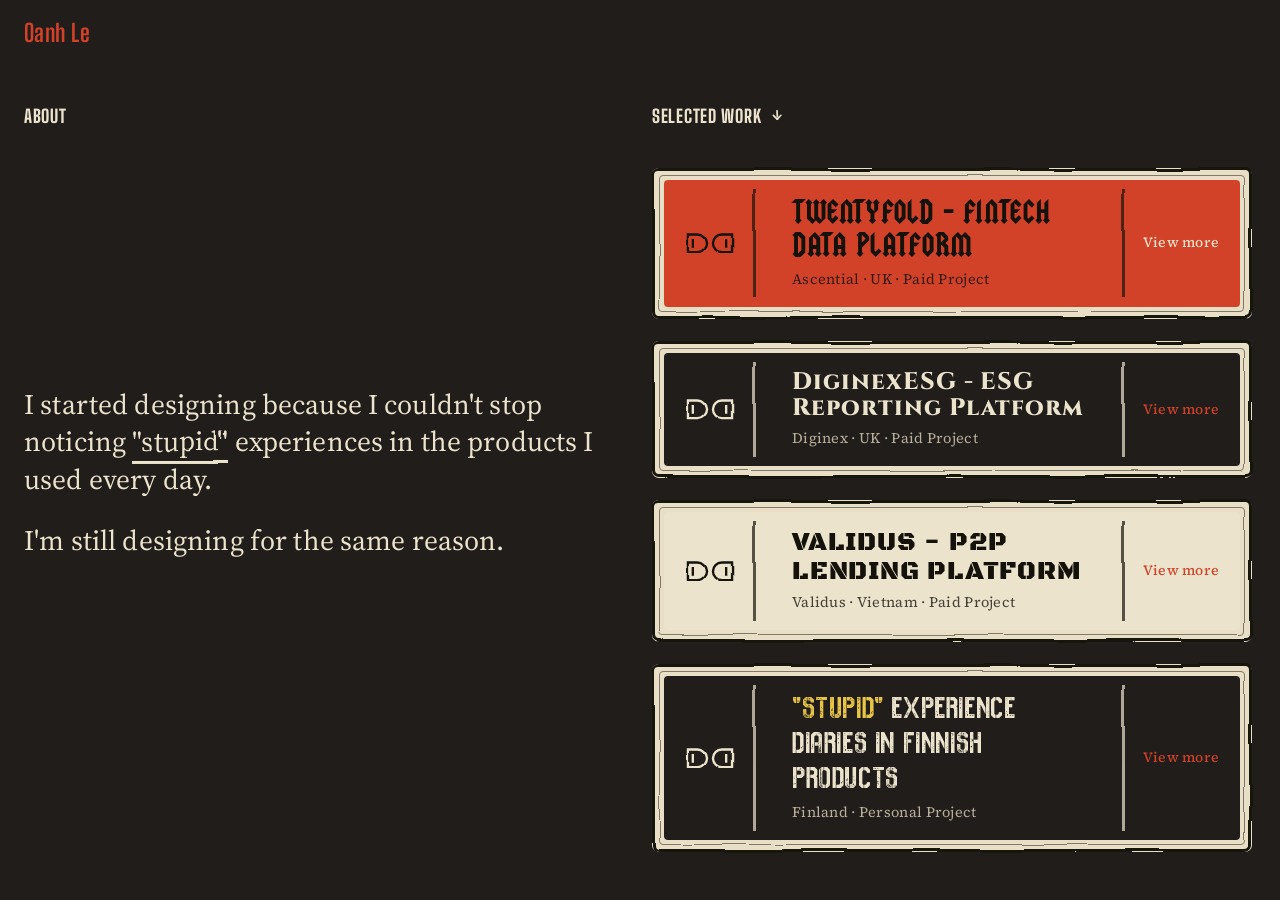
<file: index.html>
<!DOCTYPE html>
<html lang="en">
<head>
<meta charset="UTF-8">
<meta name="viewport" content="width=device-width, initial-scale=1.0, viewport-fit=cover">
<meta name="theme-color" content="#211D1A">
<title>Oanh Le, Product Designer</title>
<link rel="preconnect" href="https://fonts.googleapis.com">
<link rel="preconnect" href="https://fonts.gstatic.com" crossorigin>
<link href="https://fonts.googleapis.com/css2?family=Big+Shoulders+Display:wght@600;700;800&family=Bungee&family=Cinzel:wght@600;700;800;900&family=Source+Serif+4:ital,opsz,wght@0,8..60,300;0,8..60,400;0,8..60,500;0,8..60,600;0,8..60,700;1,8..60,400;1,8..60,500&display=swap" rel="stylesheet">
<link rel="prefetch" href="base.css" as="style">
<link rel="prefetch" href="casestudy.css" as="style">
<link rel="prefetch" href="case-twentyfold.html">
<link rel="prefetch" href="case-diginex.html">
<link rel="prefetch" href="case-validus.html">
<link rel="prefetch" href="case-stupid.html">
<link rel="preload" as="image" href="assets/intro/twentyfold.jpg">
<link rel="preload" as="image" href="assets/intro/esg.jpg">
<link rel="preload" as="image" href="assets/intro/validus.jpg">
<link rel="preload" as="image" href="assets/intro/stupid.jpg">
<link href="base.css" rel="stylesheet">
<link href="home.css" rel="stylesheet">
<link href="casestudy.css" rel="stylesheet">
<script>try{if(sessionStorage.getItem('portfolio-home-state'))document.documentElement.classList.add('home-restoring','home-no-transitions');}catch(e){}</script>
</head>
<body>
<svg class="defs" aria-hidden="true" xmlns="http://www.w3.org/2000/svg">
  <filter id="rough"><feTurbulence type="fractalNoise" baseFrequency="0.013 0.02" numOctaves="2" seed="4" result="n"/><feDisplacementMap in="SourceGraphic" in2="n" scale="4.5" xChannelSelector="R" yChannelSelector="G"/></filter>
  <filter id="rough2"><feTurbulence type="fractalNoise" baseFrequency="0.02 0.035" numOctaves="2" seed="11" result="n"/><feDisplacementMap in="SourceGraphic" in2="n" scale="3" xChannelSelector="R" yChannelSelector="G"/></filter>
</svg>
<div class="page">
<header class="bar">
  <div class="bar-inner">
    <a class="brand" href="#top"><span class="rl">Oanh Le</span></a>
    <nav class="menu menu-mobile" aria-label="Site">
      <a href="#work" class="nav-tab" data-panel="work">Work</a>
      <a href="#about" class="nav-tab" data-panel="about">About</a>
    </nav>
  </div>
</header>

<main id="top" class="home-shell">
  <nav class="home-desktop-tabs" aria-label="Sections">
    <div class="desk-tab-wrap desk-tab-about-wrap">
      <a href="#about" class="desk-tab" data-desk-tab="about">About</a>
      <button type="button" class="desk-close" data-desk-close="about" aria-label="Close About" hidden>
        <svg class="desk-close-icon" viewBox="0 0 24 24" aria-hidden="true" fill="none" stroke="currentColor" stroke-width="2.4" stroke-linecap="round"><path d="M6 6l12 12"/><path d="M18 6 6 18"/></svg>
      </button>
    </div>
    <div class="desk-tab-wrap desk-tab-side-wrap">
      <a href="#side" class="desk-tab" data-desk-tab="side">Side Projects</a>
      <button type="button" class="desk-close" data-desk-close="side" aria-label="Close Side Projects" hidden>
        <svg class="desk-close-icon" viewBox="0 0 24 24" aria-hidden="true" fill="none" stroke="currentColor" stroke-width="2.4" stroke-linecap="round"><path d="M6 6l12 12"/><path d="M18 6 6 18"/></svg>
      </button>
    </div>
    <div class="desk-tab-work-group">
      <button type="button" class="desk-work-title" id="deskWorkTitle" aria-expanded="false" aria-label="Selected Work, expand or collapse all cards">
        <span class="desk-work-title-txt">Selected Work</span>
        <svg class="desk-work-arr" viewBox="0 0 22 22" aria-hidden="true" fill="none" stroke="currentColor" stroke-width="2.2" stroke-linecap="round" stroke-linejoin="round"><path d="M3 11c2.5-.2 5-.35 9-.5"/><path d="M10 5.5c2 1.6 3.5 3.4 5.5 5.5"/><path d="M10 16c2-1.6 3.5-3.2 5.5-5.5"/></svg>
      </button>
    </div>
  </nav>
  <aside class="home-left" aria-label="Introduction">
    <div class="home-left-scroll is-intro" id="leftScroll">
      <div class="scroll-inner scroll-inner-left">
      <div id="panel-left-intro" class="left-panel">
        <p class="thesis">I started designing because I couldn't stop noticing <a href="#work-stupid" class="jump-stupid" aria-label="Jump to Side Projects on the right">"stupid"</a> experiences in the products I used every day.<span class="thesis-tail">I'm still designing for the same reason.</span></p>
      </div>

      <div id="panel-left-about" class="left-panel about-panel" hidden>
        <header class="cs-hero">
          <h1 class="cs-title about-name">Oanh Le</h1>
          <p class="cs-sub subhead">Product Designer in fintech, sustainability tech, and enterprise B2B SaaS.</p>
        </header>
        <div class="rule"></div>
        <div class="ab-block">
          <div class="ab-eyebrow">Experience</div>
          <div class="ab-row">
            <div class="ab-left">
              <div class="ab-role-group">
                <div class="role subhead">Product Designer</div>
                <div class="org"><a class="ab-org-link subhead" href="https://www.hodfords.com/home/main/en/" target="_blank" rel="noopener noreferrer">Hodfords<svg class="ext-icon" viewBox="0 0 24 24" aria-hidden="true" fill="none" stroke="currentColor" stroke-width="2" stroke-linecap="round" stroke-linejoin="round"><path d="M15 3h6v6"/><path d="M10 14 21 3"/></svg></a></div>
              </div>
              <div class="ab-meta-group">
                <div class="meta">Jun 2021 – Aug 2023</div>
                <div class="meta">Remote · Vietnam</div>
              </div>
            </div>
            <div class="ab-right"><ul>
              <li>Shaped product and design strategies aligned with business goals and user needs across fintech and enterprise projects.</li>
              <li>Collaborated with stakeholders and developers to deliver scalable UI/UX solutions for clients.</li>
              <li>Balanced user experience, technical feasibility, and product objectives throughout the design process.</li>
              <li>Clients include: DiginexESG, Ascential.</li>
            </ul></div>
          </div>
          <div class="ab-row">
            <div class="ab-left">
              <div class="ab-role-group">
                <div class="role subhead">Junior UI/UX Designer</div>
                <div class="org"><a class="ab-org-link subhead" href="https://validusgrp.com/" target="_blank" rel="noopener noreferrer">Validus<svg class="ext-icon" viewBox="0 0 24 24" aria-hidden="true" fill="none" stroke="currentColor" stroke-width="2" stroke-linecap="round" stroke-linejoin="round"><path d="M15 3h6v6"/><path d="M10 14 21 3"/></svg></a></div>
              </div>
              <div class="ab-meta-group">
                <div class="meta">Jun 2020 – Jun 2021</div>
                <div class="meta">Vietnam</div>
              </div>
            </div>
            <div class="ab-right"><ul>
              <li>Worked with Product Leadership to define features and improve financial product experiences through user-centered design.</li>
              <li>Conducted market and competitor research to support product decisions across Singapore, Thailand, and Vietnam.</li>
              <li>Partnered with developers to ensure design solutions were practical, scalable, and aligned with business needs.</li>
            </ul></div>
          </div>
        </div>
        <div class="rule"></div>
        <div class="ab-block">
          <div class="ab-eyebrow">Skills</div>
          <div class="ab-grid ab-skills">
            <div class="grp ab-skills-how"><div class="subhead">How I work</div>
              <div class="grp-body">
                <p>Discovery <span class="flow-arrow" aria-hidden="true">→</span> hypothesis <span class="flow-arrow" aria-hidden="true">→</span> low-fi validation <span class="flow-arrow" aria-hidden="true">→</span> high-fidelity design <span class="flow-arrow" aria-hidden="true">→</span> post-launch evaluation.</p>
                <p>I start from the user, who pays, what they're buying, and which design decisions move the metrics that matter.</p>
              </div>
              <div class="subhead">What I do</div>
              <p>User research, User interviewing, Usability testing, Competitive analysis, Product strategy, Feature definition, Wireframing, User interface, Prototyping, Information hierarchy, A/B Testing, Design systems, B2B platforms, Enterprise solutions, Stakeholder management, Cross-functional collaboration, AI-assisted prototyping.</p>
            </div>
            <div class="grp ab-skills-markets"><div class="subhead">Markets and languages</div>
              <div class="grp-body">
                <p>Designed for users across Vietnam, Singapore, Thailand, and European enterprise contexts.</p>
                <p>Vietnamese (native)</p>
                <p>English (professional working proficiency)</p>
              </div>
            </div>
            <div class="grp ab-skills-domains"><div class="subhead">Domains</div>
              <div class="grp-body">
                <p>Fintech. Intelligence platforms, lending marketplaces, SME supply chain financing, regulated multi-market environments.</p>
                <p>Sustainability tech. ESG reporting, multi-framework disclosure, multi-stakeholder workflows, enterprise compliance.</p>
                <p>Enterprise B2B. Multi-entity modelling, complex data products, design systems, subscription surfaces.</p>
              </div>
            </div>
            <div class="grp ab-skills-tools"><div class="subhead">Tools</div>
              <p>Figma · FigJam · Maze · Miro · Jira · Claude · Cursor</p>
            </div>
          </div>
        </div>
        <div class="rule"></div>
        <div class="ab-block ab-duo">
          <div class="ab-duo-col">
            <div class="ab-eyebrow">Education</div>
            <div class="grp">
              <div class="ab-sub">Tampere University of Applied Sciences (TAMK), Finland</div>
              <div class="grp-body">
                <p>Bachelor of Culture and Arts</p>
                <p>Minor: Interactive Media</p>
              </div>
            </div>
          </div>
          <div class="ab-duo-col">
            <div class="ab-eyebrow">Recommendations</div>
            <p class="ab-quote">"Oanh is a critical thinker. Her inquisitive mind and appreciation for art clearly reflect the qualities of a promising UX designer. She works closely with her development team to ensure her designs are practical and achievable, and this collaborative spirit would make her a valuable addition to any organisation."
              <span class="by">Keith Ong · Technical Manager, Validus</span>
            </p>
          </div>
        </div>
        <footer class="left-footer">
          <div class="rule"></div>
          <div class="contact">
            <a class="ci" href="mailto:lengocoanh1911@gmail.com">lengocoanh1911@gmail.com</a>
            <a class="ci" href="tel:+3584578338834">+358 457 833 8834</a>
            <a class="ci link" href="https://www.behance.net/lengocoanh" target="_blank" rel="noopener noreferrer">Behance<svg class="ext-icon" viewBox="0 0 24 24" aria-hidden="true" fill="none" stroke="currentColor" stroke-width="2" stroke-linecap="round" stroke-linejoin="round"><path d="M15 3h6v6"/><path d="M10 14 21 3"/></svg></a>
            <a class="ci link" href="https://www.linkedin.com/in/oanh-le-391289180" target="_blank" rel="noopener noreferrer">LinkedIn<svg class="ext-icon" viewBox="0 0 24 24" aria-hidden="true" fill="none" stroke="currentColor" stroke-width="2" stroke-linecap="round" stroke-linejoin="round"><path d="M15 3h6v6"/><path d="M10 14 21 3"/></svg></a>
          </div>
        </footer>
      </div>

      <div id="panel-left-side" class="left-panel side-panel" hidden>
        <h2 class="side-title">Side Projects</h2>
        <p class="side-empty">Upload later</p>
      </div>
      </div>
    </div>
    <div class="home-left-foot">
      <nav class="home-nav" aria-label="Left column">
        <div class="left-tab-row" data-left-row="about">
          <a href="#about" class="left-tab" data-left="about">About</a>
          <button type="button" class="left-close" data-close="about" aria-label="Close About" hidden>
            <svg class="left-close-icon" viewBox="0 0 24 24" aria-hidden="true" fill="none" stroke="currentColor" stroke-width="2.4" stroke-linecap="round"><path d="M6 6l12 12"/><path d="M18 6 6 18"/></svg>
          </button>
        </div>
        <div class="left-tab-row" data-left-row="side">
          <a href="#side" class="left-tab" data-left="side">Side Projects</a>
          <button type="button" class="left-close" data-close="side" aria-label="Close Side Projects" hidden>
            <svg class="left-close-icon" viewBox="0 0 24 24" aria-hidden="true" fill="none" stroke="currentColor" stroke-width="2.4" stroke-linecap="round"><path d="M6 6l12 12"/><path d="M18 6 6 18"/></svg>
          </button>
        </div>
      </nav>
    </div>
  </aside>

  <div class="home-right">
    <div class="home-right-scroll" id="rightScroll">
      <div class="scroll-inner scroll-inner-right">
      <div id="panel-work" class="right-panel">
      <section id="work" class="work-section">
        <div class="section-head">
          <h2>Selected Work</h2>
        </div>
        <div class="stack" id="stack">

          <article class="tape tape-twentyfold" data-case="case-twentyfold.html">
            <div class="spine">
              <div class="cap-l"><svg class="ddlogo" viewBox="0 0 34 14" aria-hidden="true" fill="none"><path d="M2 1h7a6 6 0 0 1 0 12H2zM6 4v6" stroke="currentColor" stroke-width="1.6"/><path d="M32 1h-7a6 6 0 0 0 0 12h7zM28 4v6" stroke="currentColor" stroke-width="1.6"/></svg></div>
              <div class="label">
                <div class="tname"><span class="tname-long">Twentyfold - Fintech Data Platform</span><span class="tname-short">Twentyfold</span></div>
                <div class="talbum"><span class="talbum-org">Ascential · </span>UK · Paid Project</div>
              </div>
              <div class="cap-r">
                <a class="viewmore" href="case-twentyfold.html" aria-label="View Twentyfold case study">View more</a>
              </div>
            </div>
            <div class="detail">
              <div class="detail-inner">
                <div class="ddiv"></div>
                <div class="detail-in">
                  <div class="slotwrap"><img src="./assets/intro/twentyfold.jpg" alt="Twentyfold fintech intelligence platform" width="1400" height="719" loading="eager" decoding="async" fetchpriority="high"></div>
                  <div class="d-text">
                    <div class="d-block"><div class="d-lab">What it is</div><p>Fintech intelligence platform built for Money20/20.</p></div>
                    <div class="d-block"><div class="d-lab">Role + team</div><p>Sole product designer · 1 product owner · 6 engineers</p></div>
                    <div class="d-tags"><span>Information architecture</span><span>Fintech intelligence</span></div>
                  </div>
                </div>
              </div>
            </div>
          </article>

          <article class="tape tape-diginex" data-case="case-diginex.html">
            <div class="spine">
              <div class="cap-l"><svg class="ddlogo" viewBox="0 0 34 14" aria-hidden="true" fill="none"><path d="M2 1h7a6 6 0 0 1 0 12H2zM6 4v6" stroke="currentColor" stroke-width="1.6"/><path d="M32 1h-7a6 6 0 0 0 0 12h7zM28 4v6" stroke="currentColor" stroke-width="1.6"/></svg></div>
              <div class="label">
                <div class="tname"><span class="tname-long">DiginexESG - ESG Reporting Platform</span><span class="tname-short">DiginexESG</span></div>
                <div class="talbum"><span class="talbum-org">Diginex · </span>UK · Paid Project</div>
              </div>
              <div class="cap-r">
                <a class="viewmore" href="case-diginex.html" aria-label="View DiginexESG case study">View more</a>
              </div>
            </div>
            <div class="detail">
              <div class="detail-inner">
                <div class="ddiv"></div>
                <div class="detail-in">
                  <div class="slotwrap"><img src="./assets/intro/esg.jpg" alt="DiginexESG sustainability reporting platform" width="1400" height="719" loading="eager" decoding="async"></div>
                  <div class="d-text">
                    <div class="d-block"><div class="d-lab">What it is</div><p>Powered ESG reporting platform for enterprise sustainability teams.</p></div>
                    <div class="d-block"><div class="d-lab">Role + team</div><p>1 of 4 designers · 3 product manager · 6 engineers</p></div>
                    <div class="d-tags"><span>Sustainability tech</span><span>B2B SaaS</span></div>
                  </div>
                </div>
              </div>
            </div>
          </article>

          <article class="tape tape-validus" data-case="case-validus.html">
            <div class="spine">
              <div class="cap-l"><svg class="ddlogo" viewBox="0 0 34 14" aria-hidden="true" fill="none"><path d="M2 1h7a6 6 0 0 1 0 12H2zM6 4v6" stroke="currentColor" stroke-width="1.6"/><path d="M32 1h-7a6 6 0 0 0 0 12h7zM28 4v6" stroke="currentColor" stroke-width="1.6"/></svg></div>
              <div class="label">
                <div class="tname"><span class="tname-long">Validus - P2P Lending Platform</span><span class="tname-short">Validus</span></div>
                <div class="talbum"><span class="talbum-org">Validus · </span>Vietnam · Paid Project</div>
              </div>
              <div class="cap-r">
                <a class="viewmore" href="case-validus.html" aria-label="View Validus case study">View more</a>
              </div>
            </div>
            <div class="detail">
              <div class="detail-inner">
                <div class="ddiv"></div>
                <div class="detail-in">
                  <div class="slotwrap"><img src="./assets/intro/validus.jpg" alt="Validus investment web app" width="1400" height="719" loading="eager" decoding="async"></div>
                  <div class="d-text">
                    <div class="d-block"><div class="d-lab">What it is</div><p>SME lending marketplace connecting accredited investors and SMEs across Southeast Asia.</p></div>
                    <div class="d-block"><div class="d-lab">Role + team</div><p>1 of 2 designers · 1 product owner · 8 engineers</p></div>
                    <div class="d-tags"><span>Investment</span><span>Two-sided marketplace</span><span>Multi-market</span></div>
                  </div>
                </div>
              </div>
            </div>
          </article>

          <article class="tape tape-stupid" id="work-stupid" data-case="case-stupid.html">
            <div class="spine">
              <div class="cap-l"><svg class="ddlogo" viewBox="0 0 34 14" aria-hidden="true" fill="none"><path d="M2 1h7a6 6 0 0 1 0 12H2zM6 4v6" stroke="currentColor" stroke-width="1.6"/><path d="M32 1h-7a6 6 0 0 0 0 12h7zM28 4v6" stroke="currentColor" stroke-width="1.6"/></svg></div>
              <div class="label">
                <div class="tname"><span class="tname-long"><span class="tname-stupid">"Stupid"</span><span class="tname-rest"> experience diaries in Finnish products</span></span><span class="tname-short"><span class="tname-stupid">"Stupid"</span><span class="tname-rest"> experience diaries</span></span></div>
                <div class="talbum">Finland · Personal Project</div>
              </div>
              <div class="cap-r">
                <a class="viewmore" href="case-stupid.html" aria-label="View Stupid experiences case study">View more</a>
              </div>
            </div>
            <div class="detail">
              <div class="detail-inner">
                <div class="ddiv"></div>
                <div class="detail-in">
                  <div class="slotwrap"><img src="./assets/intro/stupid.jpg" alt="Stupid experiences — illustrated study of everyday app friction in Finland" width="1400" height="885" loading="eager" decoding="async"></div>
                  <div class="d-text">
                    <div class="d-block"><div class="d-lab">Products</div><p>S-mobiili, K-ruoka, One4all…</p></div>
                    <div class="d-block"><div class="d-lab">Role + scope</div><p>Just me, diary, critique, and improve proposals.</p></div>
                    <div class="d-tags"><span>UX diary</span><span>Finland</span></div>
                  </div>
                </div>
              </div>
            </div>
          </article>

        </div>
      </section>
      </div>
      <div id="panel-case" class="right-panel home-case-panel" hidden>
        <main class="cs home-cs"></main>
      </div>
      </div>
    </div>
  </div>
</main>
</div>

<script src="casestudy.js"></script>
<script src="home.js"></script>
</body>
</html>
</file>
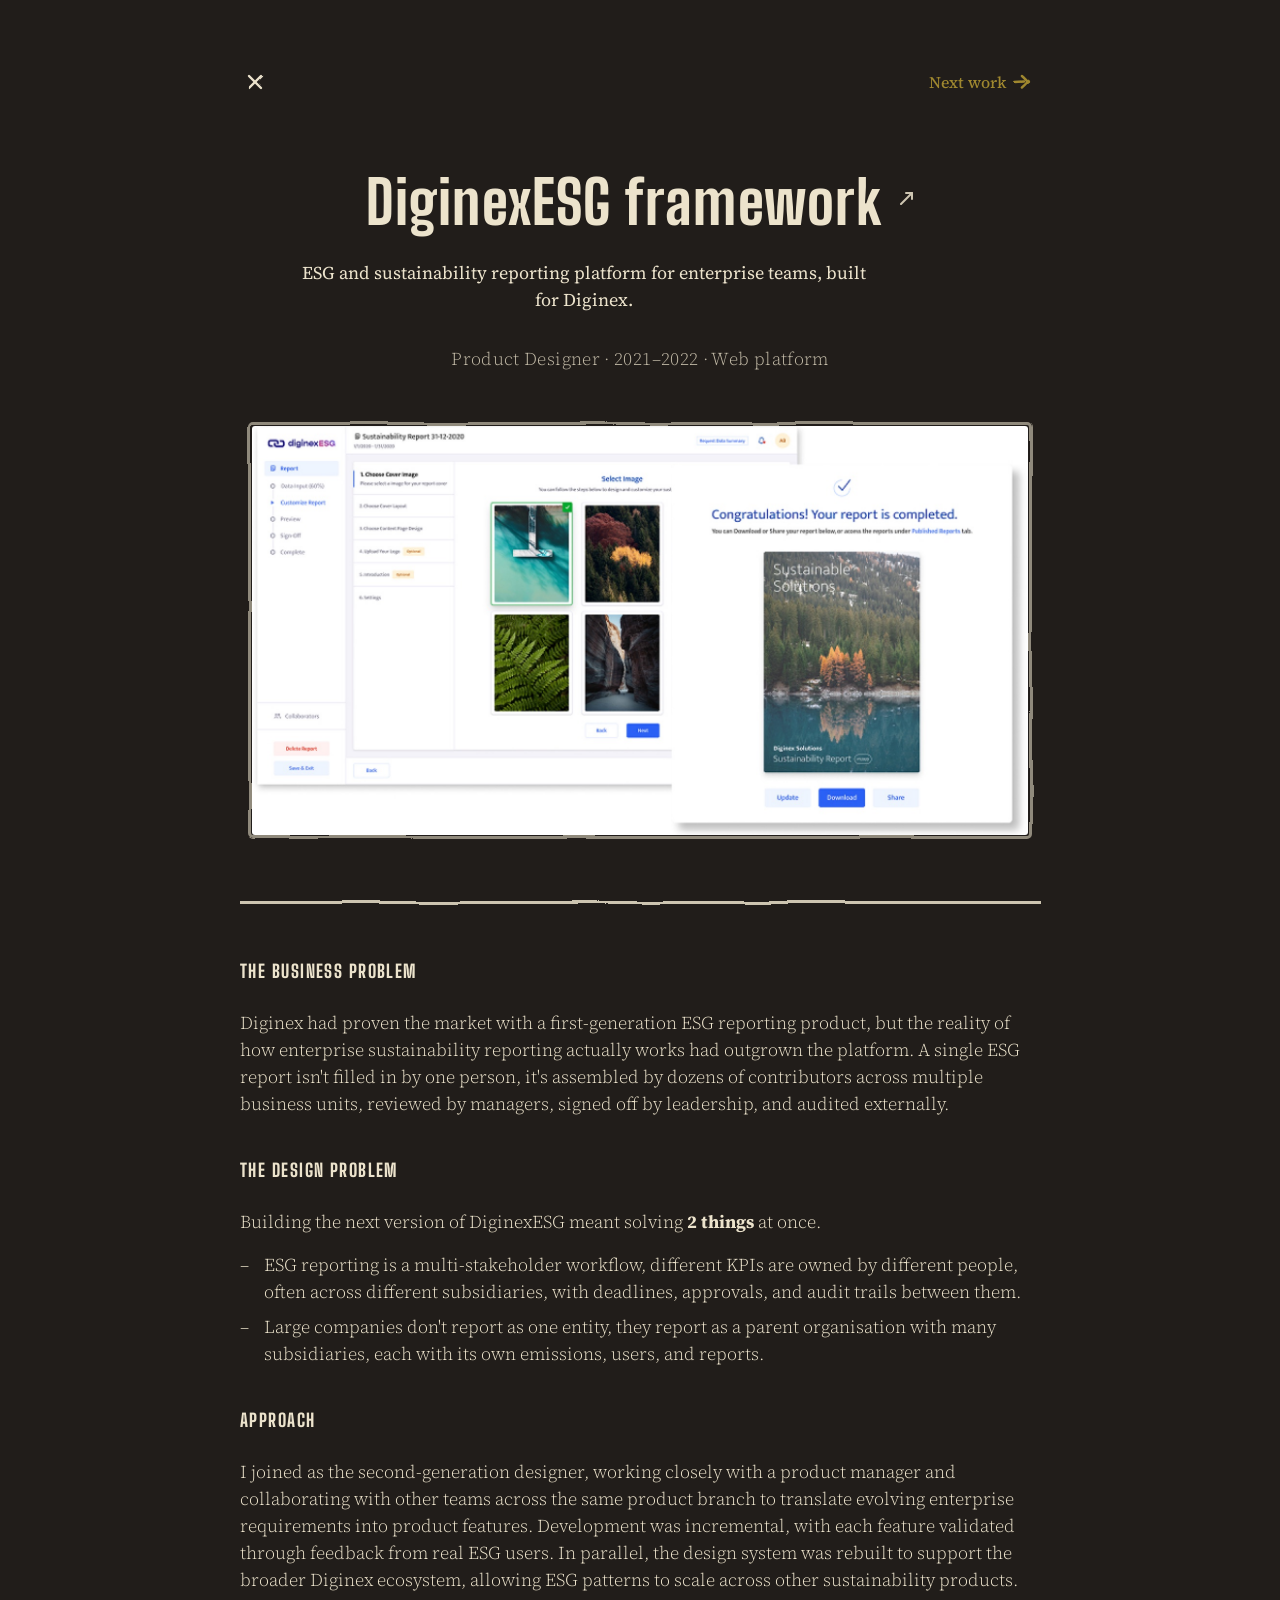
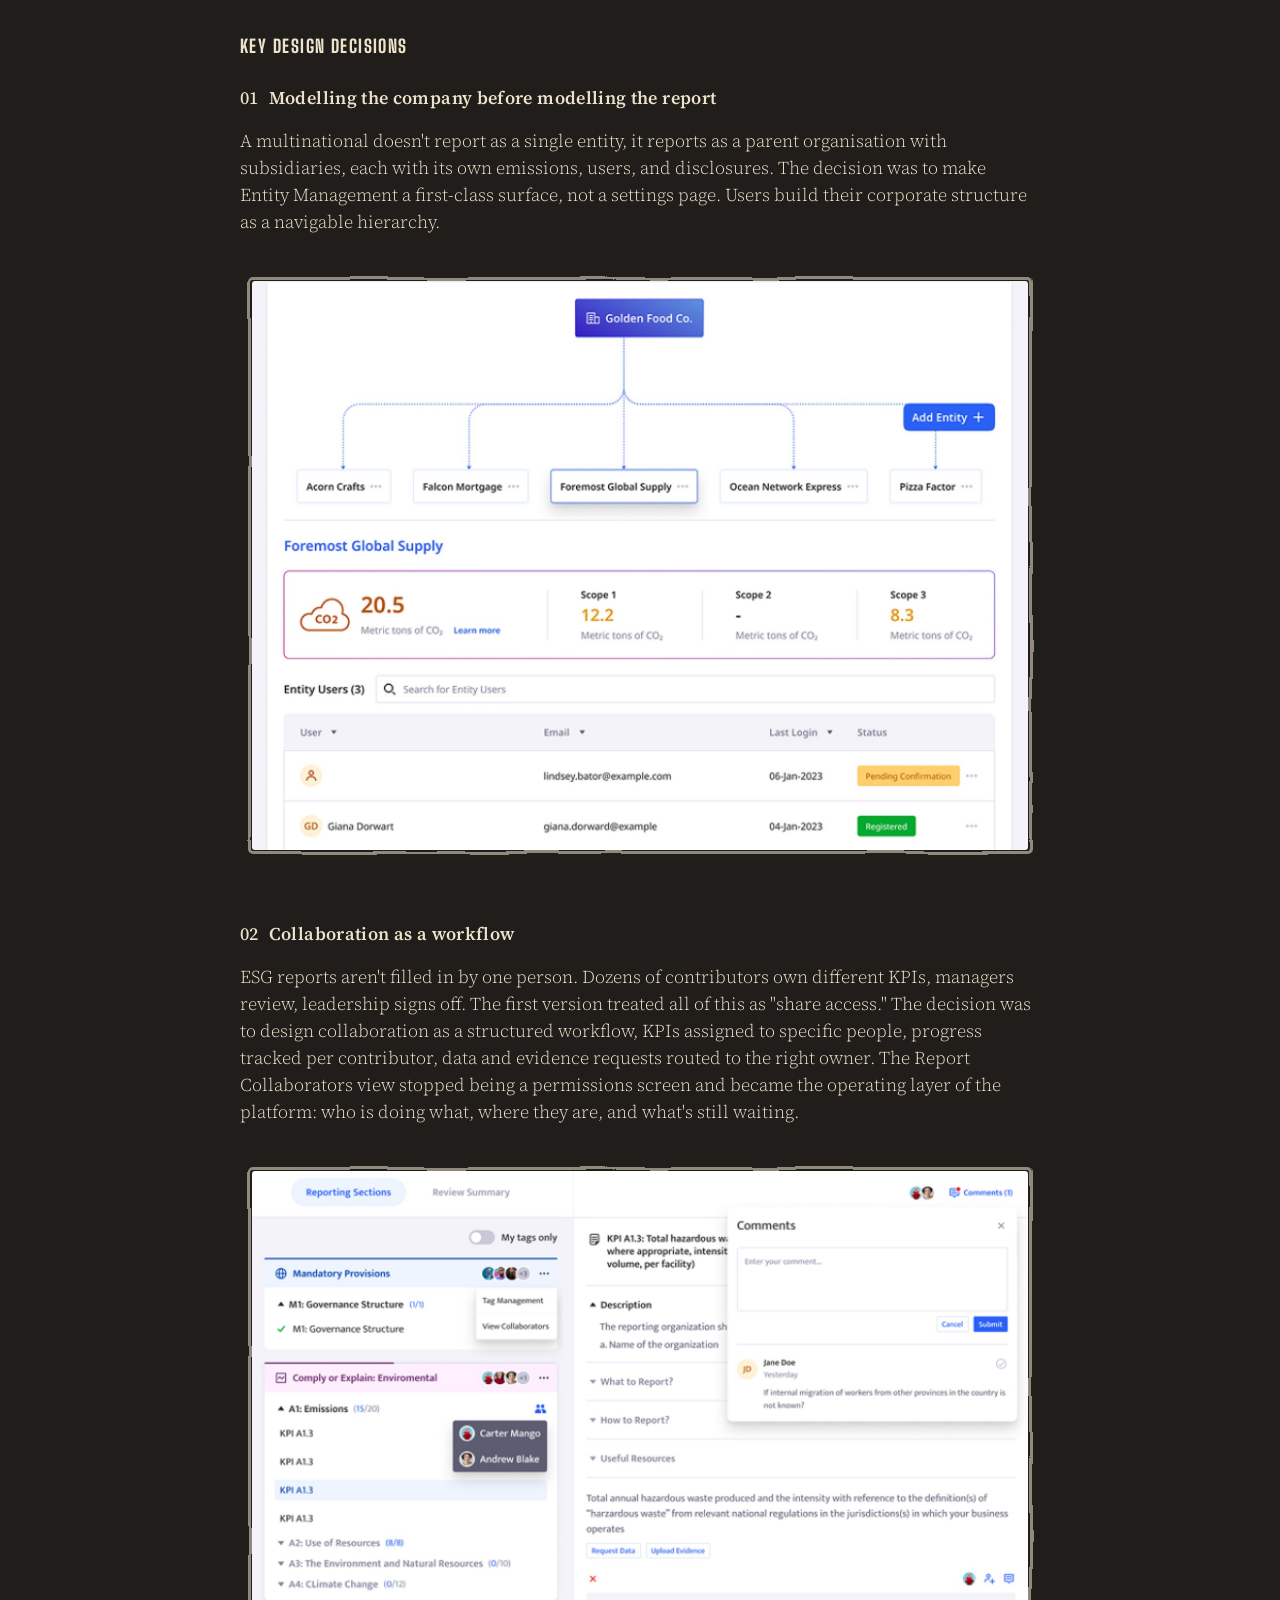
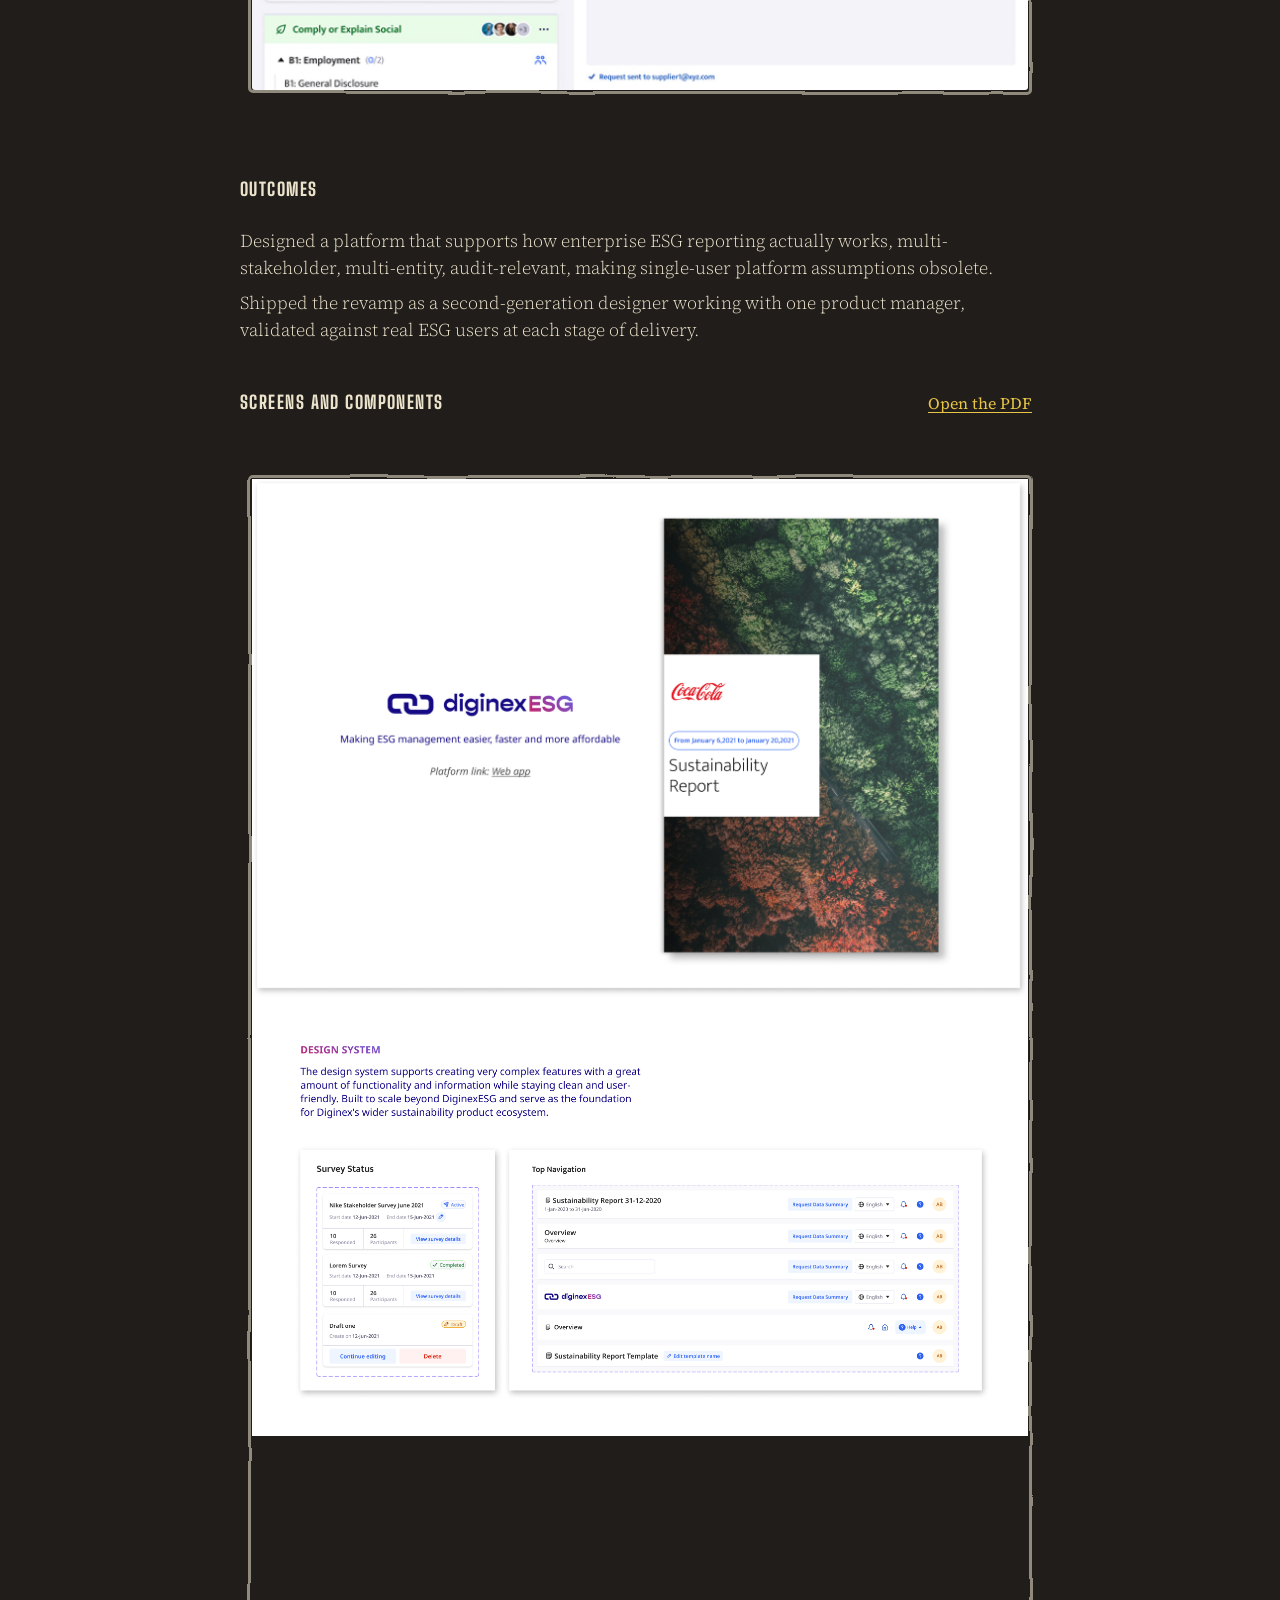
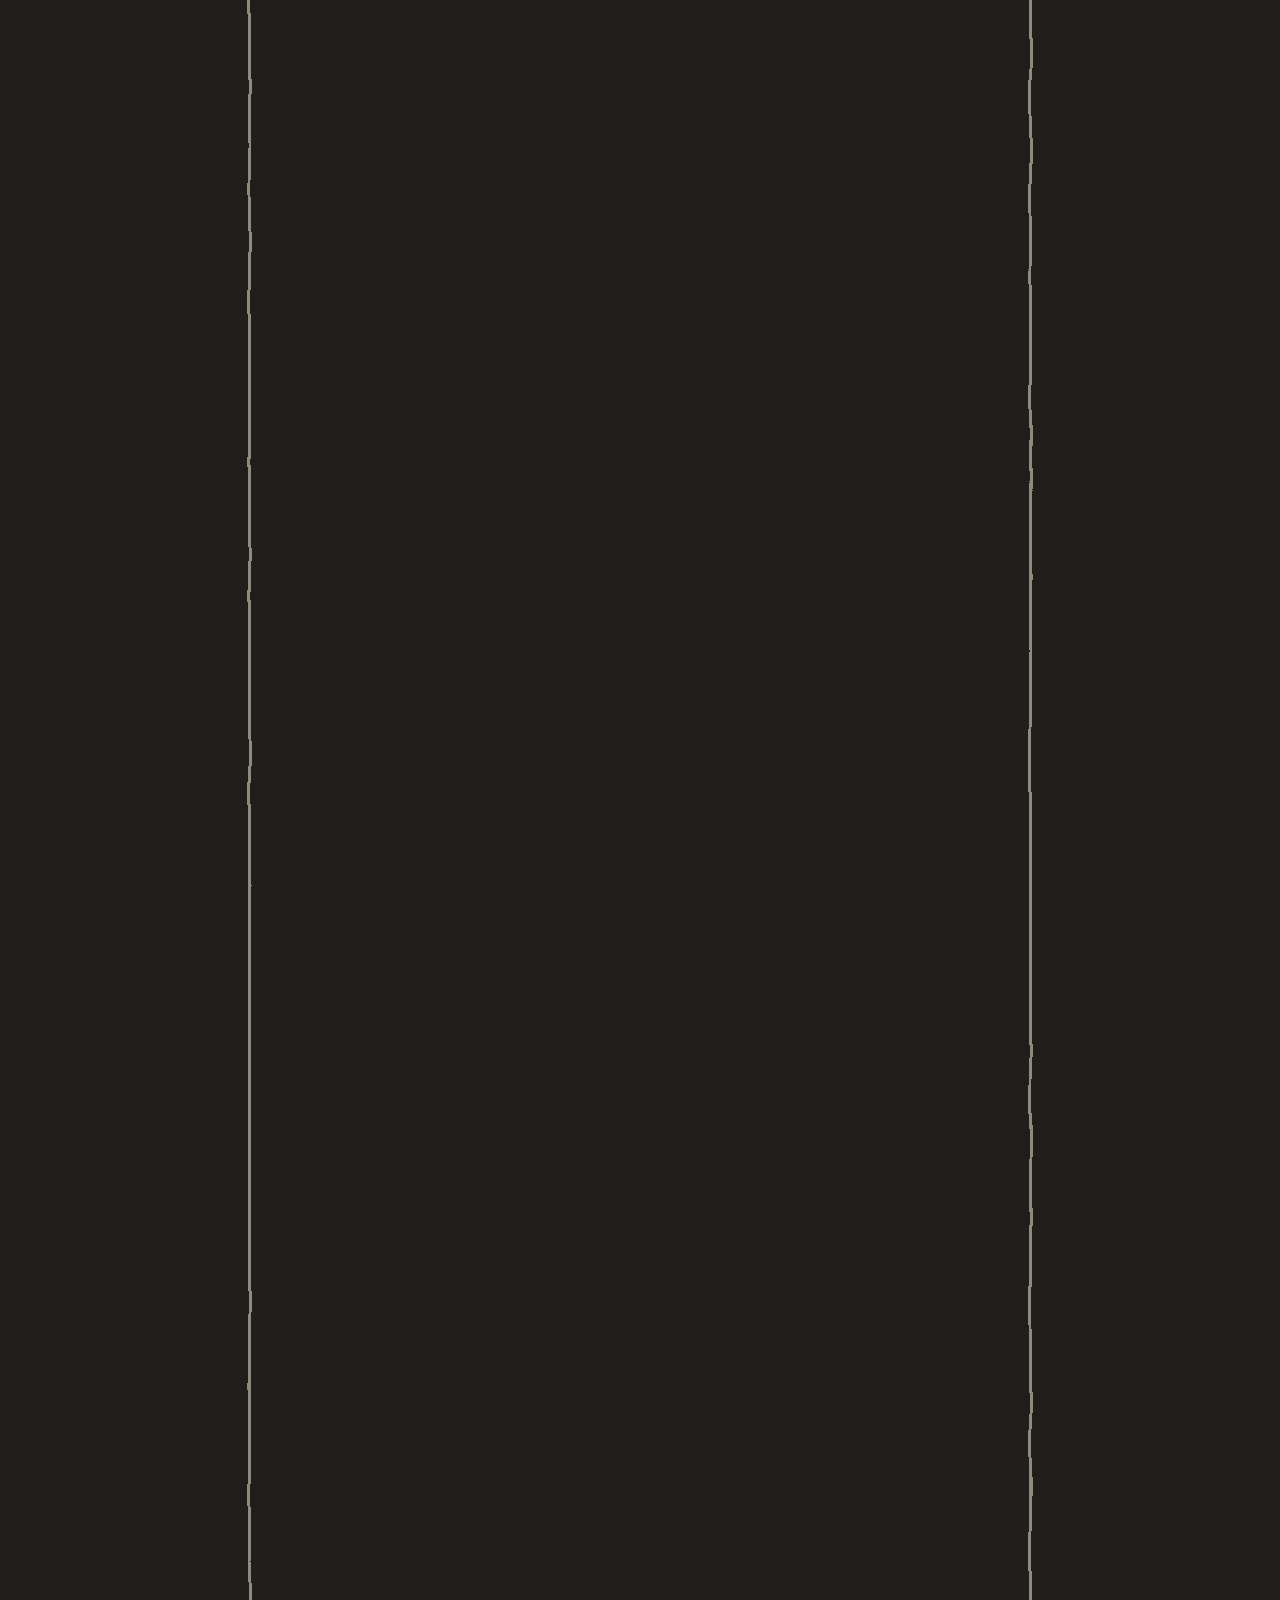
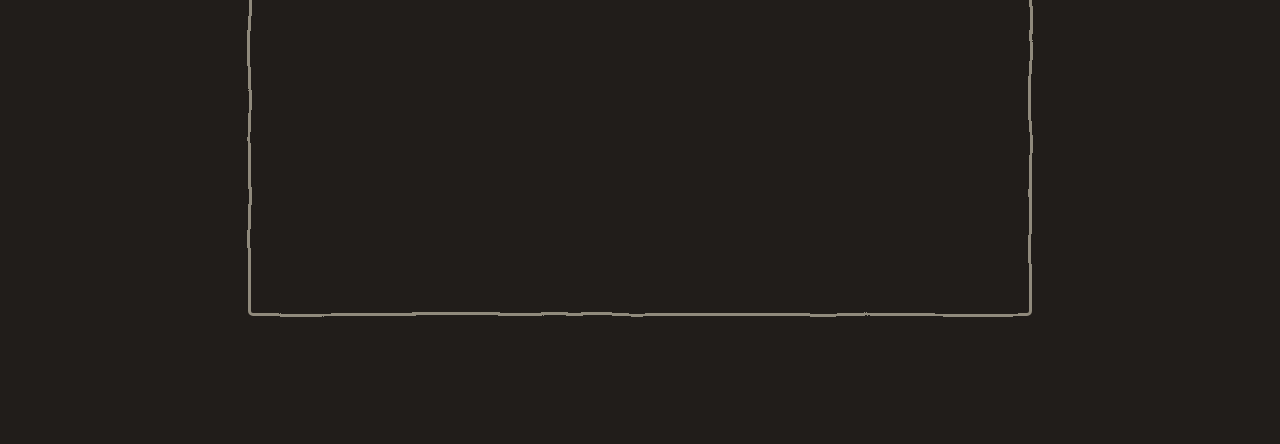
<file: case-diginex.html>
<!DOCTYPE html>
<html lang="en">
<head>
<meta charset="UTF-8">
<meta name="viewport" content="width=device-width, initial-scale=1.0">
<title>DiginexESG — Oanh Le</title>
<link rel="preconnect" href="https://fonts.googleapis.com">
<link rel="preconnect" href="https://fonts.gstatic.com" crossorigin>
<link href="https://fonts.googleapis.com/css2?family=Big+Shoulders+Display:wght@600;700;800&family=Source+Serif+4:ital,opsz,wght@0,8..60,300;0,8..60,400;0,8..60,500;0,8..60,600;0,8..60,700;1,8..60,400;1,8..60,500&display=swap" rel="stylesheet">
<link href="base.css" rel="stylesheet">
<link href="casestudy.css" rel="stylesheet">
</head>
<body>
<svg class="defs" aria-hidden="true" xmlns="http://www.w3.org/2000/svg">
  <filter id="rough"><feTurbulence type="fractalNoise" baseFrequency="0.013 0.02" numOctaves="2" seed="4" result="n"/><feDisplacementMap in="SourceGraphic" in2="n" scale="4.5" xChannelSelector="R" yChannelSelector="G"/></filter>
  <filter id="rough2"><feTurbulence type="fractalNoise" baseFrequency="0.02 0.035" numOctaves="2" seed="11" result="n"/><feDisplacementMap in="SourceGraphic" in2="n" scale="3" xChannelSelector="R" yChannelSelector="G"/></filter>
</svg>
<main class="cs">

  <nav class="cs-back" aria-label="Case study navigation">
    <a class="cs-nav-link cs-nav-close" href="index.html#work" aria-label="Close case study"><svg class="cs-nav-close-icon" viewBox="0 0 24 24" aria-hidden="true" fill="none" stroke="currentColor" stroke-width="2.4" stroke-linecap="round"><path d="M6 6l12 12"/><path d="M18 6 6 18"/></svg></a>
    <a class="cs-nav-link cs-nav-next" href="case-validus.html">Next work<svg class="cs-nav-next-icon" viewBox="0 0 22 22" aria-hidden="true" fill="none" stroke="currentColor" stroke-width="2.2" stroke-linecap="round" stroke-linejoin="round"><path d="M3 11c2.5-.2 5-.35 9-.5"/><path d="M10 5.5c2 1.6 3.5 3.4 5.5 5.5"/><path d="M10 16c2-1.6 3.5-3.2 5.5-5.5"/></svg></a>
  </nav>
  <header class="cs-hero">
    <div class="cs-title-row">
      <h1 class="cs-title">DiginexESG framework</h1>
      <a class="cs-title-link" href="https://www.diginex.com/sustainability-reporting" target="_blank" rel="noopener noreferrer" aria-label="Open Diginex sustainability reporting"><svg viewBox="0 0 24 24" aria-hidden="true" fill="none" stroke="currentColor" stroke-width="2" stroke-linecap="round" stroke-linejoin="round"><path d="M15 3h6v6"/><path d="M10 14 21 3"/></svg></a>
    </div>
    <p class="cs-sub">ESG and sustainability reporting platform for enterprise teams, built for Diginex.</p>
    <div class="cs-meta">Product Designer · 2021–2022 · Web platform</div>
  </header>
  <div class="cs-figure"><figure class="cs-figure-img"><img src="assets/diginex/1.jpg" alt="DiginexESG sustainability report builder" width="1600" height="844" loading="eager" decoding="async"></figure></div>
  <div class="rule"></div>
  <section class="sec"><h2 class="sec-label">The business problem</h2>
    <p>Diginex had proven the market with a first-generation ESG reporting product, but the reality of how enterprise sustainability reporting actually works had outgrown the platform. A single ESG report isn't filled in by one person, it's assembled by dozens of contributors across multiple business units, reviewed by managers, signed off by leadership, and audited externally.</p>
  </section>
  <section class="sec"><h2 class="sec-label">The design problem</h2>
    <p>Building the next version of DiginexESG meant solving <strong>2 things</strong> at once.</p>
    <ul>
      <li>ESG reporting is a multi-stakeholder workflow, different KPIs are owned by different people, often across different subsidiaries, with deadlines, approvals, and audit trails between them.</li>
      <li>Large companies don't report as one entity, they report as a parent organisation with many subsidiaries, each with its own emissions, users, and reports.</li>
    </ul>
  </section>
  <section class="sec"><h2 class="sec-label">Approach</h2>
    <p>I joined as the second-generation designer, working closely with a product manager and collaborating with other teams across the same product branch to translate evolving enterprise requirements into product features. Development was incremental, with each feature validated through feedback from real ESG users. In parallel, the design system was rebuilt to support the broader Diginex ecosystem, allowing ESG patterns to scale across other sustainability products.</p>
  </section>
  <section class="sec"><h2 class="sec-label">Key design decisions</h2>
    <div class="decision"><div class="d-title"><span class="d-num">01</span>Modelling the company before modelling the report</div>
      <p>A multinational doesn't report as a single entity, it reports as a parent organisation with subsidiaries, each with its own emissions, users, and disclosures. The decision was to make Entity Management a first-class surface, not a settings page. Users build their corporate structure as a navigable hierarchy.</p>
      <div class="cs-figure"><figure class="cs-figure-img"><img src="assets/diginex/2.jpg" alt="DiginexESG Entity Management — corporate structure as a hierarchy" width="1600" height="1172" loading="lazy" decoding="async"></figure></div>
    </div>
    <div class="decision"><div class="d-title"><span class="d-num">02</span>Collaboration as a workflow</div>
      <p>ESG reports aren't filled in by one person. Dozens of contributors own different KPIs, managers review, leadership signs off. The first version treated all of this as "share access." The decision was to design collaboration as a structured workflow, KPIs assigned to specific people, progress tracked per contributor, data and evidence requests routed to the right owner. The Report Collaborators view stopped being a permissions screen and became the operating layer of the platform: who is doing what, where they are, and what's still waiting.</p>
      <div class="cs-figure"><figure class="cs-figure-img"><img src="assets/diginex/3.jpg" alt="DiginexESG Report Collaborators — KPIs, comments and evidence requests" width="1600" height="1072" loading="lazy" decoding="async"></figure></div>
    </div>
  </section>
  <section class="sec"><h2 class="sec-label">Outcomes</h2>
    <p>Designed a platform that supports how enterprise ESG reporting actually works, multi-stakeholder, multi-entity, audit-relevant, making single-user platform assumptions obsolete.</p>
    <p>Shipped the revamp as a second-generation designer working with one product manager, validated against real ESG users at each stage of delivery.</p>
  </section>
  <section class="cs-archive" data-archive>
    <div class="cs-archive-head">
      <button type="button" class="cs-archive-toggle" aria-expanded="false">Screens and components<svg class="cs-archive-arr" viewBox="0 0 22 22" aria-hidden="true" fill="none" stroke="currentColor" stroke-width="2.2" stroke-linecap="round" stroke-linejoin="round"><path d="M3 11c2.5-.2 5-.35 9-.5"/><path d="M10 5.5c2 1.6 3.5 3.4 5.5 5.5"/><path d="M10 16c2-1.6 3.5-3.2 5.5-5.5"/></svg></button>
      <a class="text-btn cs-archive-pdf" href="assets/ESG-old-port.pdf" target="_blank" rel="noopener noreferrer">Open the PDF</a>
    </div>
    <div class="cs-archive-detail">
      <div class="cs-archive-detail-inner">
        <div class="cs-archive-strip" role="group" aria-label="DiginexESG screenshots and component library">
          <img src="assets/ESG-old-port/1.jpg" alt="" width="6270" height="4178" loading="lazy" decoding="async">
          <img src="assets/ESG-old-port/2.jpg" alt="" width="6162" height="3488" loading="lazy" decoding="async">
          <img src="assets/ESG-old-port/3.jpg" alt="" width="6162" height="4586" loading="lazy" decoding="async">
          <img src="assets/ESG-old-port/4.jpg" alt="" width="6162" height="4562" loading="lazy" decoding="async">
          <img src="assets/ESG-old-port/5.jpg" alt="" width="6162" height="3878" loading="lazy" decoding="async">
          <img src="assets/ESG-old-port/6.jpg" alt="" width="3081" height="1730" loading="lazy" decoding="async">
        </div>
      </div>
    </div>
  </section>
</main>

<script src="casestudy.js"></script>
</body>
</html>
</file>
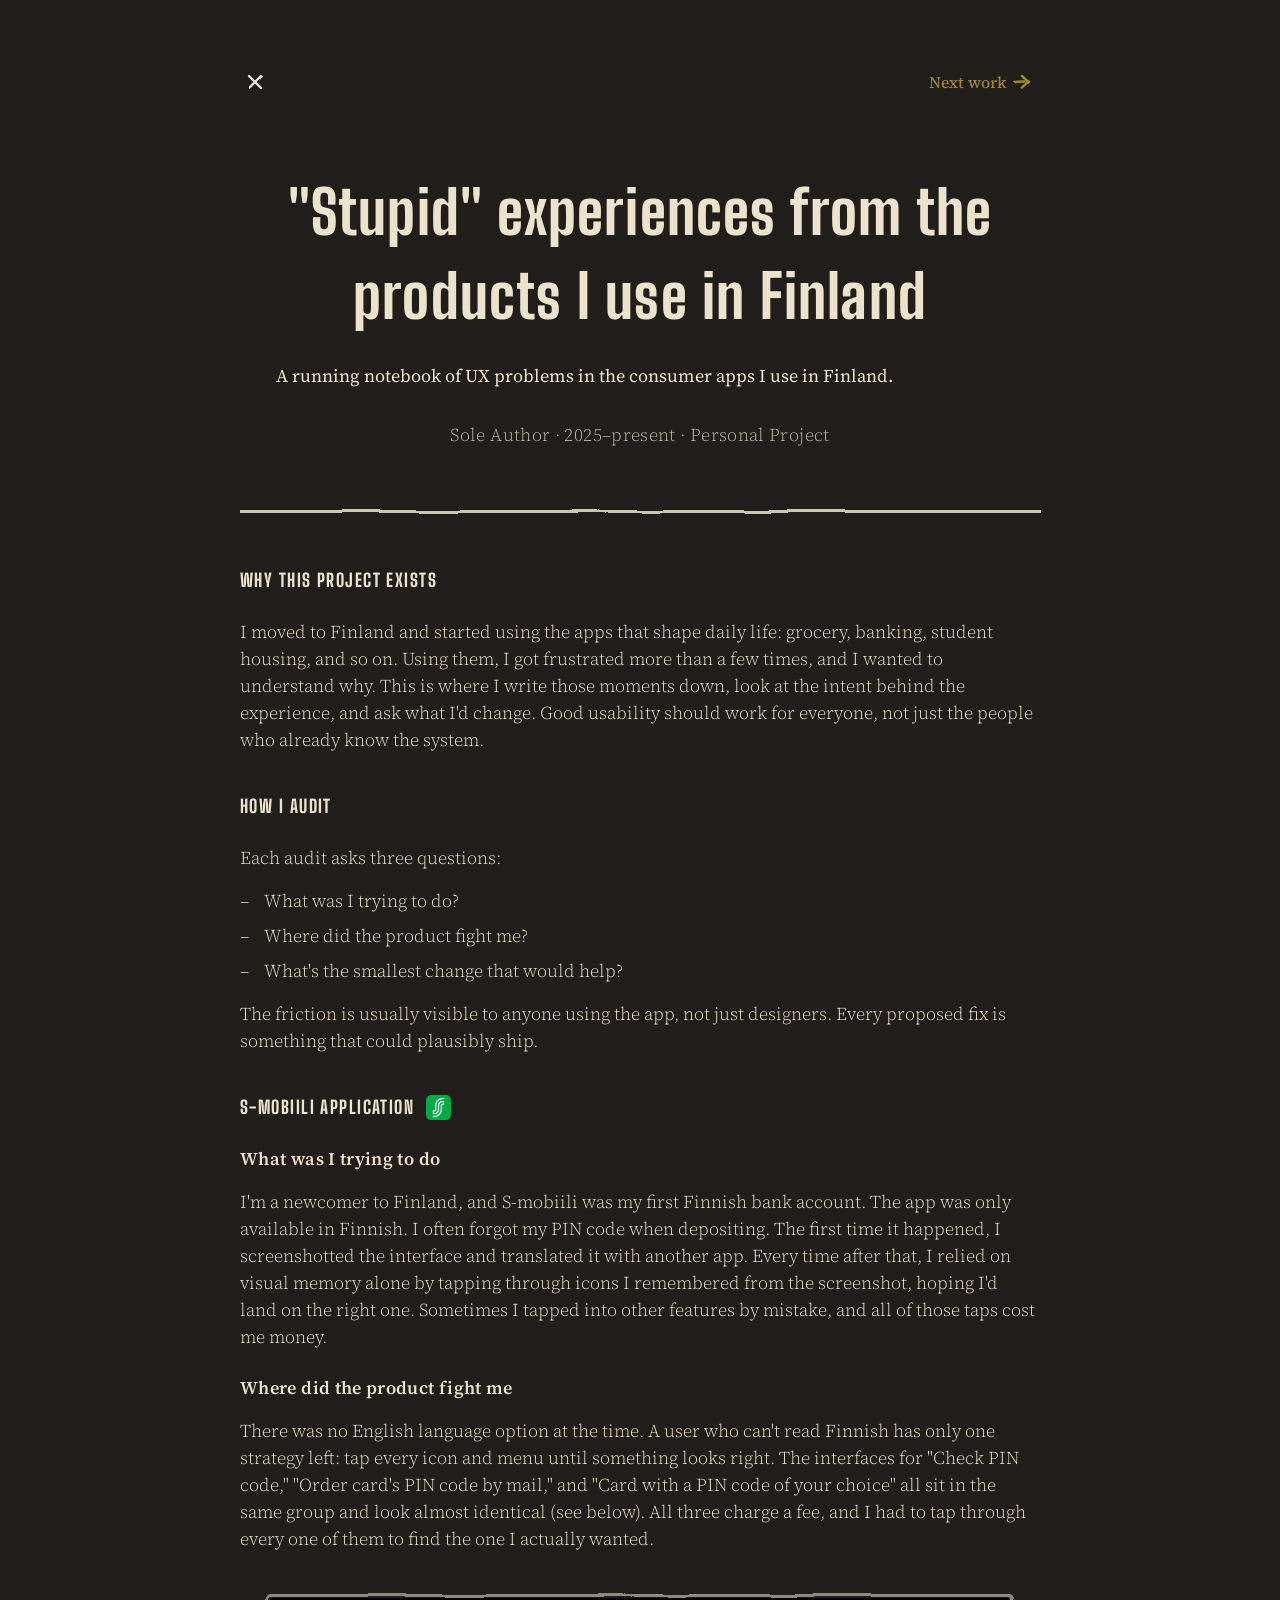
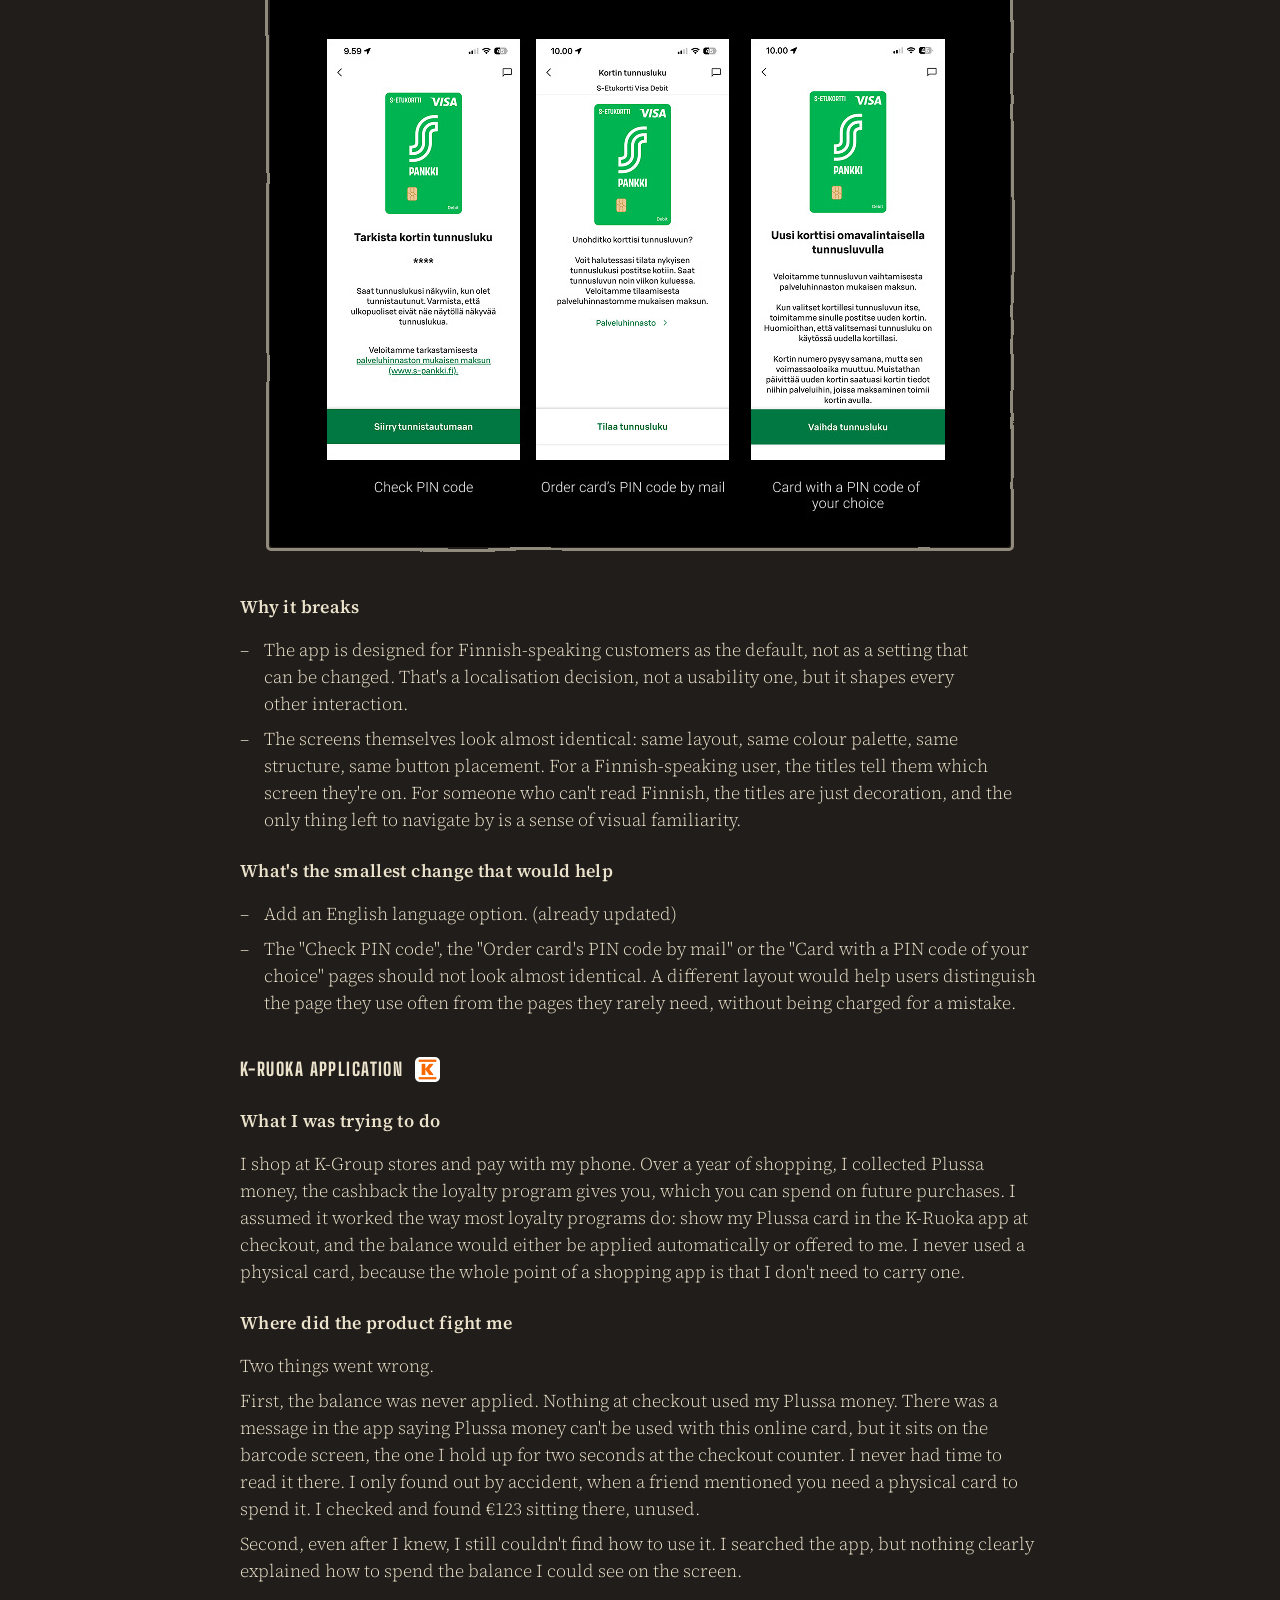
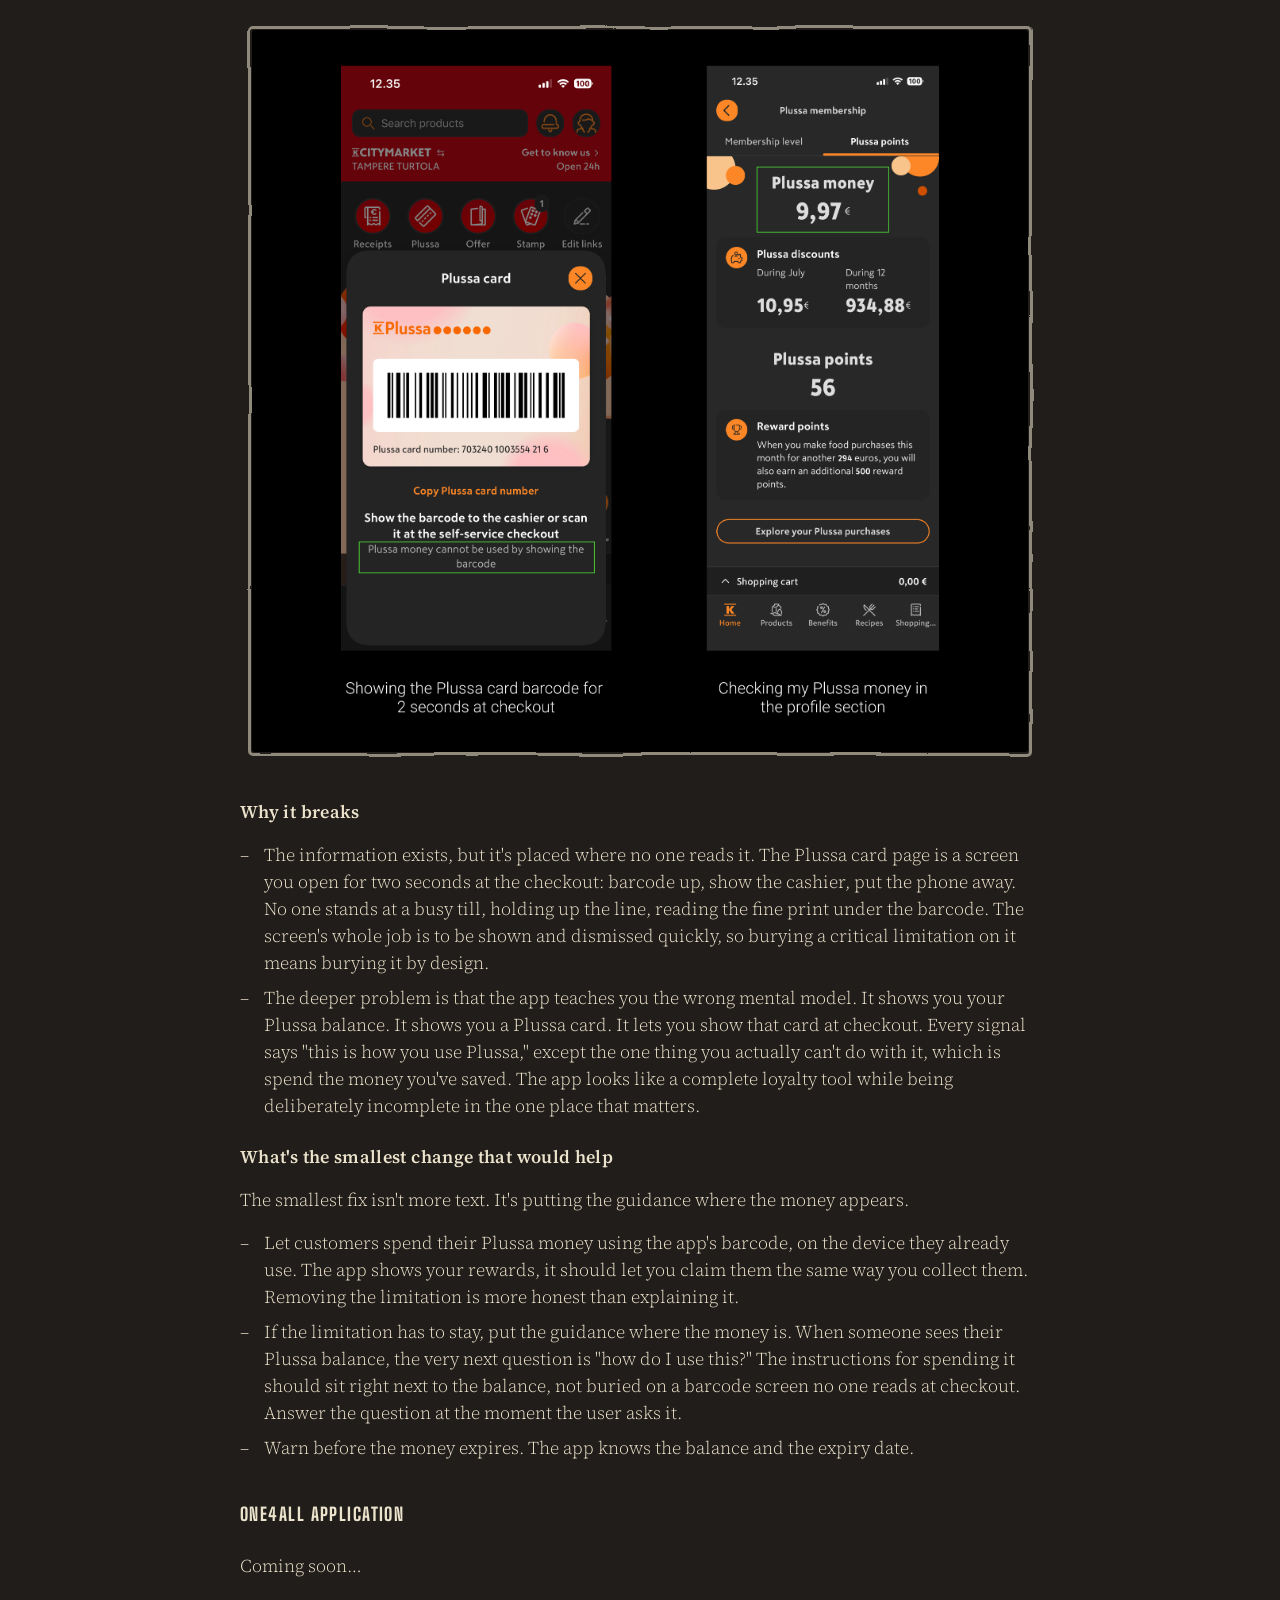
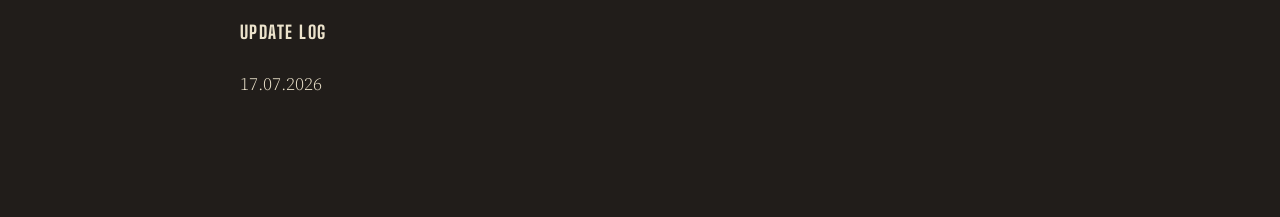
<file: case-stupid.html>
<!DOCTYPE html>
<html lang="en">
<head>
<meta charset="UTF-8">
<meta name="viewport" content="width=device-width, initial-scale=1.0">
<title>Stupid experiences — Oanh Le</title>
<link rel="preconnect" href="https://fonts.googleapis.com">
<link rel="preconnect" href="https://fonts.gstatic.com" crossorigin>
<link href="https://fonts.googleapis.com/css2?family=Big+Shoulders+Display:wght@600;700;800&family=Source+Serif+4:ital,opsz,wght@0,8..60,300;0,8..60,400;0,8..60,500;0,8..60,600;0,8..60,700;1,8..60,400;1,8..60,500&display=swap" rel="stylesheet">
<link href="base.css" rel="stylesheet">
<link href="casestudy.css" rel="stylesheet">
</head>
<body>
<svg class="defs" aria-hidden="true" xmlns="http://www.w3.org/2000/svg">
  <filter id="rough"><feTurbulence type="fractalNoise" baseFrequency="0.013 0.02" numOctaves="2" seed="4" result="n"/><feDisplacementMap in="SourceGraphic" in2="n" scale="4.5" xChannelSelector="R" yChannelSelector="G"/></filter>
  <filter id="rough2"><feTurbulence type="fractalNoise" baseFrequency="0.02 0.035" numOctaves="2" seed="11" result="n"/><feDisplacementMap in="SourceGraphic" in2="n" scale="3" xChannelSelector="R" yChannelSelector="G"/></filter>
</svg>
<main class="cs cs-stupid">

  <nav class="cs-back" aria-label="Case study navigation">
    <a class="cs-nav-link cs-nav-close" href="index.html#work" aria-label="Close case study"><svg class="cs-nav-close-icon" viewBox="0 0 24 24" aria-hidden="true" fill="none" stroke="currentColor" stroke-width="2.4" stroke-linecap="round"><path d="M6 6l12 12"/><path d="M18 6 6 18"/></svg></a>
    <a class="cs-nav-link cs-nav-next" href="case-twentyfold.html">Next work<svg class="cs-nav-next-icon" viewBox="0 0 22 22" aria-hidden="true" fill="none" stroke="currentColor" stroke-width="2.2" stroke-linecap="round" stroke-linejoin="round"><path d="M3 11c2.5-.2 5-.35 9-.5"/><path d="M10 5.5c2 1.6 3.5 3.4 5.5 5.5"/><path d="M10 16c2-1.6 3.5-3.2 5.5-5.5"/></svg></a>
  </nav>
  <header class="cs-hero">
    <h1 class="cs-title">"Stupid" experiences from the products I use in Finland</h1>
    <p class="cs-sub">A running notebook of UX problems in the consumer apps I use in Finland.</p>
    <div class="cs-meta">Sole Author · 2025–present · Personal Project</div>
  </header>
  <div class="rule"></div>
  <section class="sec"><h2 class="sec-label">Why this project exists</h2>
    <p>I moved to Finland and started using the apps that shape daily life: grocery, banking, student housing, and so on. Using them, I got frustrated more than a few times, and I wanted to understand why. This is where I write those moments down, look at the intent behind the experience, and ask what I'd change. Good usability should work for everyone, not just the people who already know the system.</p>
  </section>
  <section class="sec"><h2 class="sec-label">How I audit</h2>
    <p>Each audit asks three questions:</p>
    <ul>
      <li>What was I trying to do?</li>
      <li>Where did the product fight me?</li>
      <li>What's the smallest change that would help?</li>
    </ul>
    <p>The friction is usually visible to anyone using the app, not just designers. Every proposed fix is something that could plausibly ship.</p>
  </section>
  <section class="sec"><h2 class="sec-label sec-label-row"><span>S-mobiili application</span><img class="sec-label-icon" src="assets/stupid/Spankki%20icon.png" alt="" width="96" height="96" loading="lazy" decoding="async"></h2>
    <div class="decision"><div class="d-title">What was I trying to do</div>
      <p>I'm a newcomer to Finland, and S-mobiili was my first Finnish bank account. The app was only available in Finnish. I often forgot my PIN code when depositing. The first time it happened, I screenshotted the interface and translated it with another app. Every time after that, I relied on visual memory alone by tapping through icons I remembered from the screenshot, hoping I'd land on the right one. Sometimes I tapped into other features by mistake, and all of those taps cost me money.</p>
    </div>
    <div class="decision"><div class="d-title">Where did the product fight me</div>
      <p>There was no English language option at the time. A user who can't read Finnish has only one strategy left: tap every icon and menu until something looks right. The interfaces for "Check PIN code," "Order card's PIN code by mail," and "Card with a PIN code of your choice" all sit in the same group and look almost identical (see below). All three charge a fee, and I had to tap through every one of them to find the one I actually wanted.</p>
    </div>
    <div class="cs-figure"><figure class="cs-figure-img"><img src="assets/stupid/Spankki.jpg" alt="S-mobiili — Check PIN code, order PIN by mail, and custom PIN flows (visually similar)" width="740" height="549" loading="lazy" decoding="async"></figure></div>
    <div class="decision"><div class="d-title">Why it breaks</div>
      <ul>
        <li>The app is designed for Finnish-speaking customers as the default, not as a setting that can be changed. That's a localisation decision, not a usability one, but it shapes every other interaction.</li>
        <li>The screens themselves look almost identical: same layout, same colour palette, same structure, same button placement. For a Finnish-speaking user, the titles tell them which screen they're on. For someone who can't read Finnish, the titles are just decoration, and the only thing left to navigate by is a sense of visual familiarity.</li>
      </ul>
    </div>
    <div class="decision"><div class="d-title">What's the smallest change that would help</div>
      <ul>
        <li>Add an English language option. (already updated)</li>
        <li>The "Check PIN code", the "Order card's PIN code by mail" or the "Card with a PIN code of your choice" pages should not look almost identical. A different layout would help users distinguish the page they use often from the pages they rarely need, without being charged for a mistake.</li>
      </ul>
    </div>
  </section>
  <section class="sec"><h2 class="sec-label sec-label-row"><span>K-ruoka application</span><img class="sec-label-icon" src="assets/stupid/K-ruoka%20icon.png" alt="" width="96" height="96" loading="lazy" decoding="async"></h2>
    <div class="decision"><div class="d-title">What I was trying to do</div>
      <p>I shop at K-Group stores and pay with my phone. Over a year of shopping, I collected Plussa money, the cashback the loyalty program gives you, which you can spend on future purchases. I assumed it worked the way most loyalty programs do: show my Plussa card in the K-Ruoka app at checkout, and the balance would either be applied automatically or offered to me. I never used a physical card, because the whole point of a shopping app is that I don't need to carry one.</p>
    </div>
    <div class="decision"><div class="d-title">Where did the product fight me</div>
      <p>Two things went wrong.</p>
      <p>First, the balance was never applied. Nothing at checkout used my Plussa money. There was a message in the app saying Plussa money can't be used with this online card, but it sits on the barcode screen, the one I hold up for two seconds at the checkout counter. I never had time to read it there. I only found out by accident, when a friend mentioned you need a physical card to spend it. I checked and found €123 sitting there, unused.</p>
      <p>Second, even after I knew, I still couldn't find how to use it. I searched the app, but nothing clearly explained how to spend the balance I could see on the screen.</p>
    </div>
    <div class="cs-figure"><figure class="cs-figure-img"><img src="assets/stupid/K-ruoka.jpg" alt="K-Ruoka — Plussa barcode screen with message that Plussa money can't be used with the online card" width="3910" height="3636" loading="lazy" decoding="async"></figure></div>
    <div class="decision"><div class="d-title">Why it breaks</div>
      <ul>
        <li>The information exists, but it's placed where no one reads it. The Plussa card page is a screen you open for two seconds at the checkout: barcode up, show the cashier, put the phone away. No one stands at a busy till, holding up the line, reading the fine print under the barcode. The screen's whole job is to be shown and dismissed quickly, so burying a critical limitation on it means burying it by design.</li>
        <li>The deeper problem is that the app teaches you the wrong mental model. It shows you your Plussa balance. It shows you a Plussa card. It lets you show that card at checkout. Every signal says "this is how you use Plussa," except the one thing you actually can't do with it, which is spend the money you've saved. The app looks like a complete loyalty tool while being deliberately incomplete in the one place that matters.</li>
      </ul>
    </div>
    <div class="decision"><div class="d-title">What's the smallest change that would help</div>
      <p>The smallest fix isn't more text. It's putting the guidance where the money appears.</p>
      <ul>
        <li>Let customers spend their Plussa money using the app's barcode, on the device they already use. The app shows your rewards, it should let you claim them the same way you collect them. Removing the limitation is more honest than explaining it.</li>
        <li>If the limitation has to stay, put the guidance where the money is. When someone sees their Plussa balance, the very next question is "how do I use this?" The instructions for spending it should sit right next to the balance, not buried on a barcode screen no one reads at checkout. Answer the question at the moment the user asks it.</li>
        <li>Warn before the money expires. The app knows the balance and the expiry date.</li>
      </ul>
    </div>
  </section>
  <section class="sec"><h2 class="sec-label">One4all application</h2><p>Coming soon…</p></section>
  <section class="sec"><h2 class="sec-label">Update log</h2><p>17.07.2026</p></section>
</main>
<script src="casestudy.js"></script>
</body>
</html>
</file>
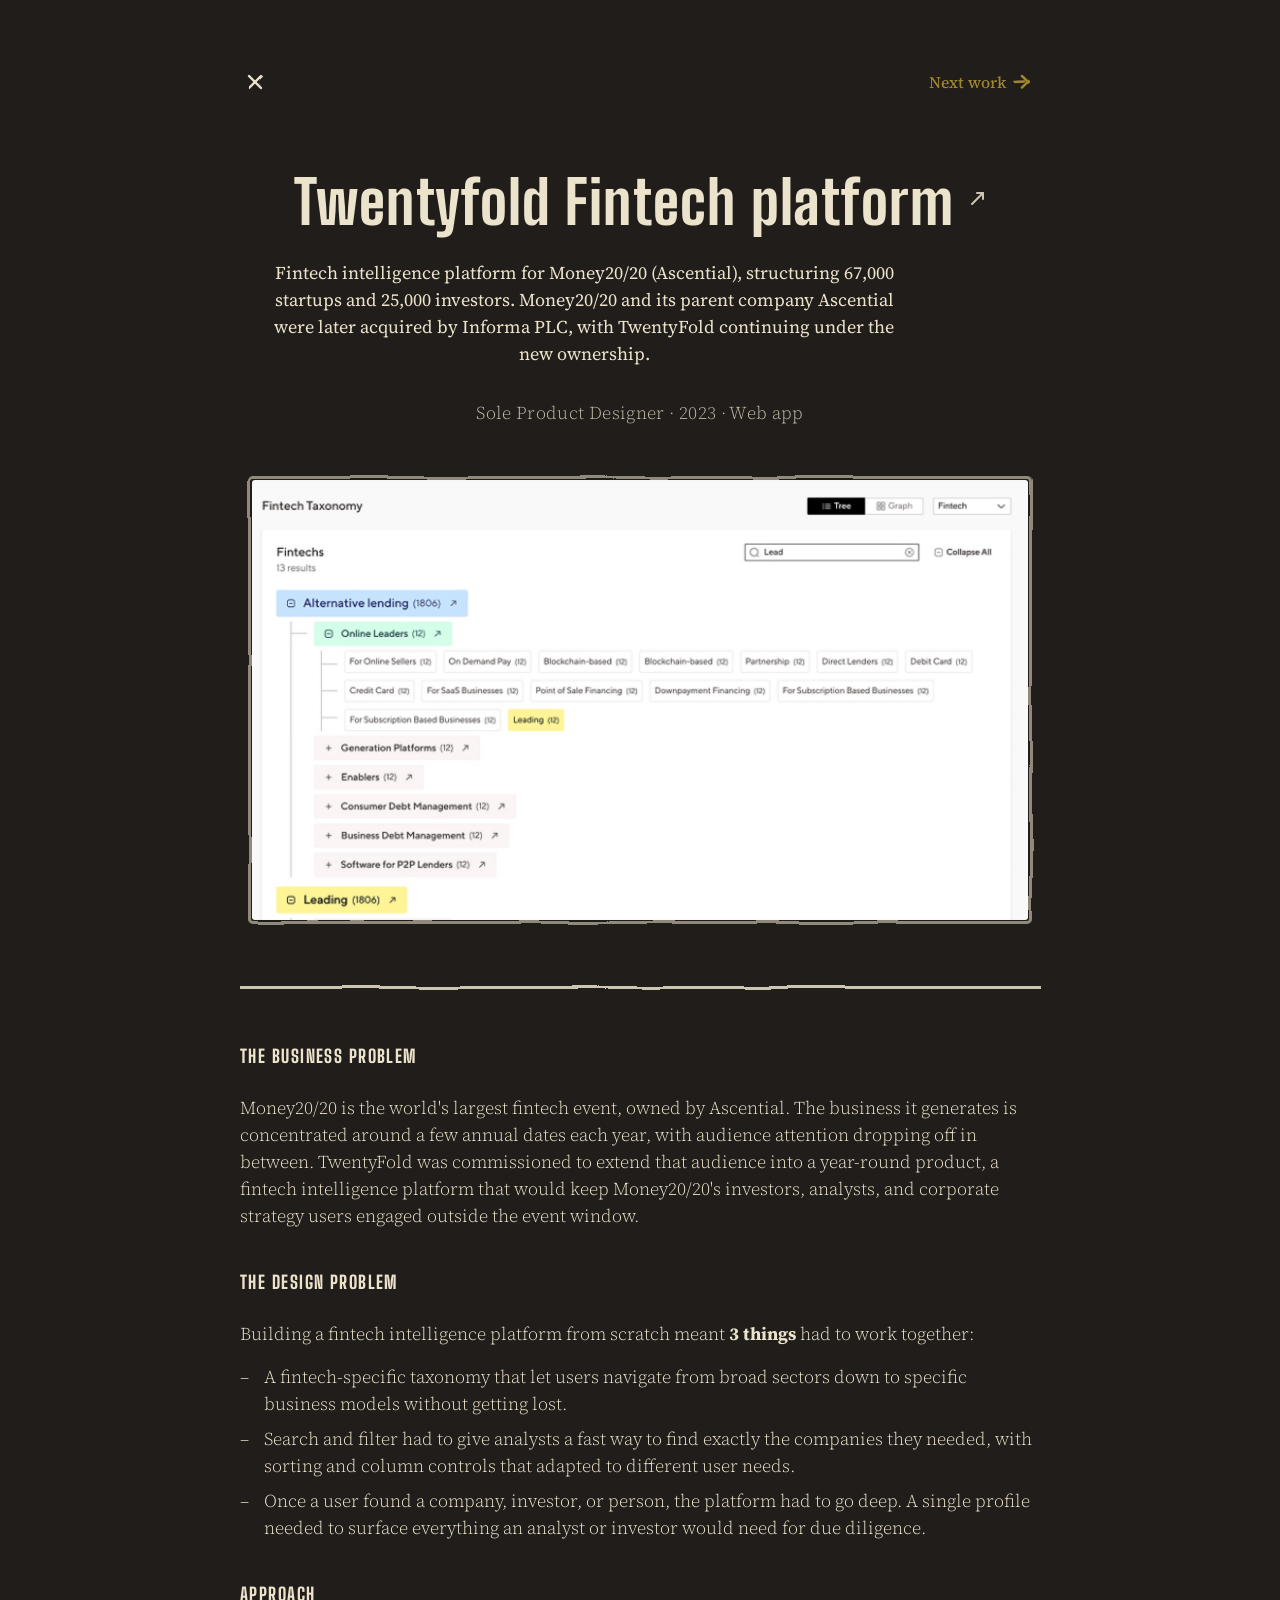
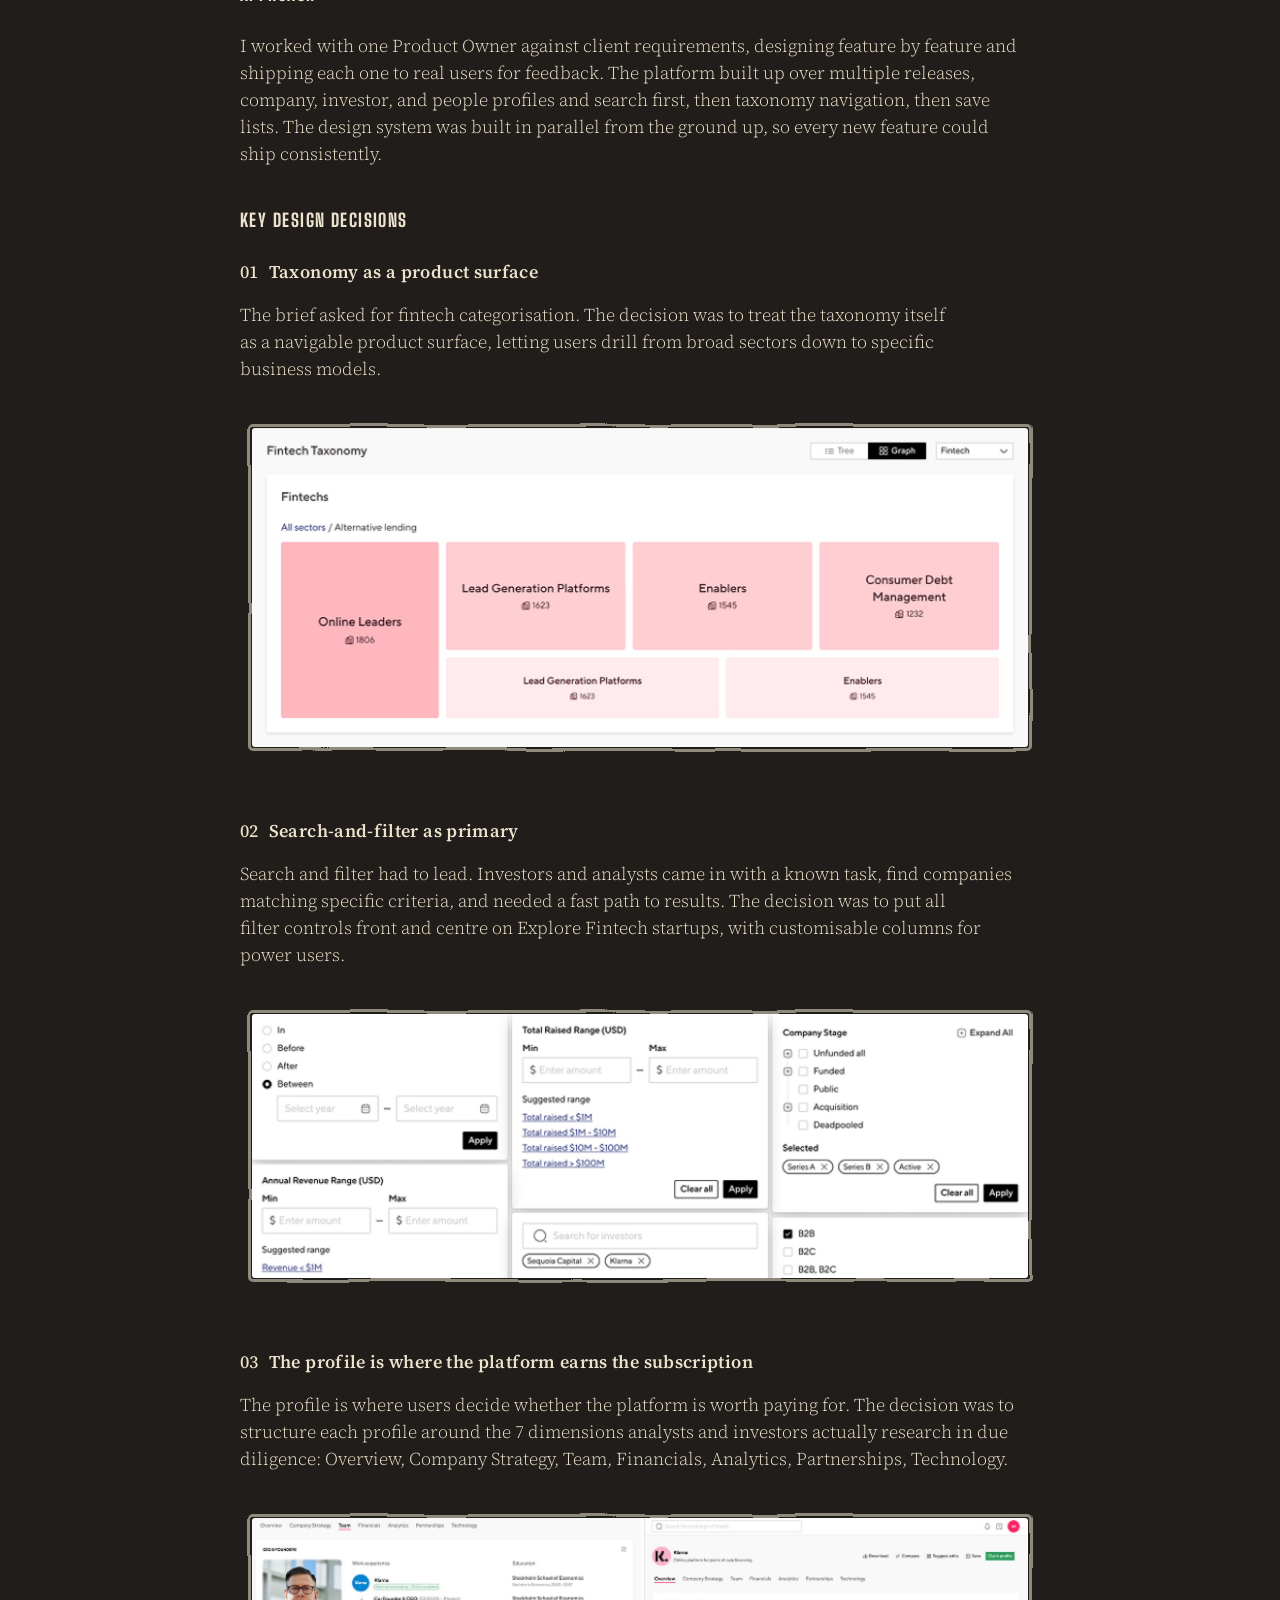
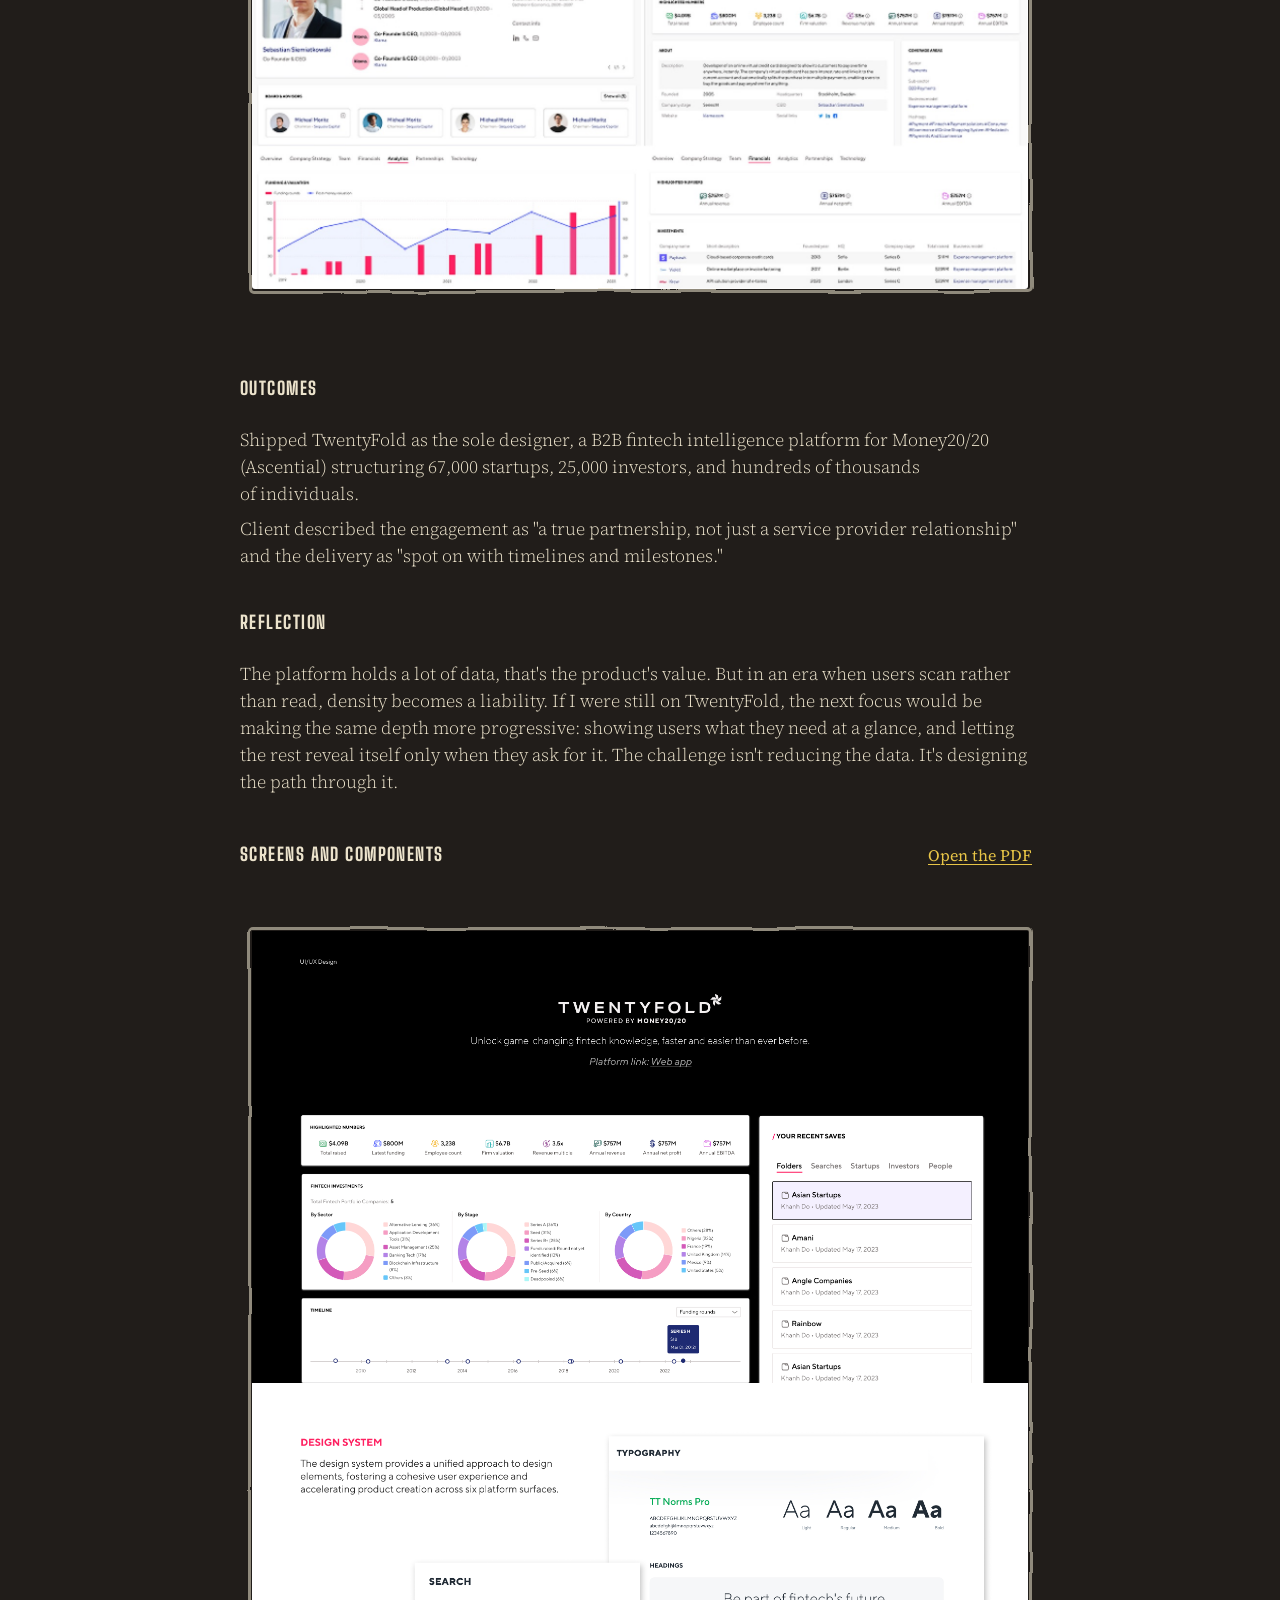
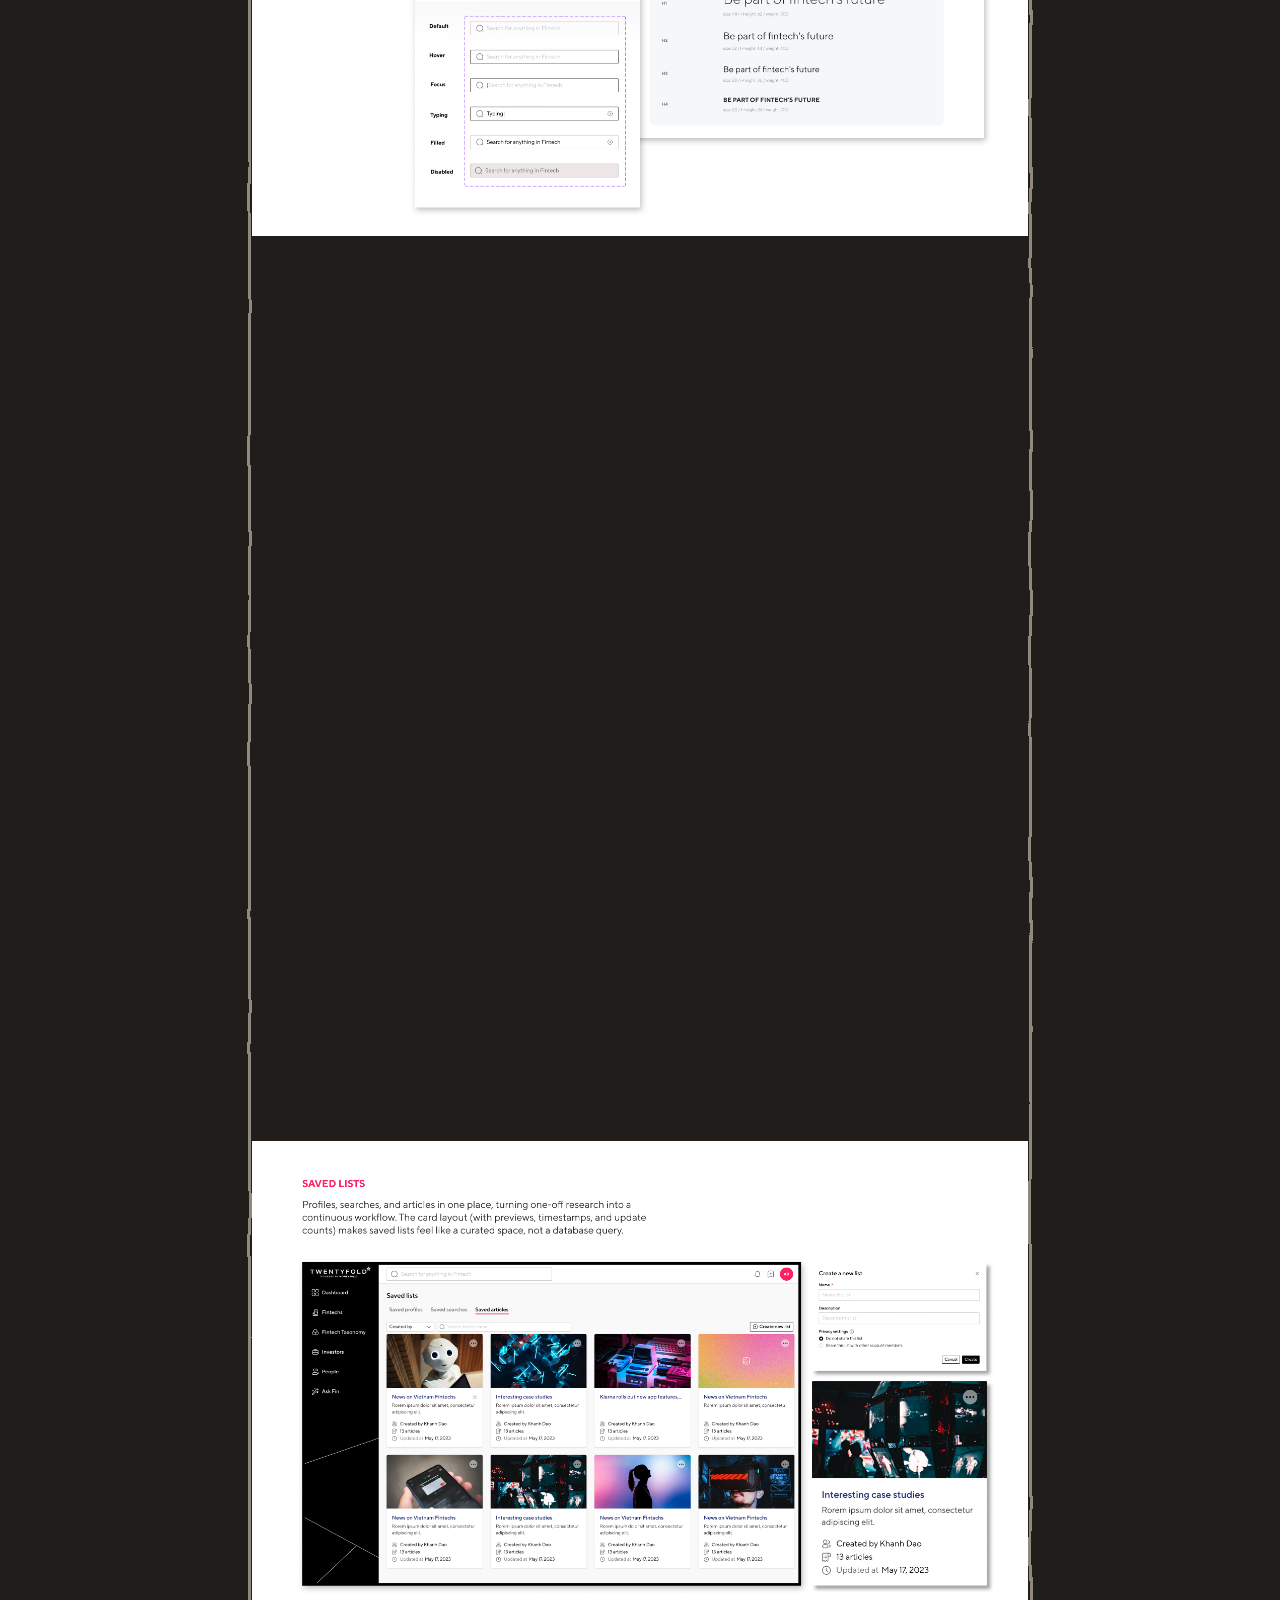
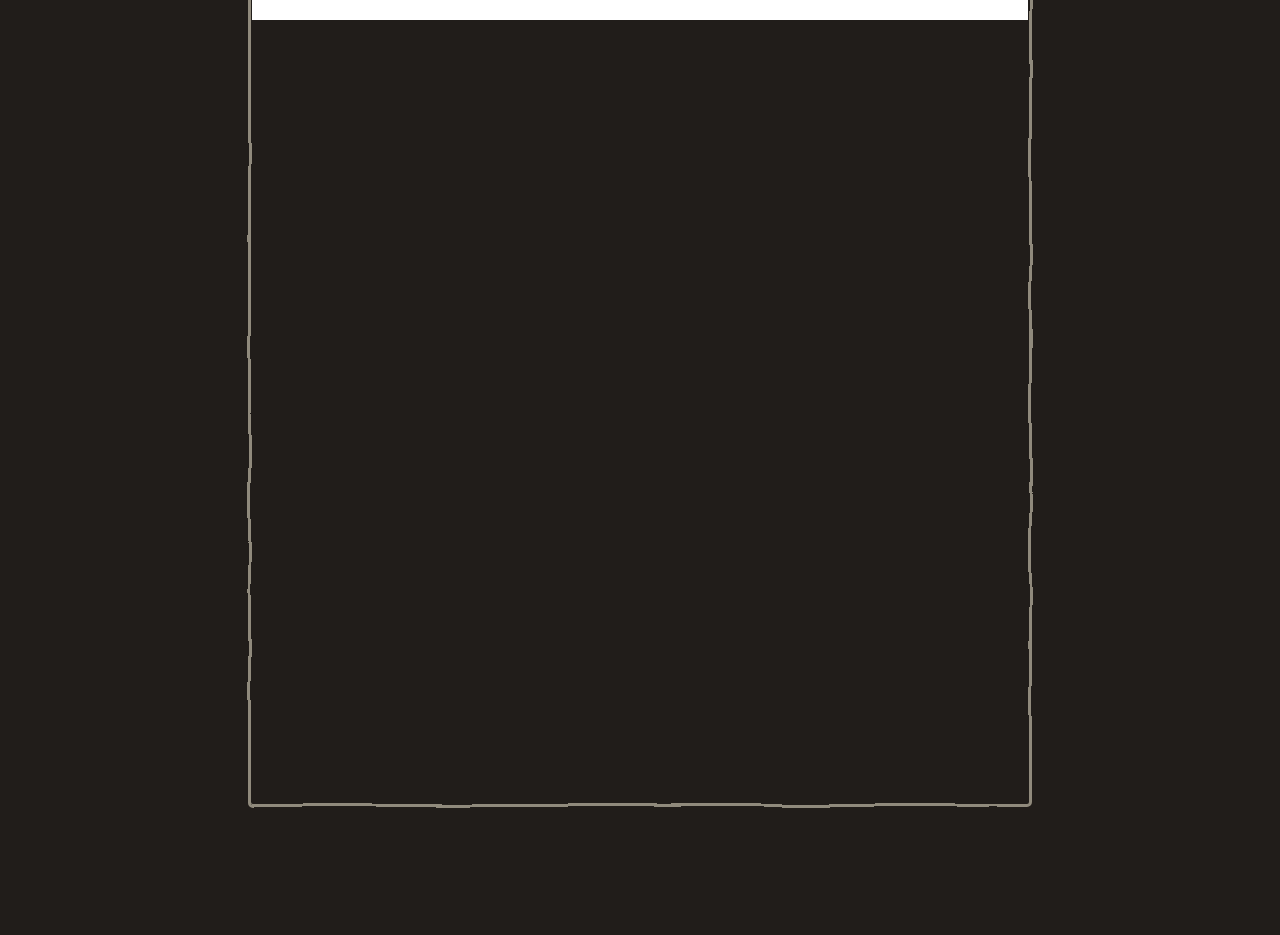
<file: case-twentyfold.html>
<!DOCTYPE html>
<html lang="en">
<head>
<meta charset="UTF-8">
<meta name="viewport" content="width=device-width, initial-scale=1.0">
<title>Twentyfold — Oanh Le</title>
<link rel="preconnect" href="https://fonts.googleapis.com">
<link rel="preconnect" href="https://fonts.gstatic.com" crossorigin>
<link href="https://fonts.googleapis.com/css2?family=Big+Shoulders+Display:wght@600;700;800&family=Source+Serif+4:ital,opsz,wght@0,8..60,300;0,8..60,400;0,8..60,500;0,8..60,600;0,8..60,700;1,8..60,400;1,8..60,500&display=swap" rel="stylesheet">
<link href="base.css" rel="stylesheet">
<link href="casestudy.css" rel="stylesheet">
</head>
<body>
<svg class="defs" aria-hidden="true" xmlns="http://www.w3.org/2000/svg">
  <filter id="rough"><feTurbulence type="fractalNoise" baseFrequency="0.013 0.02" numOctaves="2" seed="4" result="n"/><feDisplacementMap in="SourceGraphic" in2="n" scale="4.5" xChannelSelector="R" yChannelSelector="G"/></filter>
  <filter id="rough2"><feTurbulence type="fractalNoise" baseFrequency="0.02 0.035" numOctaves="2" seed="11" result="n"/><feDisplacementMap in="SourceGraphic" in2="n" scale="3" xChannelSelector="R" yChannelSelector="G"/></filter>
</svg>
<main class="cs">

  <nav class="cs-back" aria-label="Case study navigation">
    <a class="cs-nav-link cs-nav-close" href="index.html#work" aria-label="Close case study"><svg class="cs-nav-close-icon" viewBox="0 0 24 24" aria-hidden="true" fill="none" stroke="currentColor" stroke-width="2.4" stroke-linecap="round"><path d="M6 6l12 12"/><path d="M18 6 6 18"/></svg></a>
    <a class="cs-nav-link cs-nav-next" href="case-diginex.html">Next work<svg class="cs-nav-next-icon" viewBox="0 0 22 22" aria-hidden="true" fill="none" stroke="currentColor" stroke-width="2.2" stroke-linecap="round" stroke-linejoin="round"><path d="M3 11c2.5-.2 5-.35 9-.5"/><path d="M10 5.5c2 1.6 3.5 3.4 5.5 5.5"/><path d="M10 16c2-1.6 3.5-3.2 5.5-5.5"/></svg></a>
  </nav>
  <header class="cs-hero">
    <div class="cs-title-row">
      <h1 class="cs-title">Twentyfold Fintech platform</h1>
      <a class="cs-title-link" href="https://www.money2020.com/" target="_blank" rel="noopener noreferrer" aria-label="Open Money20/20 website"><svg viewBox="0 0 24 24" aria-hidden="true" fill="none" stroke="currentColor" stroke-width="2" stroke-linecap="round" stroke-linejoin="round"><path d="M15 3h6v6"/><path d="M10 14 21 3"/></svg></a>
    </div>
    <p class="cs-sub">Fintech intelligence platform for Money20/20 (Ascential), structuring 67,000 startups and 25,000 investors. Money20/20 and its parent company Ascential were later acquired by Informa PLC, with TwentyFold continuing under the new ownership.</p>
    <div class="cs-meta">Sole Product Designer · 2023 · Web app</div>
  </header>
  <div class="cs-figure"><figure class="cs-figure-img"><img src="assets/twentyfold/1.jpg" alt="Twentyfold fintech taxonomy — sector navigation from broad sectors to business models" width="1600" height="908" loading="eager" decoding="async"></figure></div>
  <div class="rule"></div>
  <section class="sec"><h2 class="sec-label">The business problem</h2>
    <p>Money20/20 is the world's largest fintech event, owned by Ascential. The business it generates is concentrated around a few annual dates each year, with audience attention dropping off in between. TwentyFold was commissioned to extend that audience into a year-round product, a fintech intelligence platform that would keep Money20/20's investors, analysts, and corporate strategy users engaged outside the event window.</p>
  </section>
  <section class="sec"><h2 class="sec-label">The design problem</h2>
    <p>Building a fintech intelligence platform from scratch meant <strong>3 things</strong> had to work together:</p>
    <ul>
      <li>A fintech-specific taxonomy that let users navigate from broad sectors down to specific business models without getting lost.</li>
      <li>Search and filter had to give analysts a fast way to find exactly the companies they needed, with sorting and column controls that adapted to different user needs.</li>
      <li>Once a user found a company, investor, or person, the platform had to go deep. A single profile needed to surface everything an analyst or investor would need for due diligence.</li>
    </ul>
  </section>
  <section class="sec"><h2 class="sec-label">Approach</h2>
    <p>I worked with one Product Owner against client requirements, designing feature by feature and shipping each one to real users for feedback. The platform built up over multiple releases, company, investor, and people profiles and search first, then taxonomy navigation, then save lists. The design system was built in parallel from the ground up, so every new feature could ship consistently.</p>
  </section>
  <section class="sec"><h2 class="sec-label">Key design decisions</h2>
    <div class="decision"><div class="d-title"><span class="d-num">01</span>Taxonomy as a product surface</div>
      <p>The brief asked for fintech categorisation. The decision was to treat the taxonomy itself as a navigable product surface, letting users drill from broad sectors down to specific business models.</p>
      <div class="cs-figure"><figure class="cs-figure-img"><img src="assets/twentyfold/2.jpg" alt="Twentyfold taxonomy graph — sectors as a navigable map" width="1600" height="657" loading="lazy" decoding="async"></figure></div>
    </div>
    <div class="decision"><div class="d-title"><span class="d-num">02</span>Search-and-filter as primary</div>
      <p>Search and filter had to lead. Investors and analysts came in with a known task, find companies matching specific criteria, and needed a fast path to results. The decision was to put all filter controls front and centre on Explore Fintech startups, with customisable columns for power users.</p>
      <div class="cs-figure"><figure class="cs-figure-img"><img src="assets/twentyfold/3.jpg" alt="Twentyfold Explore — filter controls and customisable columns" width="1600" height="544" loading="lazy" decoding="async"></figure></div>
    </div>
    <div class="decision"><div class="d-title"><span class="d-num">03</span>The profile is where the platform earns the subscription</div>
      <p>The profile is where users decide whether the platform is worth paying for. The decision was to structure each profile around the 7 dimensions analysts and investors actually research in due diligence: Overview, Company Strategy, Team, Financials, Analytics, Partnerships, Technology.</p>
      <div class="cs-figure"><figure class="cs-figure-img"><img src="assets/twentyfold/4.jpg" alt="Twentyfold company profile — 7 due-diligence dimensions" width="1600" height="766" loading="lazy" decoding="async"></figure></div>
    </div>
  </section>
  <section class="sec"><h2 class="sec-label">Outcomes</h2>
    <p>Shipped TwentyFold as the sole designer, a B2B fintech intelligence platform for Money20/20 (Ascential) structuring 67,000 startups, 25,000 investors, and hundreds of thousands of individuals.</p>
    <p>Client described the engagement as "a true partnership, not just a service provider relationship" and the delivery as "spot on with timelines and milestones."</p>
  </section>
  <section class="sec"><h2 class="sec-label">Reflection</h2>
    <p>The platform holds a lot of data, that's the product's value. But in an era when users scan rather than read, density becomes a liability. If I were still on TwentyFold, the next focus would be making the same depth more progressive: showing users what they need at a glance, and letting the rest reveal itself only when they ask for it. The challenge isn't reducing the data. It's designing the path through it.</p>
  </section>
  <section class="cs-archive" data-archive>
    <div class="cs-archive-head">
      <button type="button" class="cs-archive-toggle" aria-expanded="false">Screens and components<svg class="cs-archive-arr" viewBox="0 0 22 22" aria-hidden="true" fill="none" stroke="currentColor" stroke-width="2.2" stroke-linecap="round" stroke-linejoin="round"><path d="M3 11c2.5-.2 5-.35 9-.5"/><path d="M10 5.5c2 1.6 3.5 3.4 5.5 5.5"/><path d="M10 16c2-1.6 3.5-3.2 5.5-5.5"/></svg></button>
      <a class="text-btn cs-archive-pdf" href="assets/Twentyfold-old-port.pdf" target="_blank" rel="noopener noreferrer">Open the PDF</a>
    </div>
    <div class="cs-archive-detail">
      <div class="cs-archive-detail-inner">
        <div class="cs-archive-strip" role="group" aria-label="Twentyfold screenshots and component library">
          <img src="assets/Twentyfold-old-port/1.jpg" alt="" width="6162" height="3592" loading="lazy" decoding="async">
          <img src="assets/Twentyfold-old-port/2.jpg" alt="" width="6162" height="3592" loading="lazy" decoding="async">
          <img src="assets/Twentyfold-old-port/3.jpg" alt="" width="6162" height="3592" loading="lazy" decoding="async">
          <img src="assets/Twentyfold-old-port/4.jpg" alt="" width="6162" height="3592" loading="lazy" decoding="async">
          <img src="assets/Twentyfold-old-port/5.jpg" alt="" width="6162" height="3810" loading="lazy" decoding="async">
          <img src="assets/Twentyfold-old-port/6.jpg" alt="" width="6162" height="3314" loading="lazy" decoding="async">
          <img src="assets/Twentyfold-old-port/7.jpg" alt="" width="3081" height="1449" loading="lazy" decoding="async">
        </div>
      </div>
    </div>
  </section>
</main>

<script src="casestudy.js"></script>
</body>
</html>
</file>
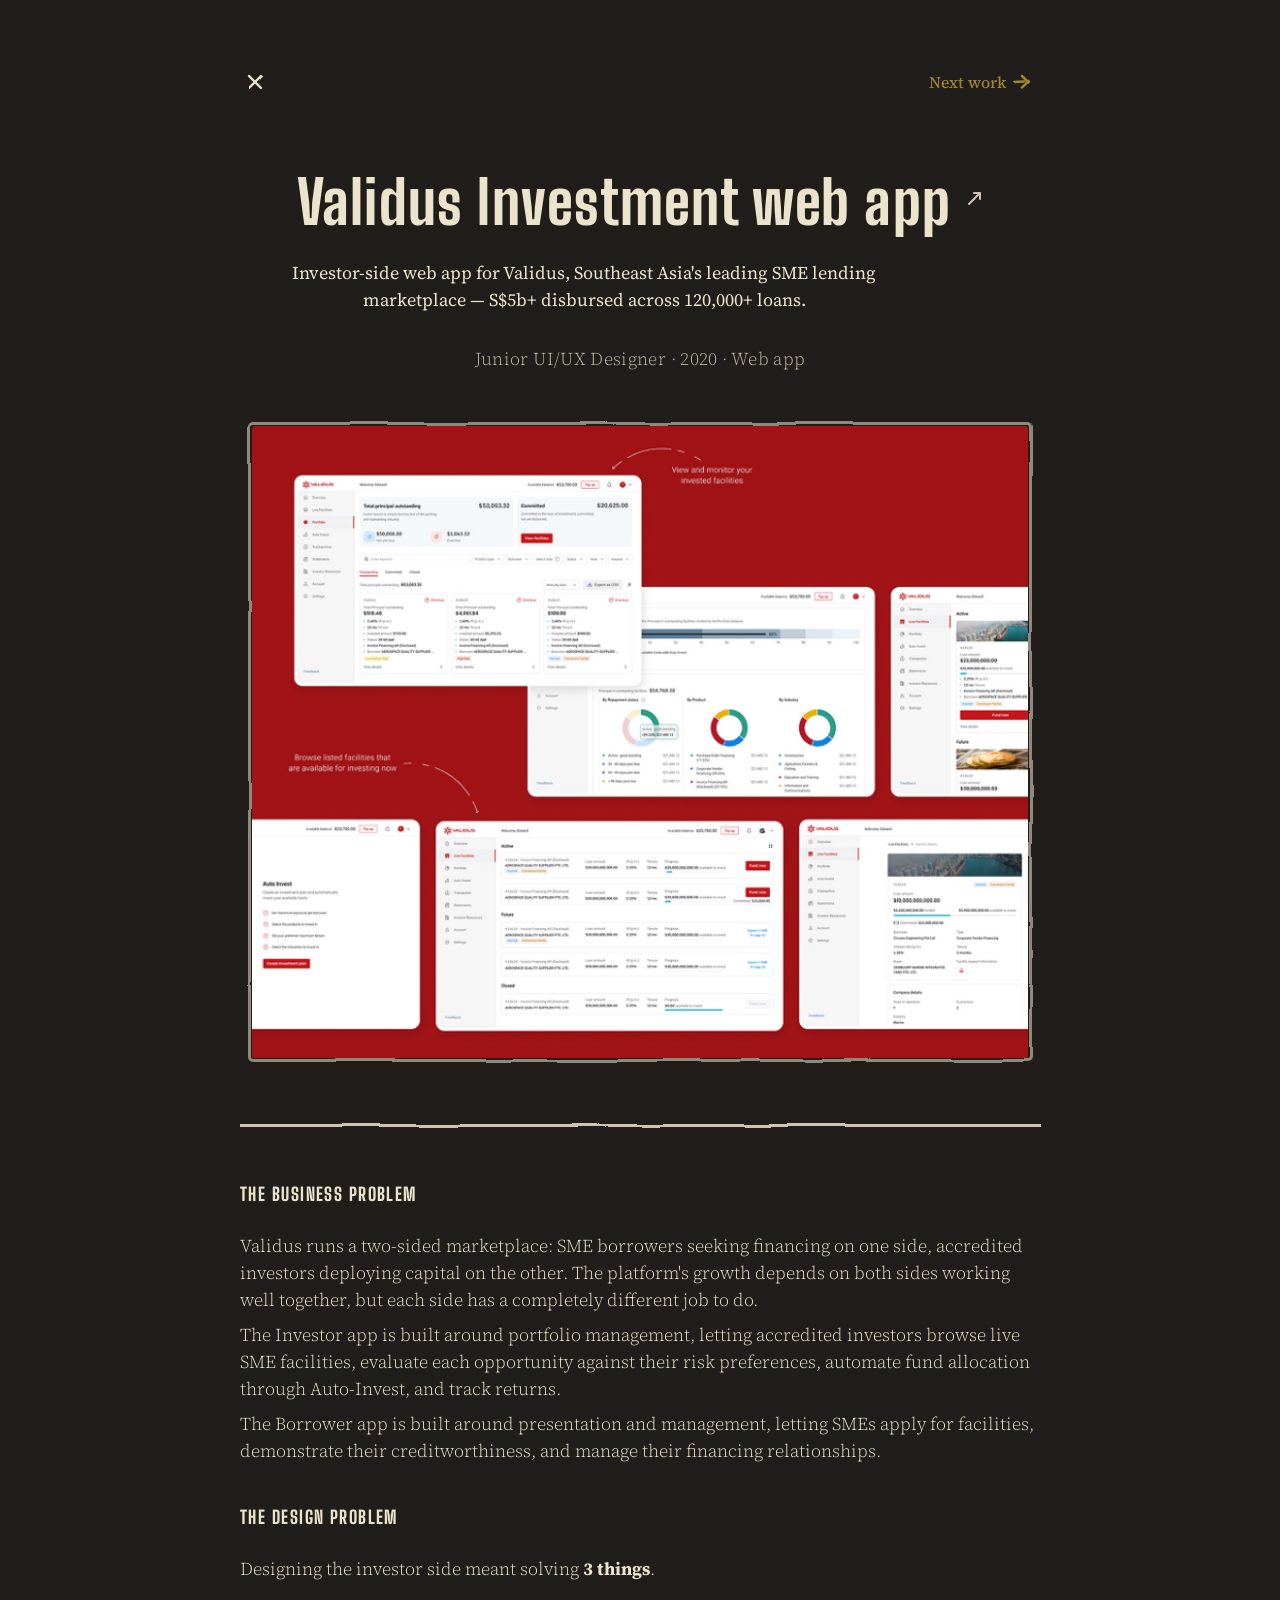
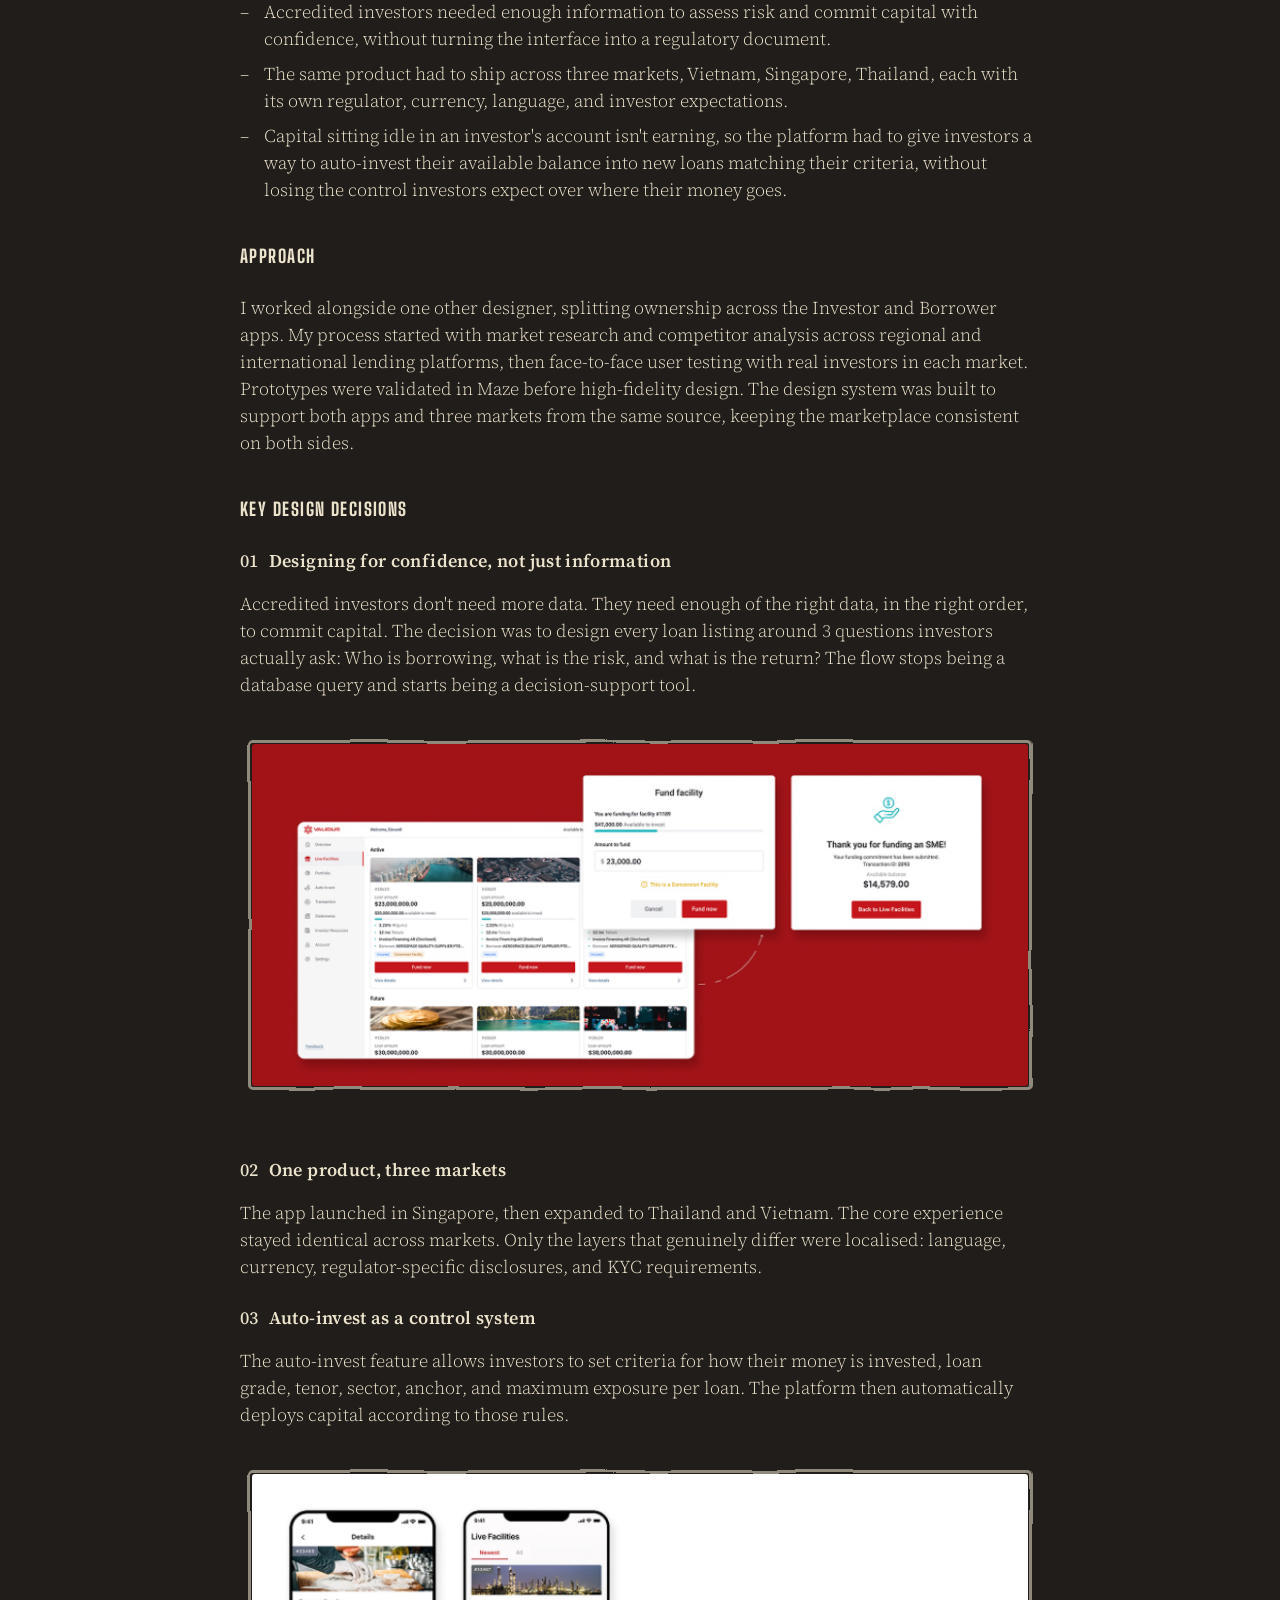
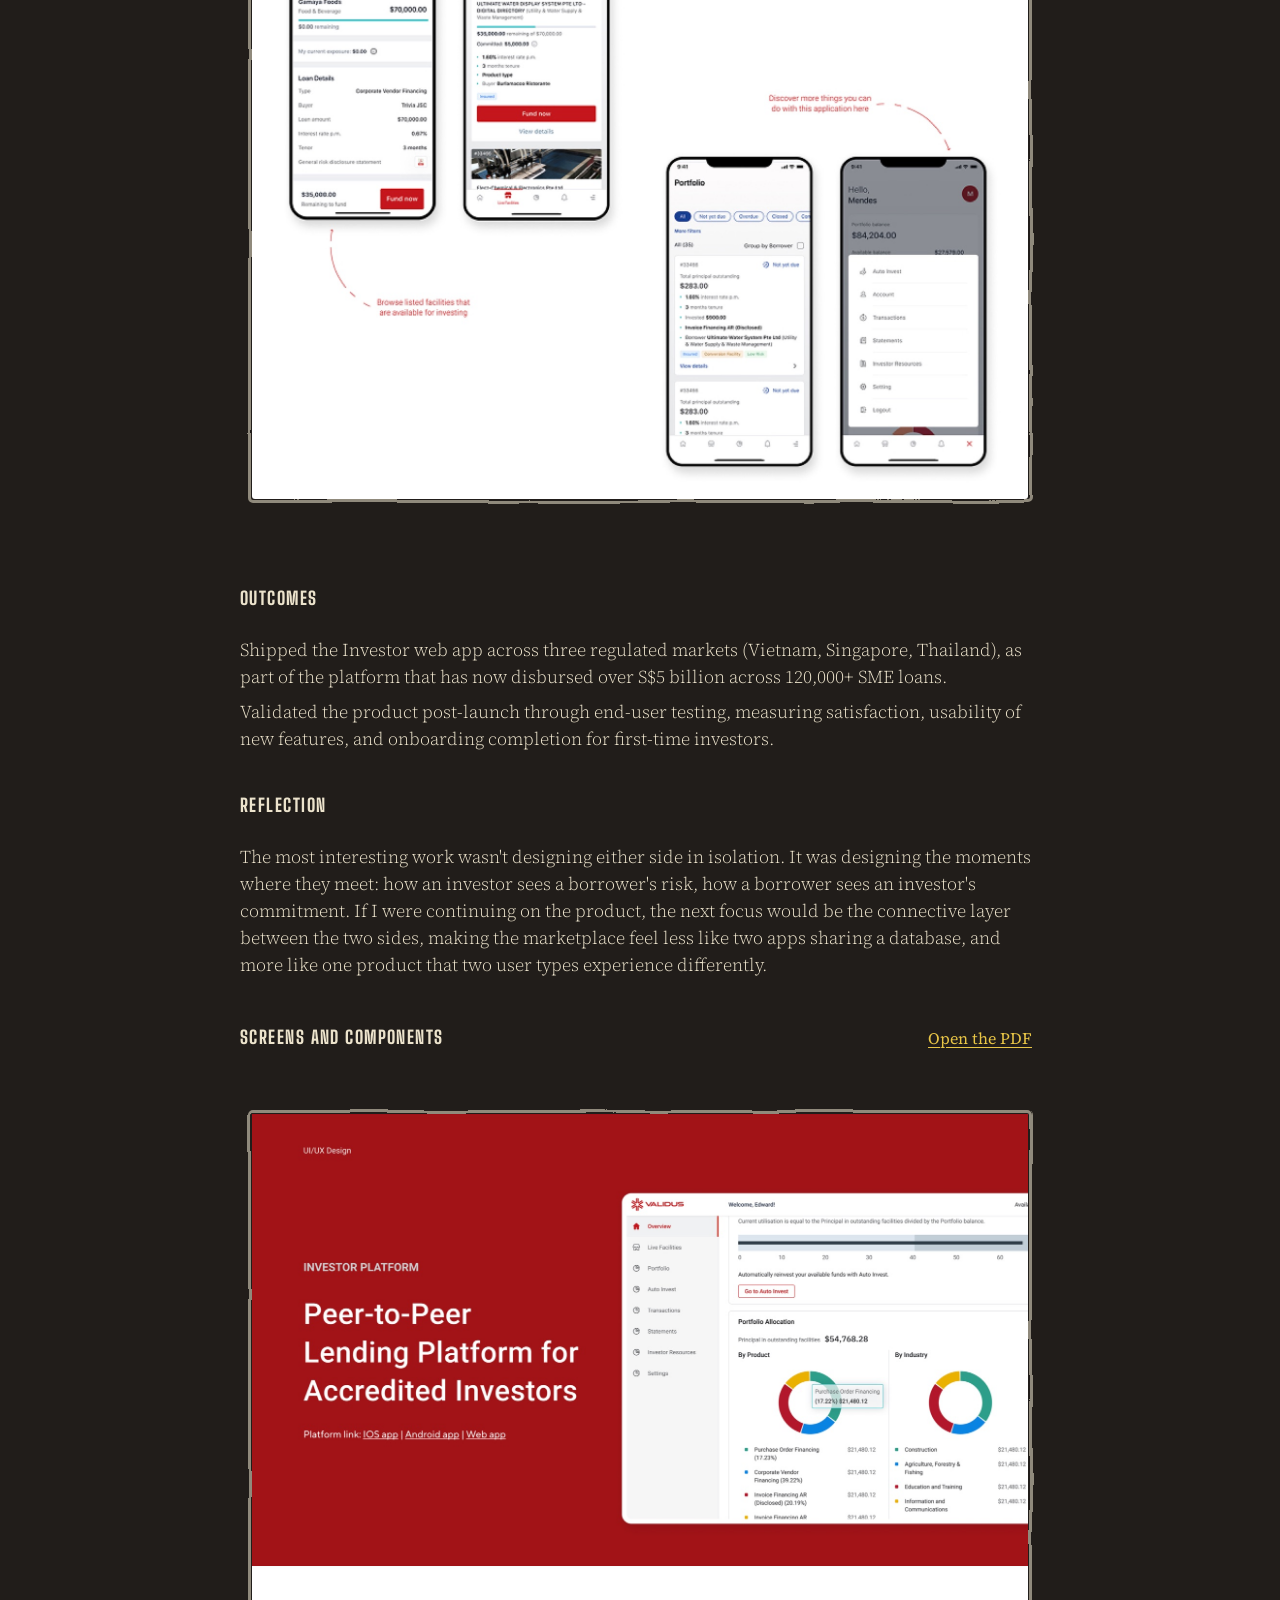
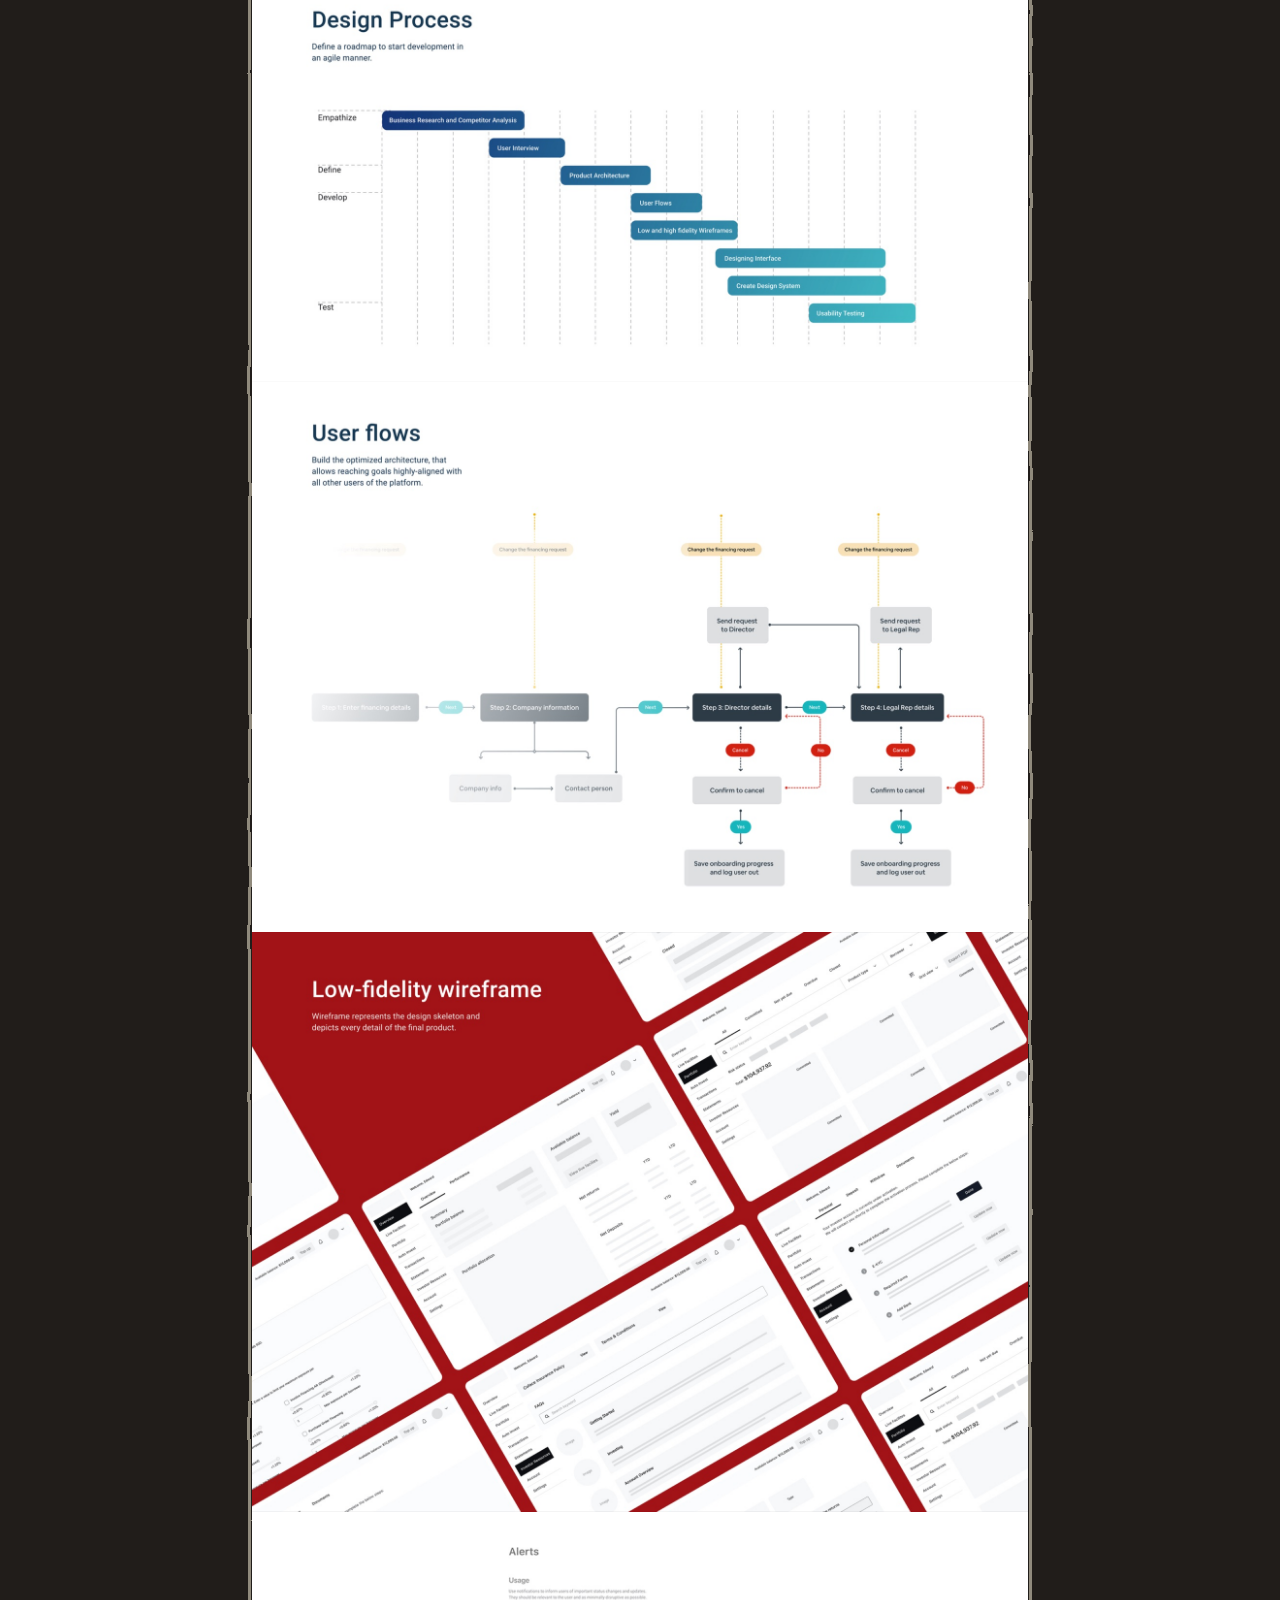
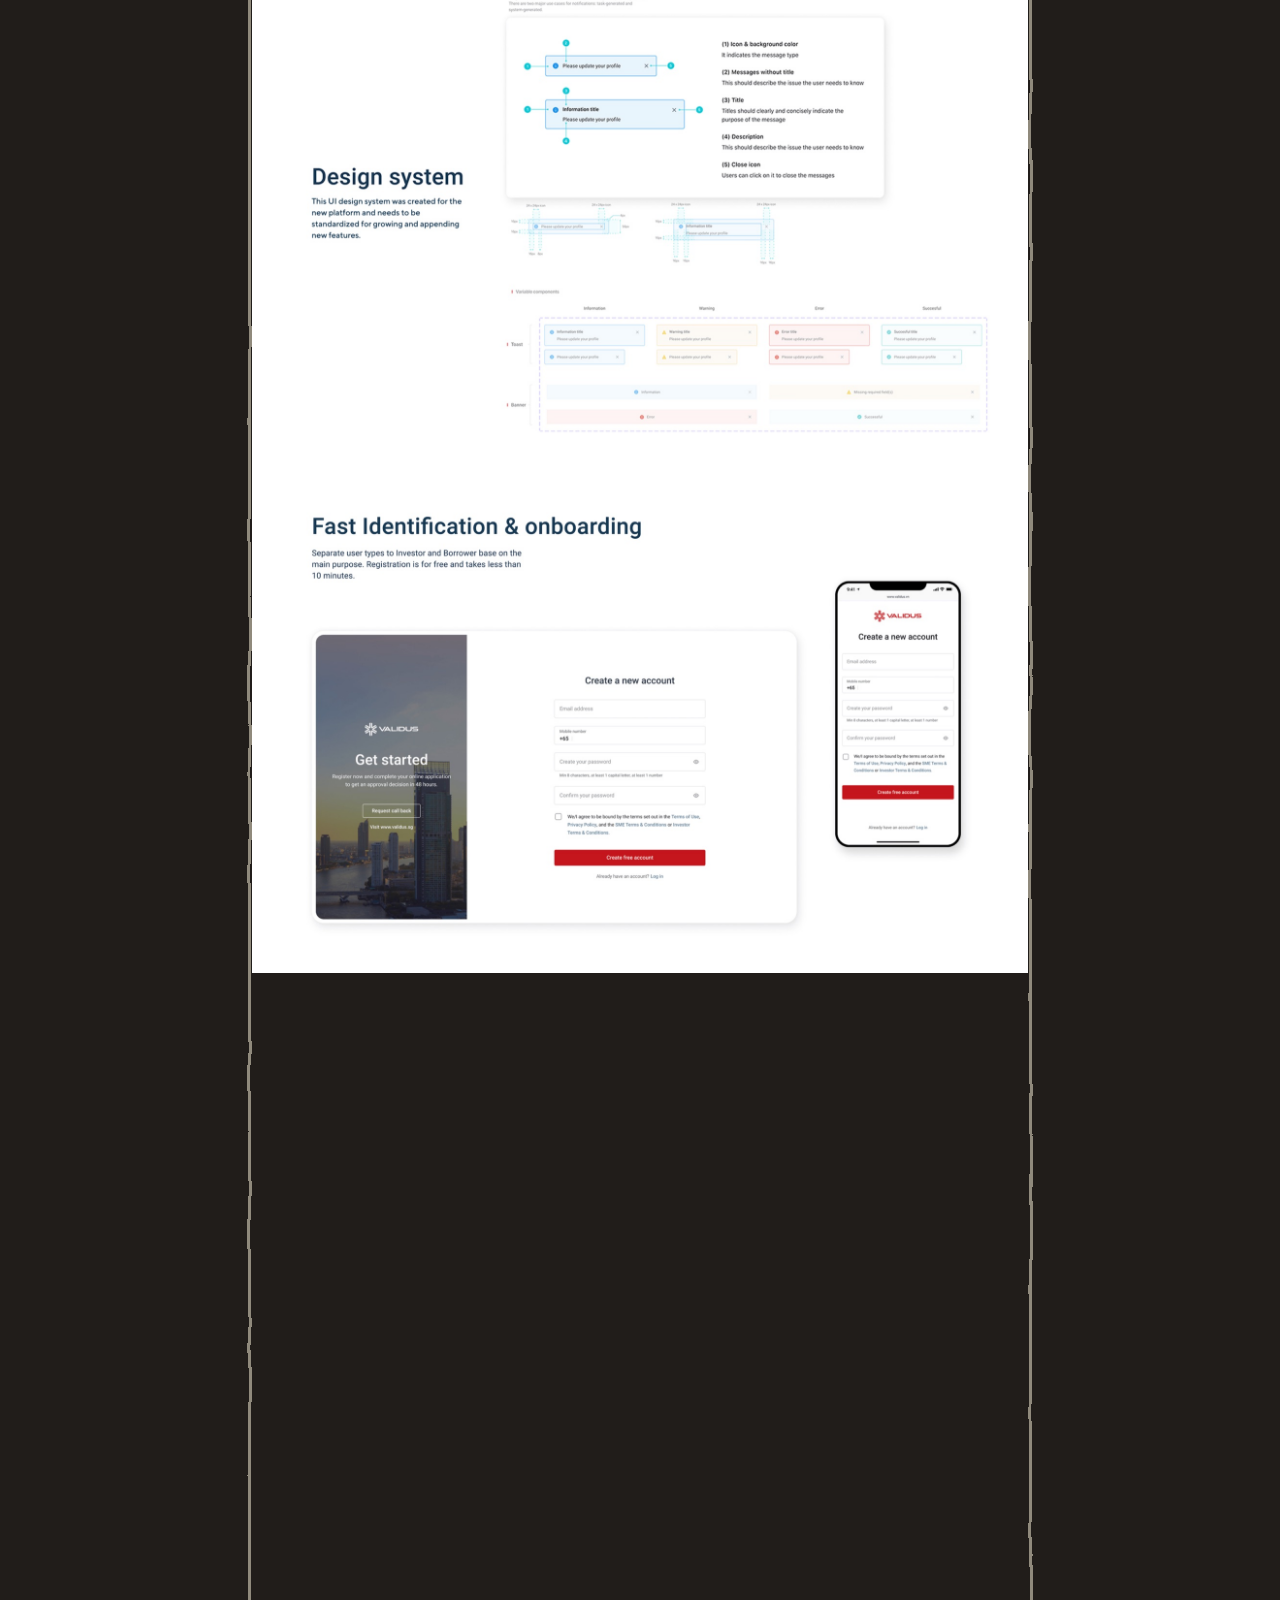
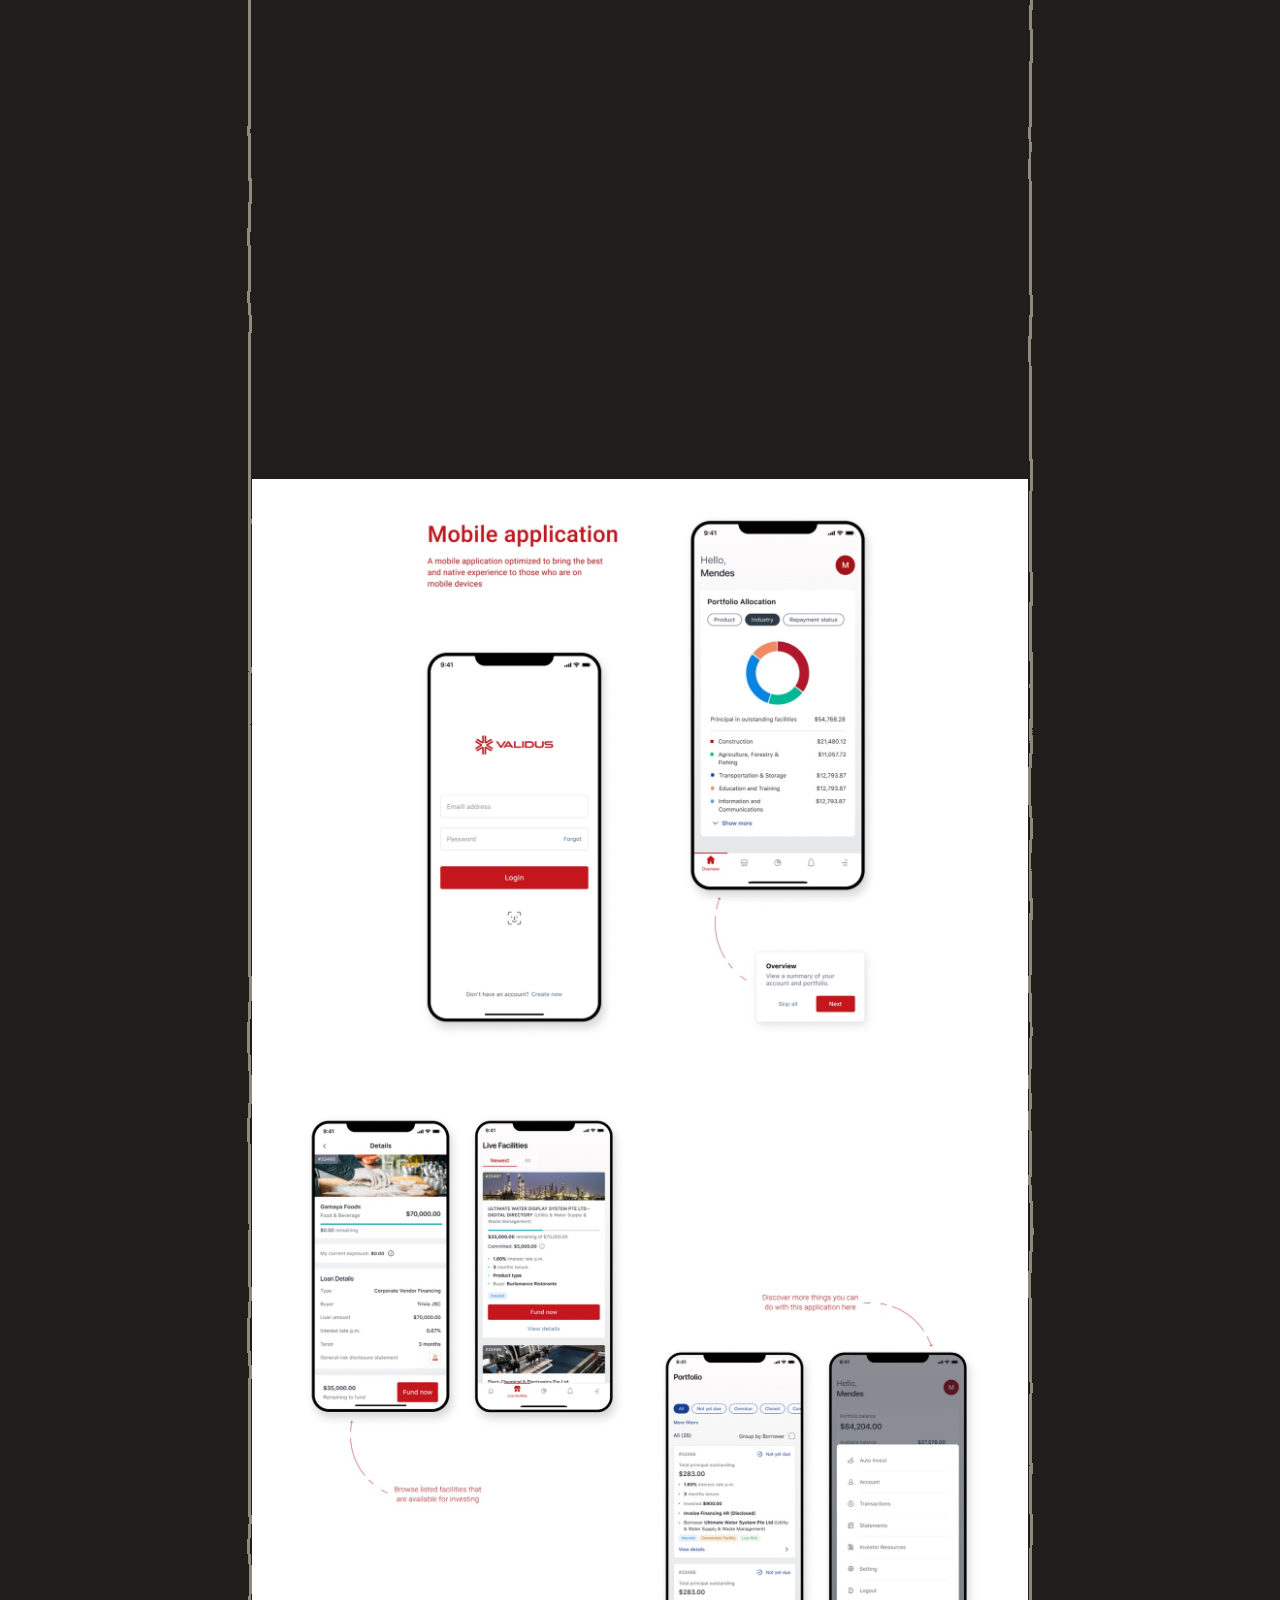
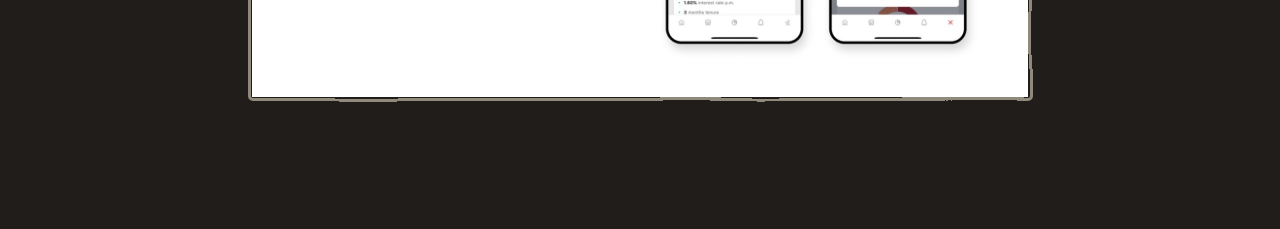
<file: case-validus.html>
<!DOCTYPE html>
<html lang="en">
<head>
<meta charset="UTF-8">
<meta name="viewport" content="width=device-width, initial-scale=1.0">
<title>Validus — Oanh Le</title>
<link rel="preconnect" href="https://fonts.googleapis.com">
<link rel="preconnect" href="https://fonts.gstatic.com" crossorigin>
<link href="https://fonts.googleapis.com/css2?family=Big+Shoulders+Display:wght@600;700;800&family=Source+Serif+4:ital,opsz,wght@0,8..60,300;0,8..60,400;0,8..60,500;0,8..60,600;0,8..60,700;1,8..60,400;1,8..60,500&display=swap" rel="stylesheet">
<link href="base.css" rel="stylesheet">
<link href="casestudy.css" rel="stylesheet">
</head>
<body>
<svg class="defs" aria-hidden="true" xmlns="http://www.w3.org/2000/svg">
  <filter id="rough"><feTurbulence type="fractalNoise" baseFrequency="0.013 0.02" numOctaves="2" seed="4" result="n"/><feDisplacementMap in="SourceGraphic" in2="n" scale="4.5" xChannelSelector="R" yChannelSelector="G"/></filter>
  <filter id="rough2"><feTurbulence type="fractalNoise" baseFrequency="0.02 0.035" numOctaves="2" seed="11" result="n"/><feDisplacementMap in="SourceGraphic" in2="n" scale="3" xChannelSelector="R" yChannelSelector="G"/></filter>
</svg>
<main class="cs">

  <nav class="cs-back" aria-label="Case study navigation">
    <a class="cs-nav-link cs-nav-close" href="index.html#work" aria-label="Close case study"><svg class="cs-nav-close-icon" viewBox="0 0 24 24" aria-hidden="true" fill="none" stroke="currentColor" stroke-width="2.4" stroke-linecap="round"><path d="M6 6l12 12"/><path d="M18 6 6 18"/></svg></a>
    <a class="cs-nav-link cs-nav-next" href="case-stupid.html">Next work<svg class="cs-nav-next-icon" viewBox="0 0 22 22" aria-hidden="true" fill="none" stroke="currentColor" stroke-width="2.2" stroke-linecap="round" stroke-linejoin="round"><path d="M3 11c2.5-.2 5-.35 9-.5"/><path d="M10 5.5c2 1.6 3.5 3.4 5.5 5.5"/><path d="M10 16c2-1.6 3.5-3.2 5.5-5.5"/></svg></a>
  </nav>
  <header class="cs-hero">
    <div class="cs-title-row">
      <h1 class="cs-title">Validus Investment web app</h1>
      <a class="cs-title-link" href="https://siamvalidus.co.th/en/" target="_blank" rel="noopener noreferrer" aria-label="Open Validus website"><svg viewBox="0 0 24 24" aria-hidden="true" fill="none" stroke="currentColor" stroke-width="2" stroke-linecap="round" stroke-linejoin="round"><path d="M15 3h6v6"/><path d="M10 14 21 3"/></svg></a>
    </div>
    <p class="cs-sub">Investor-side web app for Validus, Southeast Asia's leading SME lending marketplace — S$5b+ disbursed across 120,000+ loans.</p>
    <div class="cs-meta">Junior UI/UX Designer · 2020 · Web app</div>
  </header>
  <div class="cs-figure"><figure class="cs-figure-img"><img src="assets/validus/1.jpg" alt="Validus investor web app — portfolio, listings and analytics" width="1600" height="1304" loading="eager" decoding="async"></figure></div>
  <div class="rule"></div>
  <section class="sec"><h2 class="sec-label">The business problem</h2>
    <p>Validus runs a two-sided marketplace: SME borrowers seeking financing on one side, accredited investors deploying capital on the other. The platform's growth depends on both sides working well together, but each side has a completely different job to do.</p>
    <p>The Investor app is built around portfolio management, letting accredited investors browse live SME facilities, evaluate each opportunity against their risk preferences, automate fund allocation through Auto-Invest, and track returns.</p>
    <p>The Borrower app is built around presentation and management, letting SMEs apply for facilities, demonstrate their creditworthiness, and manage their financing relationships.</p>
  </section>
  <section class="sec"><h2 class="sec-label">The design problem</h2>
    <p>Designing the investor side meant solving <strong>3 things</strong>.</p>
    <ul>
      <li>Accredited investors needed enough information to assess risk and commit capital with confidence, without turning the interface into a regulatory document.</li>
      <li>The same product had to ship across three markets, Vietnam, Singapore, Thailand, each with its own regulator, currency, language, and investor expectations.</li>
      <li>Capital sitting idle in an investor's account isn't earning, so the platform had to give investors a way to auto-invest their available balance into new loans matching their criteria, without losing the control investors expect over where their money goes.</li>
    </ul>
  </section>
  <section class="sec"><h2 class="sec-label">Approach</h2>
    <p>I worked alongside one other designer, splitting ownership across the Investor and Borrower apps. My process started with market research and competitor analysis across regional and international lending platforms, then face-to-face user testing with real investors in each market. Prototypes were validated in Maze before high-fidelity design. The design system was built to support both apps and three markets from the same source, keeping the marketplace consistent on both sides.</p>
  </section>
  <section class="sec"><h2 class="sec-label">Key design decisions</h2>
    <div class="decision"><div class="d-title"><span class="d-num">01</span>Designing for confidence, not just information</div>
      <p>Accredited investors don't need more data. They need enough of the right data, in the right order, to commit capital. The decision was to design every loan listing around 3 questions investors actually ask: Who is borrowing, what is the risk, and what is the return? The flow stops being a database query and starts being a decision-support tool.</p>
      <div class="cs-figure"><figure class="cs-figure-img"><img src="assets/validus/2.jpg" alt="Validus loan listing and funding flow — decision-support tool" width="1600" height="704" loading="lazy" decoding="async"></figure></div>
    </div>
    <div class="decision"><div class="d-title"><span class="d-num">02</span>One product, three markets</div>
      <p>The app launched in Singapore, then expanded to Thailand and Vietnam. The core experience stayed identical across markets. Only the layers that genuinely differ were localised: language, currency, regulator-specific disclosures, and KYC requirements.</p>
    </div>
    <div class="decision"><div class="d-title"><span class="d-num">03</span>Auto-invest as a control system</div>
      <p>The auto-invest feature allows investors to set criteria for how their money is invested, loan grade, tenor, sector, anchor, and maximum exposure per loan. The platform then automatically deploys capital according to those rules.</p>
      <div class="cs-figure"><figure class="cs-figure-img"><img src="assets/validus/3.jpg" alt="Validus auto-invest — criteria-based capital deployment" width="1600" height="1289" loading="lazy" decoding="async"></figure></div>
    </div>
  </section>
  <section class="sec"><h2 class="sec-label">Outcomes</h2>
    <p>Shipped the Investor web app across three regulated markets (Vietnam, Singapore, Thailand), as part of the platform that has now disbursed over S$5 billion across 120,000+ SME loans.</p>
    <p>Validated the product post-launch through end-user testing, measuring satisfaction, usability of new features, and onboarding completion for first-time investors.</p>
  </section>
  <section class="sec"><h2 class="sec-label">Reflection</h2>
    <p>The most interesting work wasn't designing either side in isolation. It was designing the moments where they meet: how an investor sees a borrower's risk, how a borrower sees an investor's commitment. If I were continuing on the product, the next focus would be the connective layer between the two sides, making the marketplace feel less like two apps sharing a database, and more like one product that two user types experience differently.</p>
  </section>
  <section class="cs-archive" data-archive>
    <div class="cs-archive-head">
      <button type="button" class="cs-archive-toggle" aria-expanded="false">Screens and components<svg class="cs-archive-arr" viewBox="0 0 22 22" aria-hidden="true" fill="none" stroke="currentColor" stroke-width="2.2" stroke-linecap="round" stroke-linejoin="round"><path d="M3 11c2.5-.2 5-.35 9-.5"/><path d="M10 5.5c2 1.6 3.5 3.4 5.5 5.5"/><path d="M10 16c2-1.6 3.5-3.2 5.5-5.5"/></svg></button>
      <a class="text-btn cs-archive-pdf" href="assets/Validus-old-port.pdf" target="_blank" rel="noopener noreferrer">Open the PDF</a>
    </div>
    <div class="cs-archive-detail">
      <div class="cs-archive-detail-inner">
        <div class="cs-archive-strip" role="group" aria-label="Validus screenshots and component library">
          <img src="assets/Validus-old-port/1.jpg" alt="" width="1600" height="1200" loading="lazy" decoding="async">
          <img src="assets/Validus-old-port/2.jpg" alt="" width="1600" height="1200" loading="lazy" decoding="async">
          <img src="assets/Validus-old-port/3.jpg" alt="" width="1600" height="1200" loading="lazy" decoding="async">
          <img src="assets/Validus-old-port/4.jpg" alt="" width="1600" height="1200" loading="lazy" decoding="async">
          <img src="assets/Validus-old-port/5.jpg" alt="" width="1600" height="1200" loading="lazy" decoding="async">
          <img src="assets/Validus-old-port/6.jpg" alt="" width="1600" height="1200" loading="lazy" decoding="async">
          <img src="assets/Validus-old-port/7.jpg" alt="" width="1600" height="1200" loading="lazy" decoding="async">
          <img src="assets/Validus-old-port/8.jpg" alt="" width="1600" height="1200" loading="lazy" decoding="async">
          <img src="assets/Validus-old-port/9.jpg" alt="" width="1600" height="1200" loading="lazy" decoding="async">
          <img src="assets/Validus-old-port/10.jpg" alt="" width="1600" height="1200" loading="lazy" decoding="async">
        </div>
      </div>
    </div>
  </section>
</main>

<script src="casestudy.js"></script>
</body>
</html>
</file>
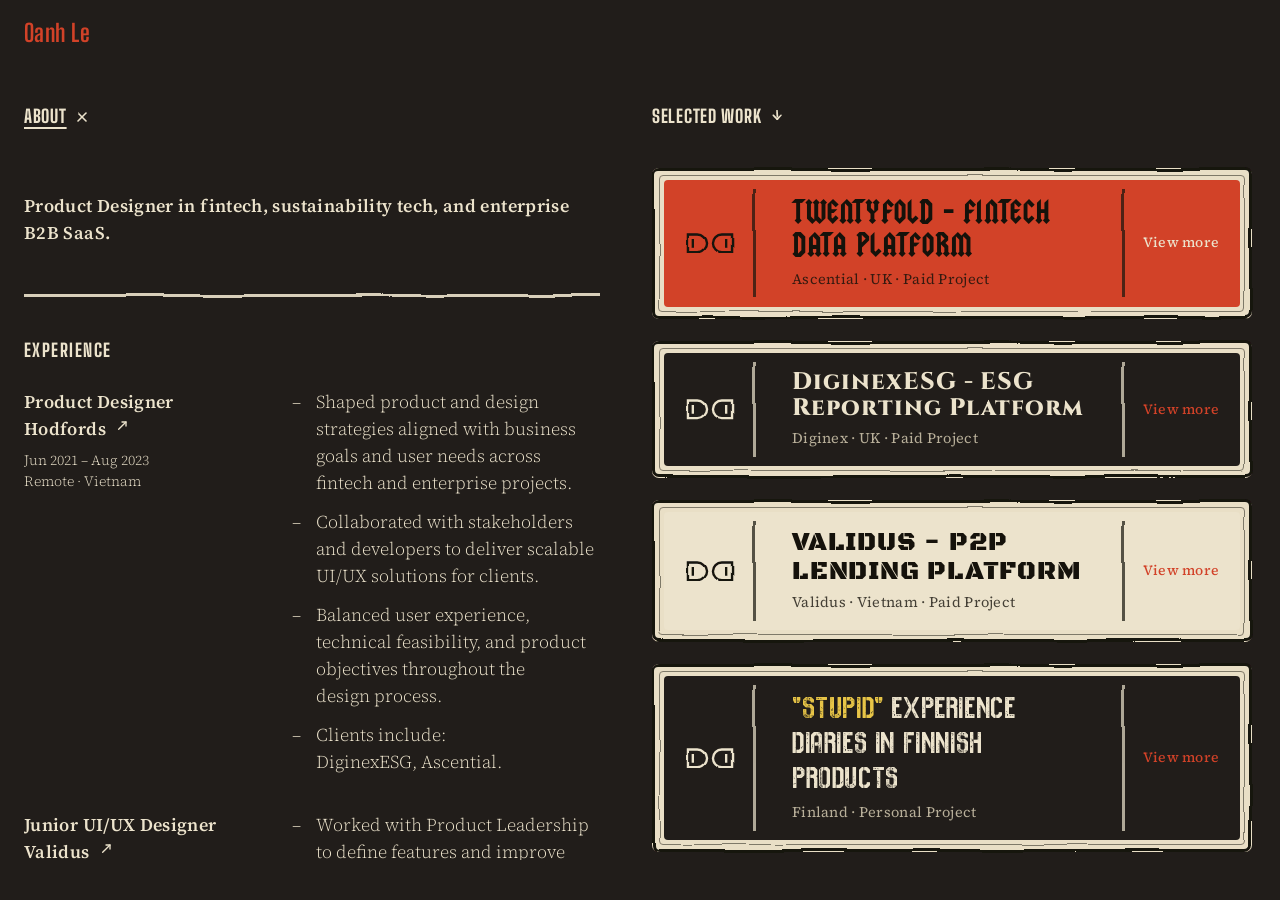
<file: page-about.html>
<!DOCTYPE html>
<html lang="en">
<head>
<meta charset="UTF-8">
<meta http-equiv="refresh" content="0;url=index.html#about">
<title>About — Oanh Le</title>
<script>location.replace('index.html#about');</script>
</head>
<body></body>
</html>
</file>
<file: base.css>
/* Shared tokens, reset, and global utilities (home + case studies) */
@font-face{font-family:'Squealer';src:url('assets/squealer/Squealer.otf') format('opentype');font-weight:400;font-style:normal;font-display:swap;}
@font-face{font-family:'Black Ops One';src:url("assets/Black_Ops_One,Bowlby_One,Courier_Prime,EB_Garamond/Black_Ops_One/BlackOpsOne-Regular.ttf") format('truetype');font-weight:400;font-style:normal;font-display:swap;}
@font-face{font-family:'No Safety Zone';src:url('assets/No%20Safety%20Zone.ttf') format('truetype');font-weight:400;font-style:normal;font-display:swap;}

:root{
  --page:#211D1A;
  --cream:#ECE3CC;
  --cream-dim:#B9B09A;
  --ink:#15120B;
  --tape:#E9DFC6;
  --tape-edge:#D7CBAC;
  --maxw:1060px;
  --maxw-cs:880px;
  --display-font:'Bungee',sans-serif;
  --heading-font:'Big Shoulders Display',sans-serif;
  --bar-grad:linear-gradient(180deg, rgba(20,19,19,.92), rgba(20,19,19,.38));
  --wear-rot:1;
  --tape-title:clamp(17px,1.75vw,21px);
  --tape-title-size:20px;
  --body-font:'Source Serif 4',serif;
  --accent:#D24228;
  --stupid-yellow:#E8C547;
  --btn-primary:var(--stupid-yellow);
  --btn-secondary:var(--cream);
  --nav-next:#9F872F;
}

*{margin:0;padding:0;box-sizing:border-box;}
html{scroll-behavior:smooth;}
body{
  font-family:var(--body-font);
  font-style:normal;
  font-weight:400;
  color:var(--cream);
  background:var(--page);
  min-height:100vh;-webkit-font-smoothing:antialiased;line-height:1.5;
  position:relative;overflow-x:hidden;
}
.dust,.grain,.vig{display:none;}
a{color:inherit;text-decoration:none;}
.text-btn{font-family:var(--body-font);font-size:14px;font-weight:400;font-style:normal;letter-spacing:normal;line-height:1.5;color:var(--btn-primary);background:none;border:none;padding:0;cursor:pointer;text-decoration:underline;text-underline-offset:3px;text-decoration-thickness:1px;transition:opacity .2s;}
button.text-btn{font:inherit;}
.text-btn:hover{opacity:.85;}
svg.defs{position:absolute;width:0;height:0;}

.rule{height:3px;background:var(--cream);filter:url(#rough);opacity:.85;}
.rule.tight{margin:34px 0;}

[data-copy]{position:relative;}

.copy-tip{position:absolute;bottom:calc(100% + 10px);left:50%;transform:translateX(-50%) translateY(4px);padding:6px 10px;font-family:var(--body-font);font-size:13px;font-weight:500;line-height:1;color:var(--ink);background:var(--cream);border-radius:4px;white-space:nowrap;pointer-events:none;opacity:0;visibility:hidden;transition:opacity .2s, transform .2s, visibility .2s;z-index:20;box-shadow:0 4px 14px rgba(0,0,0,.35);}
.copy-tip.show{opacity:1;visibility:visible;transform:translateX(-50%) translateY(0);}
</file>
<file: casestudy.css>
/* Case study + about pages (requires base.css) */
.cs-sub,.sec p,.sec ul li,.ab-grid p:not(.ab-sub),.ab-grid li,.ab-right li,.ab-left .meta,.ab-quote{font-style:normal;font-weight:400;}
.subhead{font-style:normal;}
.cs-sub,.sec p,.sec ul li,.ab-grid p,.ab-right li,.ab-quote{text-wrap:pretty;}
.cs :is(.cs-sub,.cs-meta,.cs-meta-link,.sec p,.sec ul li,.d-title,.d-title .d-num,.subhead,.ab-left .meta,.ab-right li,.ab-grid p,.ab-grid li,.ab-quote,.ab-quote .by,.cs-cap,.ph .ph-label,.ab-contact,.ab-contact-item,.ab-contact-link){line-height:1.5;}

.cs .rule{margin:54px 0;}
.cs{position:relative;z-index:1;max-width:var(--maxw-cs);margin:0 auto;padding:48px var(--cs-gutter,40px) 120px;--cs-gutter:40px;}

/* case study top nav — full viewport width, content aligned with .cs */
.cs-back{position:sticky;top:0;z-index:20;display:flex;align-items:center;justify-content:space-between;gap:16px;width:100vw;margin:0 calc(50% - 50vw) 20px;padding:14px max(var(--cs-gutter),calc((100vw - min(100vw,var(--maxw-cs)))/2 + var(--cs-gutter))) 18px;background:var(--page);box-sizing:border-box;}
.cs-nav-link{display:inline-flex;align-items:center;gap:6px;font-family:var(--body-font);font-size:16px;font-weight:500;font-style:normal;line-height:1.25;text-decoration:none;padding:8px 4px;transition:opacity .2s;}
.cs-nav-link:hover{opacity:.85;}
.cs-nav-close{color:var(--cream);}
.cs-nav-close-icon{display:block;width:24px;height:24px;filter:url(#rough2);}
.cs-nav-next{margin-left:auto;color:var(--nav-next);}
.cs-nav-next-icon{display:block;width:24px;height:24px;flex-shrink:0;filter:url(#rough2);}

/* hero */
.cs-hero{text-align:center;padding:30px 0 8px;width:100%;overflow-x:clip;}
.cs-title-row{display:inline-flex;flex-wrap:wrap;align-items:center;justify-content:center;column-gap:8px;row-gap:8px;max-width:100%;}
.cs-title{margin:0;flex:0 1 auto;max-width:100%;text-align:center;font-family:var(--heading-font);font-weight:800;font-size:clamp(32px,5.2vw,60px);line-height:1.08;letter-spacing:.02em;color:var(--cream);overflow-wrap:break-word;}
.cs-stupid .cs-title{line-height:1.4;}
.cs-title-link{position:static;flex:0 0 auto;display:flex;align-items:center;justify-content:center;align-self:center;margin:0;padding:0;line-height:1;color:var(--cream);opacity:.85;transition:opacity .2s;}
.cs-title-link:hover{opacity:1;}
.cs-title-link svg{display:block;width:24px;height:24px;transition:transform .22s;}
.cs-title-link:hover svg{transform:translate(3px,-3px);}
.cs-sub{max-width:640px;margin:26px auto 0;font-size:18px;color:var(--cream);}
.cs-meta{margin-top:14px;font-family:var(--body-font);font-size:18px;font-weight:300;font-style:normal;letter-spacing:.02em;text-transform:none;color:#C1B9A6;}
.cs-meta-link{display:block;margin-top:10px;font-family:var(--body-font);font-size:18px;font-weight:300;font-style:normal;letter-spacing:.02em;text-transform:none;color:#C1B9A6;text-decoration:underline;text-underline-offset:3px;text-decoration-thickness:1px;transition:opacity .2s;}
.cs-meta-link:hover{opacity:.85;}

/* portfolio archive — always expanded, styled as section label */
.cs-archive{margin-top:0;padding-top:0;border-top:none;}
.sec + .cs-archive{margin-top:40px;}
.cs-archive + .sec{margin-top:40px;}
.cs-archive-head{display:flex;align-items:baseline;justify-content:space-between;gap:16px;margin:0 0 24px;padding:8px;}
.cs-archive-pdf{display:inline;flex-shrink:0;}
.cs-archive-toggle{
  display:block;
  width:auto;
  font-family:var(--heading-font);
  font-weight:800;
  font-size:18px;
  font-style:normal;
  letter-spacing:.08em;
  text-transform:uppercase;
  color:var(--cream);
  background:none;
  border:none;
  cursor:default;
  text-align:left;
  padding:0;
  margin:0;
  pointer-events:none;
}
.cs-archive-toggle:hover{opacity:1;}
.cs-archive-arr{display:none!important;}
.cs-archive-detail{display:grid;grid-template-rows:1fr;transition:none;}
.cs-archive-detail-inner{min-height:0;overflow:visible;}
.cs-archive-strip{position:relative;margin:20px 0 0;line-height:0;padding:12px;box-sizing:border-box;overflow:visible;}
.cs-archive-strip::before{content:"";position:absolute;inset:8px;border:3px solid var(--cream);border-radius:5px;filter:url(#rough);opacity:.55;pointer-events:none;z-index:1;}
.cs-archive-strip img{display:block;width:100%;height:auto;margin:0;border:0;border-radius:0;vertical-align:top;position:relative;z-index:0;}

/* figure / screenshot — frame on .cs-figure div; not on <figure> (clips ::before left edge) */
.cs-figure{position:relative;margin:34px auto;padding:12px;width:fit-content;max-width:100%;line-height:0;overflow:visible;}
.cs-figure::before{content:"";position:absolute;inset:8px;border:3px solid var(--cream);border-radius:5px;filter:url(#rough);opacity:.55;pointer-events:none;z-index:1;}
.cs-figure-img{position:relative;display:block;margin:0;padding:0;line-height:0;z-index:0;}
.cs-figure-img img{width:auto;max-width:100%;height:auto;display:block;border-radius:3px;}
.ph{position:relative;width:100%;background:#100E09;border-radius:4px;min-height:320px;display:flex;align-items:center;justify-content:center;text-align:center;padding:28px;}
.ph::before{content:"";position:absolute;inset:0;border:3px solid var(--cream);border-radius:5px;filter:url(#rough);opacity:.55;pointer-events:none;}
.ph .ph-label{font-family:var(--body-font);font-style:italic;font-size:16px;color:var(--cream);letter-spacing:.04em;max-width:80%;}
.ph .corner{position:absolute;top:12px;left:14px;font-family:var(--body-font);font-size:10px;color:var(--cream);opacity:.6;letter-spacing:.04em;}
.cs-cap{margin-top:10px;font-style:italic;font-size:14px;color:var(--cream);text-align:center;}
.ph.tall{min-height:520px;}
.ph.wide{min-height:380px;}

/* sections */
.sec{margin-top:0;}
.sec + .sec{margin-top:40px;}
.sec-label,.ab-eyebrow{font-family:var(--heading-font);font-weight:800;font-size:18px;letter-spacing:.08em;text-transform:uppercase;color:var(--cream);margin:0 0 24px;}
.sec-label-row{display:flex;align-items:center;gap:12px;}
.sec-label-icon{display:block;width:auto;height:1.35em;flex-shrink:0;}
.sec p{font-size:18px;color:var(--cream);margin:0;}
.sec > p + p{margin-top:8px;}
.sec > p + ul{margin-top:16px;}
.sec > ul + p{margin-top:16px;}
.sec ul{list-style:none;margin:0;padding:0;}
.sec ul li{position:relative;padding-left:24px;font-size:18px;color:var(--cream);margin-bottom:8px;}
.sec ul li:last-child{margin-bottom:0;}
.sec ul li::before{content:"";position:absolute;left:2px;top:13px;width:9px;height:3px;background:var(--cream);filter:url(#rough2);}

/* decision blocks — subtitles within a section */
.decision{display:flex;flex-direction:column;gap:0;margin-top:24px;}
.sec > .decision:first-of-type{margin-top:0;}
/* Shared subtitle style (About roles/orgs/skills + detailed-work decision titles) */
.subhead,
.d-title{font-family:var(--body-font);font-weight:600;font-size:18px;letter-spacing:.02em;text-transform:none;color:var(--cream);margin:0;line-height:1.5;}
.d-title .d-num{font-family:var(--body-font);font-weight:500;font-size:18px;margin-right:10px;color:var(--cream);}
.decision > .d-title + p,
.decision > .d-title + ul{margin-top:16px;}
.decision > p + p{margin-top:8px;}
.decision > p + ul{margin-top:16px;}
.decision > ul + p{margin-top:16px;}

/* ===== About specifics ===== */
.ab-block{margin-top:6px;}
.ab-row{display:grid;grid-template-columns:220px 1fr;gap:48px;}
.ab-row + .ab-row{margin-top: 24px;}
.ab-left{display:flex;flex-direction:column;gap:8px;}
.ab-left .org{color:var(--cream);}
.ab-org-link{display:inline-flex;align-items:center;gap:6px;color:var(--cream);text-decoration:none;transition:opacity .2s;}
.ab-org-link:hover{opacity:.7;}
.ab-org-link .ext-icon{display:block;width:16px;height:16px;flex-shrink:0;}
.ab-left .meta{font-size:18px;color:var(--cream);margin-top:0;}
.ab-role-group,
.ab-meta-group{display:flex;flex-direction:column;gap:0;}
.ab-meta-group .meta{margin-top:0;}
.ab-meta-group .meta + .meta{margin-top:0;}
.ab-right ul{list-style:none;}
.ab-right li{position:relative;padding-left:24px;font-size:18px;margin-bottom:12px;color:var(--cream);}
.ab-right li::before{content:"";position:absolute;left:2px;top:13px;width:9px;height:3px;background:var(--cream);filter:url(#rough2);}
.ab-grid{display:grid;grid-template-columns:1fr 1fr;gap:40px 56px;}
/* Skills desktop: row 1 = How I work | Markets; row 2 = Domains | Tools */
.ab-skills{grid-template-rows:auto auto;row-gap:24px;column-gap:56px;}
.ab-skills>.grp{margin-bottom:0;}
.ab-skills-how{grid-column:1;grid-row:1;}
.ab-skills-markets{grid-column:2;grid-row:1;}
.ab-skills-domains{grid-column:1;grid-row:2;}
.ab-skills-tools{grid-column:2;grid-row:2;}
.ab-grid p{font-size:18px;color:var(--cream);margin-bottom:8px;}
.ab-grid ul{list-style:none;margin-top:4px;}
.ab-grid li{position:relative;padding-left:22px;font-size:18px;margin-bottom:8px;}
.ab-grid.ab-skills p,
.ab-grid.ab-skills li{font-size:18px;}
.ab-grid li::before{content:"";position:absolute;left:2px;top:12px;width:8px;height:3px;background:var(--cream);filter:url(#rough2);}
.ab-grid .grp,.ab-duo-col .grp{display:flex;flex-direction:column;gap:12px;}
.ab-grid .grp > .grp-body + .subhead{margin-top:12px;}
.grp-body{display:flex;flex-direction:column;gap:0;}
.grp-body p{margin:0;font-size:18px;color:var(--cream);}
.about-panel .grp-body p + p{margin-top:0;}
.ab-skills .grp-body > p{margin-bottom:0;}
.ab-skills-how .grp-body > p:first-child,
.ab-skills-markets .grp-body > p:first-child{margin-bottom:8px;}
.ab-skills-domains .grp-body > p{margin-bottom:8px;}
.ab-skills-domains .grp-body > p:last-child{margin-bottom:0;}
.ab-quote{font-size:18px;color:var(--cream);max-width:700px;}
.ab-duo-col .ab-quote{max-width:none;}
.ab-quote .by{display:block;margin-top:16px;font-style:normal;font-weight:300;font-size:16px;color:#C1B9A6;}

/* Education + Recommendations side by side */
.ab-duo{display:grid;grid-template-columns:1fr 1fr;gap:40px;align-items:start;}
.ab-duo-col{min-width:0;}

/* About page body text — same as detailed works .sec p */
.about-panel :is(
  .cs-sub:not(.subhead),
  .ab-right li,
  .ab-grid p,
  .ab-grid li,
  .ab-duo-col .ab-sub:not(.subhead),
  .grp-body p,
  .ab-quote,
  .left-footer .contact,
  .left-footer .contact .ci
){
  font-family:var(--body-font);
  font-size:18px;
  font-weight:400;
  font-style:normal;
  letter-spacing:normal;
  line-height:1.5;
  color:var(--cream);
}

/* Contact */
.ab-contact{display:flex;flex-direction:row;flex-wrap:wrap;align-items:center;gap:8px 24px;font-family:var(--body-font);font-size:18px;}
.ab-contact-item{color:var(--cream);text-decoration:none;transition:opacity .2s;}
button.ab-contact-item{background:none;border:none;padding:0;font:inherit;letter-spacing:inherit;cursor:pointer;}
.ab-contact-item:hover{opacity:.7;}
.ab-contact-link{display:inline-flex;align-items:center;gap:6px;width:fit-content;color:var(--cream);text-decoration:none;transition:opacity .2s;}
.ab-contact-link:hover{opacity:.7;}
.ab-contact-link .ext-icon{display:block;width:16px;height:16px;flex-shrink:0;}

@media(min-width:821px){
  .cs .cs-meta{margin-top:32px;}
  .cs .cs-sub{margin:24px;font-weight:400;}
  .cs .cs-archive-head{padding-left:0;padding-right:8px;}
  .cs .cs-archive-pdf{font-size:16px;}
  .cs .sec p{padding-right:4px;}
  .sec p,
  .sec ul li,
  .ab-right li,
  .ab-quote,
  .ab-duo-col .ab-quote,
  .ab-grid p,
  .ab-grid ul,
  .ab-grid li,
  .grp-body p{font-weight:300;}
  .about-panel :is(
    .cs-sub:not(.subhead),
    .ab-right li,
    .ab-grid p,
    .ab-grid li,
    .ab-duo-col .ab-sub:not(.subhead),
    .grp-body p,
    .ab-quote,
    .left-footer .contact,
    .left-footer .contact .ci
  ){font-weight:300;}
  .about-panel .ab-left .meta,
  .about-panel .ab-meta-group .meta{
    font-size:14px;
    font-weight:300;
    margin-top:0;
    line-height:1.5;
    color:var(--cream);
  }
  .about-panel .ab-meta-group{gap:0;}
  .about-panel .ab-quote .by{
    font-size:14px;
    font-weight:300;
    color:#C1B9A6;
  }
  /* List dashes — match following body text (weight/color/size) */
  .sec ul li::before,
  .ab-right li::before,
  .ab-grid li::before{
    content:"–";
    left:0;
    top:0;
    width:auto;
    height:auto;
    background:none;
    filter:none;
    font:inherit;
    font-weight:inherit;
    color:inherit;
    line-height:inherit;
    opacity:1;
  }
  .about-panel .flow-arrow{
    font-size:0.78em;
    font-weight:inherit;
    line-height:1;
    color:currentColor;
    opacity:0.85;
    vertical-align:0.08em;
  }
  .subhead,
  .cs .d-title{font-weight:600;}
  .about-panel .ab-org-link{align-items:center;}
  .about-panel .ab-org-link .ext-icon{
    width:16px;
    height:16px;
    align-self:center;
    flex-shrink:0;
  }
  .ab-contact-link .ext-icon{width:24px;height:24px;}
}

@media(max-width:760px){
  .cs-hero{padding:16px 0 8px;}
  .cs{padding:36px var(--cs-gutter,22px) 90px;--cs-gutter:22px;}
  .cs-back{margin-bottom:16px;padding-top:12px;padding-bottom:14px;}
  .cs-nav-link{padding:24px 0;margin:-24px 0;font-size:16px;}
  .cs-nav-next-icon{width:26px;}
  .cs-title{font-size:clamp(30px,5.2vw,58px);}
  .cs-sub{font-size:16px;margin:16px auto 0;}
  .cs .cs-meta{margin-top:24px;}
  .cs-meta,.cs-meta-link{font-size:16px;font-weight:300;}
  .ph .ph-label{font-size:14px;}
  .ph .corner{font-size:8px;}
  .cs-cap{font-size:12px;}
  .cs-archive-head{padding:0;}
  .sec p,.sec ul li{font-size:16px;}
  .sec > p + p,
  .decision > p + p{margin-top:10px;}
  .ab-grid p{margin-bottom:10px;}
  .ab-skills .grp-body > p{margin-bottom:0;}
  .ab-skills-how .grp-body > p:first-child,
  .ab-skills-markets .grp-body > p:first-child{margin-bottom:8px;}
  .ab-skills-domains .grp-body > p{margin-bottom:8px;}
  .ab-skills-domains .grp-body > p:last-child{margin-bottom:0;}
  .subhead,
  .d-title,
  .d-title .d-num{font-size:16px;}
  .d-title{font-weight:800;}
  .ab-left .meta,.ab-right li,.ab-grid p,.ab-grid li,.grp-body p{font-size:16px;}
  .ab-quote{font-size:16px;}
  .ab-quote .by{font-size:14px;}
  .about-panel :is(
    .cs-sub:not(.subhead),
    .ab-right li,
    .ab-grid p,
    .ab-grid li,
    .ab-duo-col .ab-sub:not(.subhead),
    .grp-body p,
    .ab-quote,
    .left-footer .contact,
    .left-footer .contact .ci
  ){font-size:16px;}
  .about-panel .ab-left .meta,
  .about-panel .ab-meta-group .meta{
    font-size:14px;
    font-weight:300;
    margin-top:0;
    line-height:1.5;
    color:var(--cream);
  }
  .about-panel .ab-meta-group{gap:0;}
  .about-panel .ab-quote .by{
    font-size:14px;
    font-weight:300;
    color:#C1B9A6;
  }
  .about-panel .ab-block:not(.ab-duo) .subhead{font-size:18px;font-weight:600;}
  .ab-row{grid-template-columns:1fr;gap:14px;}
  .ab-grid{grid-template-columns:1fr;gap:26px;}
  .ab-skills{display:flex;flex-direction:column;gap:0;}
  .ab-skills>.grp{grid-column:unset;grid-row:unset;margin-bottom:24px;}
  .ab-skills>.grp:last-child{margin-bottom:0;}
  .ab-grid.ab-skills p,
  .ab-grid.ab-skills li{font-size:16px;}
  .ab-duo{grid-template-columns:1fr;gap:32px;}
  .ab-contact{flex-direction:column;align-items:flex-start;gap:10px;font-size:16px;}
}
@media (prefers-reduced-motion:reduce){
  .cs-archive-detail{transition:none;}
}
</file>
<file: home.css>
/* Home page (index.html) */
html.home-restoring body{visibility:hidden;}
html.home-no-transitions,html.home-no-transitions *{transition:none!important;}
.thesis,.d-block p,.about-body p,.talbum{font-style:normal;font-weight:400;}

.page{position:relative;z-index:1;padding:0 22px 40px;box-sizing:border-box;}
.page .rule{opacity:.9;}

.left-panel[hidden]{display:none!important;}

/* ---- Top bar ---- */
header.bar{
  position:fixed;
  top:0;
  left:0;
  right:0;
  z-index:40;
  padding-top:env(safe-area-inset-top, 0px);
  background:var(--page);
  backdrop-filter:none;
  -webkit-backdrop-filter:none;
}
/* Extend fill above the bar to cover iOS Chrome/Safari translucent URL chrome */
header.bar::before{
  content:"";
  position:absolute;
  left:0;
  right:0;
  bottom:100%;
  height:max(100vh, 100dvh);
  background:var(--page);
  pointer-events:none;
}
.bar-inner{display:flex;align-items:center;justify-content:space-between;height:66px;padding:0 22px;max-width:none;background:var(--page);}
.brand{font-family:var(--body-font);line-height:1.12;}
.brand .rl{font-family:var(--heading-font);font-weight:700;font-size:24px;color:var(--accent);letter-spacing:.02em;}
.menu-mobile{display:flex;gap:18px;font-family:var(--heading-font);font-size:18px;font-weight:800;letter-spacing:.04em;text-transform:uppercase;margin-left:auto;}
.menu-mobile a{color:var(--tape);text-decoration:none;transition:opacity .2s;}
.menu-mobile a:hover{opacity:.85;}
.menu-mobile a.is-active{text-decoration:underline;text-underline-offset:4px;text-decoration-thickness:2px;}

/* ---- Mobile shell (pre-redesign single column) ---- */
.home-shell{display:block;padding-top:calc(66px + env(safe-area-inset-top, 0px));}
.home-left,.home-right{display:block;min-width:0;overflow:visible;}
.home-left-scroll,.home-right-scroll{overflow:visible;}
.home-left-scroll.is-intro #panel-left-intro{padding:94px 0 48px;}
.thesis{max-width:none;font-weight:400;font-size:24px;line-height:1.34;letter-spacing:.005em;color:var(--cream);}
.thesis a.jump-stupid{color:var(--btn-secondary);border-bottom:3px solid var(--btn-secondary);filter:url(#rough2);padding-bottom:1px;cursor:pointer;transition:opacity .2s;}
.thesis a.jump-stupid:hover{opacity:.82;}
.thesis-tail{display:block;margin-top:24px;}
.home-left-foot{display:none!important;}
.home-desktop-tabs{display:none;}

/* ---- About (mobile) ---- */
.about-panel{padding:0 0 24px;}
.about-panel .cs-hero{padding:0;text-align:left;}
.about-name{display:none;}
.about-panel .cs-sub{margin:0;padding:0;text-align:left;font-weight:400;color:#F5836F;}
.about-panel .cs-sub.subhead{font-weight:400;color:#F5836F;}
.about-panel .rule{margin:40px 0;}
.about-panel :is(.cs-sub,.cs-title,.subhead,.ab-left .meta,.ab-right li,.ab-grid p,.ab-grid li,.ab-quote,.ab-quote .by){line-height:1.5;}
.about-panel .ab-row{gap:14px;}
.about-panel .ab-grid{grid-template-columns:1fr;gap:26px;}
.about-panel .ab-skills{display:flex;flex-direction:column;gap:0;}
.about-panel .ab-skills>.grp{grid-column:unset;grid-row:unset;margin-bottom:24px;}
.about-panel .ab-skills>.grp:last-child{margin-bottom:0;}
.about-panel .ab-duo{grid-template-columns:1fr;gap:32px;}
.left-footer{margin-top:40px;}
.left-footer .rule{margin-bottom:32px;}
.left-footer .contact{flex-direction:column;align-items:flex-start;gap:10px;font-size:16px;}

/* ---- Work section (mobile) ---- */
.home-right-scroll{padding-bottom:24px;}
.work-section{padding:0;}
.section-head{display:flex;align-items:baseline;justify-content:space-between;gap:16px;padding:46px 0 6px;}
.section-head h2{font-family:var(--heading-font);font-weight:800;font-size:clamp(24px,3.2vw,42px);letter-spacing:.02em;color:var(--cream);}
.expand-all{display:none;}

.stack{display:flex;flex-direction:column;gap:22px;}

/* ---- Project cards ---- */
.tape{position:relative;margin:0;padding:12px;border-radius:7px;cursor:pointer;color:var(--ink);background:var(--tape);box-shadow:none;}
.tape::before{content:"";position:absolute;inset:0;border:3.5px solid var(--ink);border-radius:7px;filter:url(#rough);pointer-events:none;z-index:2;}
.tape::after{content:"";position:absolute;inset:7px;border:1.5px solid var(--ink);border-radius:4px;filter:url(#rough2);opacity:.5;pointer-events:none;z-index:2;}

.spine{display:grid;grid-template-columns:auto 1fr;column-gap:12px;row-gap:8px;align-items:center;min-height:0;padding:14px 16px;border-radius:4px;overflow:hidden;}
.cap-l{grid-column:1;grid-row:1;flex:none;display:flex;align-items:center;justify-content:center;position:relative;}
.cap-l::after{display:none;}
.ddlogo{width:36px;height:auto;display:block;filter:url(#rough2);}

.label{grid-column:2;grid-row:1;padding:0;min-width:0;display:flex;flex-direction:column;justify-content:center;cursor:pointer;}
.tname{font-weight:700;font-size:var(--tape-title-size);line-height:1.12;letter-spacing:.01em;text-transform:none;cursor:pointer;text-wrap:auto;word-break:normal;overflow-wrap:normal;hyphens:none;}
.tname-long{display:none;}
.tname-short{display:inline;}
.talbum{font-family:var(--body-font);font-size:12.5px;letter-spacing:.02em;margin-top:6px;opacity:.78;color:inherit;grid-column:1 / -1;grid-row:2;}

.cap-r,.viewmore{display:none;}

/* Card 1 */
.tape-twentyfold .spine,
.tape-twentyfold .detail{background:var(--accent);color:var(--ink);}
.tape-twentyfold .cap-l{color:var(--ink);}
.tape-twentyfold .talbum{color:var(--ink);opacity:.82;}
.tape-twentyfold .tname{font-family:'Squealer',sans-serif;font-weight:400;font-size:calc(var(--tape-title-size) * 1.5);letter-spacing:.02em;text-transform:uppercase;color:var(--ink);}
.tape-twentyfold .slotwrap::before{border-color:var(--ink);}
.tape-twentyfold .d-block .d-lab{color:var(--ink);opacity:.78;}
.tape-twentyfold .d-block p{color:var(--ink);}
.tape-twentyfold .d-tags span{color:var(--ink);opacity:.78;}

/* Card 2 */
.tape-diginex .spine,
.tape-diginex .detail{background:var(--page);color:var(--cream);}
.tape-diginex .cap-l{color:var(--cream);}
.tape-diginex .tname{font-family:'Cinzel',serif;font-weight:800;font-size:calc(var(--tape-title-size) * 1.2);letter-spacing:.04em;color:var(--cream);}
.tape-diginex .talbum{color:var(--cream-dim);opacity:1;}
.tape-twentyfold .detail .ddiv{color:var(--ink);}
.tape-validus .detail .ddiv{color:var(--ink);}
.tape-diginex .detail .ddiv{color:var(--cream);}
.tape-diginex .d-block .d-lab{color:var(--cream-dim);opacity:1;}
.tape-diginex .d-block p{color:var(--cream);}
.tape-diginex .d-tags span{color:var(--cream-dim);opacity:1;}
.tape-diginex .slotwrap::before{border-color:var(--cream);}

/* Card 3 */
.tape-validus .spine,
.tape-validus .detail{background:var(--btn-secondary);color:var(--ink);}
.tape-validus .cap-l{color:var(--ink);}
.tape-validus .talbum{color:var(--ink);opacity:.78;}
.tape-validus .tname{font-family:'Black Ops One',sans-serif;font-weight:400;font-size:calc(var(--tape-title-size) * 1.3);letter-spacing:.03em;text-transform:uppercase;}

/* Card 4 */
.tape-stupid .spine,
.tape-stupid .detail{background:var(--page);color:var(--cream);}
.tape-stupid .cap-l{color:var(--cream);}
.tape-stupid .talbum{color:var(--cream-dim);opacity:1;}
.tape-stupid .tname{font-family:'No Safety Zone',sans-serif;font-weight:400;font-size:calc(var(--tape-title-size) * 1.5);line-height:1.16;letter-spacing:.02em;text-transform:uppercase;}
.tape-stupid .tname-stupid{color:var(--btn-primary);}
.tape-stupid .tname-rest{color:var(--cream);}
.tape-stupid .detail .ddiv{color:var(--cream);}
.tape-stupid .d-block .d-lab{color:var(--cream-dim);opacity:1;}
.tape-stupid .d-block p{color:var(--cream);}
.tape-stupid .d-tags span{color:var(--cream-dim);opacity:1;}
.tape-stupid .slotwrap::before{border-color:var(--cream);}

/* ---- Expandable detail (mobile: always open) ---- */
.detail{display:grid;grid-template-rows:1fr;position:relative;}
.detail-inner{min-height:0;overflow:hidden;}
.tape .slotwrap,.tape .d-block{cursor:pointer;}
.detail .ddiv{height:3px;background:currentColor;filter:url(#rough);opacity:.7;margin:0 14px;}
.detail-in{padding:24px 24px 26px;display:grid;grid-template-columns:1fr;gap:18px;align-items:start;}
.detail-in img{width:100%;height:auto;aspect-ratio:373/232;display:block;border-radius:3px;object-fit:cover;}
.slotwrap{position:relative;}
.slotwrap::before{content:"";position:absolute;inset:-4px;border:3px solid var(--ink);border-radius:5px;filter:url(#rough);pointer-events:none;z-index:2;}
.tape-diginex .slotwrap::before,
.tape-stupid .slotwrap::before{border-color:var(--cream);}
.tape-twentyfold .slotwrap::before{border-color:var(--ink);}
.d-text{display:flex;flex-direction:column;gap:20px;}
.d-block{display:flex;flex-direction:column;gap:8px;}
.d-block .d-lab{font-family:var(--body-font);font-size:10px;font-weight:500;letter-spacing:.06em;text-transform:uppercase;opacity:.78;margin-bottom:0;}
.d-block p{font-size:14px;line-height:1.45;color:inherit;}
.d-tags{display:flex;flex-wrap:wrap;gap:9px;}
.d-tags span{position:relative;font-family:var(--body-font);font-size:11px;font-weight:500;letter-spacing:.04em;color:inherit;opacity:.78;padding:5px 13px;}
.d-tags span::before{content:"";position:absolute;inset:0;border:2px solid currentColor;border-radius:999px;filter:url(#rough2);}

.contact{display:flex;flex-wrap:wrap;align-items:center;gap:8px 64px;font-family:var(--body-font);font-size:17px;color:var(--tape);letter-spacing:.01em;}
.contact .ci{color:var(--tape);text-decoration:none;transition:opacity .2s;}
.contact .ci:hover{opacity:.7;}
.contact a.link{display:inline-flex;align-items:center;gap:6px;border-bottom:none;padding-bottom:0;}
.contact a.link .ext-icon{display:block;width:16px;height:16px;flex-shrink:0;}

.home-case-panel{display:none!important;}
#work-stupid{scroll-margin-top:24px;}

@media(max-width:820px){
  :root{--tape-title-size:16px;}
  .talbum-org{display:none;}
  .tape-stupid .tname-short{display:block;}
  #panel-left-about{padding-top:94px;}
  .home-shell.is-mobile-about .home-right{display:none!important;}
}

/* ---- Desktop redesign (821px+) ---- */
@media(min-width:821px){
  html.home-desktop,html.home-desktop body{height:100%;overflow:hidden;}

  .page{padding:0 24px 40px;height:100vh;display:flex;flex-direction:column;overflow:hidden;}
  header.bar{background:var(--page);}
  .bar-inner{display:grid;grid-template-columns:repeat(12,minmax(0,1fr));gap:24px;padding:0 24px;background:var(--page);}
  .brand{grid-column:1 / span 6;}
  .menu-mobile{display:none;}

  .home-shell{flex:1;min-height:0;display:grid;grid-template-columns:repeat(12,minmax(0,1fr));grid-template-rows:auto minmax(0,1fr);gap:24px;align-items:stretch;padding-top:calc(66px + env(safe-area-inset-top, 0px));}
  .home-desktop-tabs{grid-column:1 / -1;grid-row:1;display:grid;grid-template-columns:repeat(12,minmax(0,1fr));gap:24px;align-items:end;padding:40px 0 0;}
  .desk-tab-wrap{display:inline-flex;align-items:center;gap:8px;justify-self:start;}
  .desk-tab-wrap.is-active-wrap{cursor:pointer;padding:10px 14px;margin:-10px -14px;border-radius:4px;transition:opacity .2s;}
  .desk-tab-wrap.is-active-wrap:hover{opacity:.85;}
  .desk-tab-wrap.is-active-wrap .desk-tab{pointer-events:none;}
  .desk-tab-about-wrap{grid-column:1;}
  .desk-tab-side-wrap{display:none;}
  .desk-tab-work-group{grid-column:7 / -1;display:flex;align-items:baseline;min-width:0;}
  .desk-tab{font-family:var(--heading-font);font-size:18px;font-weight:800;letter-spacing:.04em;text-transform:uppercase;color:var(--cream);text-decoration:none;transition:opacity .2s;line-height:1.2;flex-shrink:0;}
  .desk-tab:hover{opacity:.85;}
  .desk-tab.is-active{text-decoration:underline;text-underline-offset:4px;text-decoration-thickness:2px;text-decoration-color:var(--cream);}
  .desk-work-title{display:inline-flex;align-items:center;gap:8px;font-family:var(--heading-font);font-size:18px;font-weight:800;letter-spacing:.04em;text-transform:uppercase;color:var(--cream);line-height:1.2;flex-shrink:0;padding:0;background:none;border:none;cursor:pointer;text-align:left;transition:opacity .2s;}
  .desk-work-title:hover{opacity:.85;}
  .desk-work-arr{display:block;width:16px;height:16px;flex-shrink:0;filter:url(#rough2);transform:rotate(90deg);transition:transform .2s;}
  .desk-work-title.is-expanded .desk-work-arr{transform:rotate(-90deg);}
  .desk-close{display:inline-flex;align-items:center;justify-content:center;flex-shrink:0;padding:0;background:none;border:none;cursor:pointer;color:var(--cream);transition:opacity .2s;}
  .desk-close[hidden]{display:none!important;}
  .desk-close:hover{opacity:.78;}
  .desk-close-icon{display:block;width:16px;height:16px;filter:url(#rough2);}
  .home-left{grid-column:1 / span 6;grid-row:2;display:flex;flex-direction:column;min-height:0;overflow:hidden;position:relative;}
  .home-right{grid-column:7 / span 6;grid-row:2;min-width:0;min-height:0;overflow:hidden;display:flex;flex-direction:column;}
  .home-left-scroll,
  .home-right-scroll{flex:1;min-height:0;overflow-y:auto;overscroll-behavior:contain;-webkit-overflow-scrolling:touch;scrollbar-width:thin;scrollbar-color:rgba(232,223,201,.5) transparent;}
  .home-left-scroll::-webkit-scrollbar,
  .home-right-scroll::-webkit-scrollbar{width:8px;}
  .home-left-scroll::-webkit-scrollbar-track,
  .home-right-scroll::-webkit-scrollbar-track{background:transparent;}
  .home-left-scroll::-webkit-scrollbar-thumb,
  .home-right-scroll::-webkit-scrollbar-thumb{background:rgba(232,223,201,.5);border-radius:4px;}
  .scroll-inner{padding-right:4px;box-sizing:border-box;}
  .scroll-inner-left .left-panel{padding-right:24px;}
  .home-left-scroll.is-intro{display:flex;flex-direction:column;}
  .home-left-scroll.is-intro .scroll-inner-left{flex:1;display:flex;flex-direction:column;}
  .home-left-scroll.is-intro #panel-left-intro{
    flex:1;
    display:flex;
    align-items:flex-start;
    min-height:100%;
    padding:0;
    padding-top:calc(16px + (4 * 136px + 3 * 22px) / 2);
  }
  .home-left-scroll.is-intro .thesis{transform:translateY(-50%);}

  .thesis{font-size:clamp(22px,2.2vw,28px);}
  .home-left-foot{display:none!important;}
  .about-panel .left-footer .contact .ext-icon{width:24px;height:24px;}

  .side-panel{padding:40px 0;}
  .side-title{font-family:var(--heading-font);font-weight:800;font-size:clamp(24px,3.2vw,36px);letter-spacing:.02em;color:var(--cream);margin-bottom:20px;}
  .side-empty{font-size:18px;color:var(--cream);opacity:.72;margin:0;min-height:240px;}

  .home-left.is-subpanel .home-left-scroll{display:block;}
  .home-left.is-subpanel .scroll-inner-left{min-height:min-content;}
  #panel-left-about:not([hidden]),
  #panel-left-side:not([hidden]){display:block;}

  .about-panel{padding:40px 0;}
  .about-panel .ab-block + .rule{display:none;}
  .about-panel .ab-block ~ .ab-block{margin-top:40px;}
  .about-panel .ab-duo{grid-template-columns:1fr;}
  .about-panel .ab-row{grid-template-columns:220px 1fr;gap:48px;}
  .about-panel .cs-hero{padding:0 0 8px;}
  .about-name{display:none;}
  .about-panel .cs-sub{margin:0;text-align:left;font-weight:600;color:var(--cream);}
  .about-panel .cs-sub.subhead{font-weight:600;color:var(--cream);}
  .about-panel .left-footer .contact{flex-direction:row;flex-wrap:nowrap;align-items:center;justify-content:space-between;width:100%;gap:8px 16px;font-size:18px;font-weight:300;}
  .about-panel .left-footer .contact .ci{flex:1 1 auto;min-width:0;white-space:nowrap;}

  .work-section{padding:0;}
  .work-section .section-head{display:none;}
  .stack{padding-top:16px;}

  .tape{transition:transform .25s cubic-bezier(.2,.8,.2,1);}
  .tape:hover{transform:translateY(-3px);}

  .spine{display:flex;align-items:stretch;min-height:112px;padding:0;}
  .cap-l{flex:0 0 92px;display:flex;grid-column:unset;grid-row:unset;}
  .cap-l::after{content:"";position:absolute;right:0;top:9px;bottom:9px;width:3px;background:currentColor;filter:url(#rough);opacity:.7;display:block;}
  .ddlogo{width:50px;}
  .label{flex:1;padding:16px 24px;grid-column:unset;grid-row:unset;}
  .tname-long{display:inline;}
  .tname-short{display:none;}
  .tape-stupid .tname-short{display:none;}
  .talbum{font-size:14.5px;grid-column:unset;grid-row:unset;margin-top:6px;}
  .talbum-org{display:inline;}

  .cap-r{flex:0 0 118px;display:flex;grid-column:unset;grid-row:unset;align-items:center;justify-content:center;position:relative;cursor:pointer;}
  .cap-r::before{content:"";position:absolute;left:0;top:9px;bottom:9px;width:3px;background:currentColor;filter:url(#rough);pointer-events:none;opacity:.7;}
  .viewmore{position:absolute;inset:0;display:flex;align-items:center;justify-content:center;font-family:var(--body-font);font-size:14px;font-weight:500;font-style:normal;text-transform:none;letter-spacing:.02em;line-height:1.25;cursor:pointer;transition:opacity .2s;z-index:3;}
  .cap-r:hover .viewmore{opacity:.85;}
  .tape-twentyfold .cap-l::after,
  .tape-twentyfold .cap-r::before{background:var(--ink);}
  .tape-validus .cap-l::after,
  .tape-validus .cap-r::before{background:var(--ink);}
  .tape-diginex .cap-l::after,
  .tape-diginex .cap-r::before{background:var(--cream);}
  .tape-stupid .cap-l::after,
  .tape-stupid .cap-r::before{background:var(--cream);}
  .tape-twentyfold .cap-r{color:var(--cream);}
  .tape-twentyfold .viewmore{color:var(--cream);}
  .tape-diginex .cap-r,
  .tape-diginex .viewmore,
  .tape-validus .cap-r,
  .tape-validus .viewmore,
  .tape-stupid .cap-r,
  .tape-stupid .viewmore{color:var(--accent);}

  .detail{display:grid;grid-template-rows:0fr;transition:grid-template-rows .38s cubic-bezier(.2,.8,.2,1);}
  .tape.is-open .detail{grid-template-rows:1fr;}
  .tape.is-open .detail{cursor:default;}
  .tape.is-open .slotwrap,
  .tape.is-open .d-block{cursor:pointer;}
  .detail-in{grid-template-columns:1.05fr 1fr;gap:28px;}
  .d-block .d-lab{font-size:12px;}
  .d-block p{font-size:16px;}
  .d-tags span{font-size:13px;}

  .home-case-panel{display:block!important;}
  .home-case-panel .home-cs{max-width:none;margin:0;padding:0 0 48px;--cs-gutter:0;animation:homeCaseIn .32s cubic-bezier(.2,.8,.2,1);}
  .home-case-panel .cs-back{width:100%;margin:0 0 20px;padding:14px 0 18px;position:sticky;top:0;z-index:5;background:var(--page);}
  .home-case-panel .cs-nav-close{color:var(--cream);}
  .home-case-panel .cs-nav-next{color:var(--nav-next);}
  .home-case-panel .cs-nav-close-icon,
  .home-case-panel .cs-nav-next-icon{width:24px;height:24px;}
  .home-case-panel .cs-title-link svg{width:24px;height:24px;}
  .home-case-panel .cs-hero{
    display:flex;
    flex-direction:column;
    align-items:center;
    text-align:center;
    padding:0 0 8px;
    width:100%;
  }
  .home-case-panel .cs-title-row{
    display:inline-flex;
    justify-content:center;
    width:100%;
    max-width:100%;
  }
  .home-case-panel .cs-title{text-align:center;}
  .home-case-panel .cs .cs-sub{
    width:100%;
    max-width:640px;
    margin:24px auto 0;
    text-align:center;
  }
  .home-case-panel .cs :is(.cs-meta,.cs-meta-link){
    width:100%;
    max-width:640px;
    margin-left:auto;
    margin-right:auto;
    text-align:center;
  }
  .home-case-panel .cs .cs-meta{margin-top:32px;}
  .home-case-panel .cs .cs-meta-link{margin-top:10px;}
}

@media(max-width:960px) and (min-width:821px){
  html.home-desktop,html.home-desktop body{height:auto;overflow:auto;}
  .page{height:auto;overflow:visible;}
  .home-shell{grid-template-columns:repeat(12,minmax(0,1fr));grid-template-rows:auto auto auto;gap:24px;min-height:0;}
  .home-desktop-tabs{grid-column:1 / -1;grid-row:1;}
  .home-left{grid-column:1 / -1;grid-row:2;}
  .home-right{grid-column:1 / -1;grid-row:3;}
  .home-left,.home-right{min-height:0;overflow:visible;}
  .home-left-scroll,.home-right-scroll{overflow:visible;min-height:0;}
  .home-left-scroll.is-intro #panel-left-intro{min-height:0;padding:16px 0;}
  .scroll-inner-left .left-panel{padding-right:0;}
}

@media (prefers-reduced-motion:reduce){
  .detail{transition:none;}
  .home-case-panel .home-cs{animation:none;}
}

@keyframes homeCaseIn{
  from{opacity:0;transform:translateY(10px);}
  to{opacity:1;transform:translateY(0);}
}
</file>
